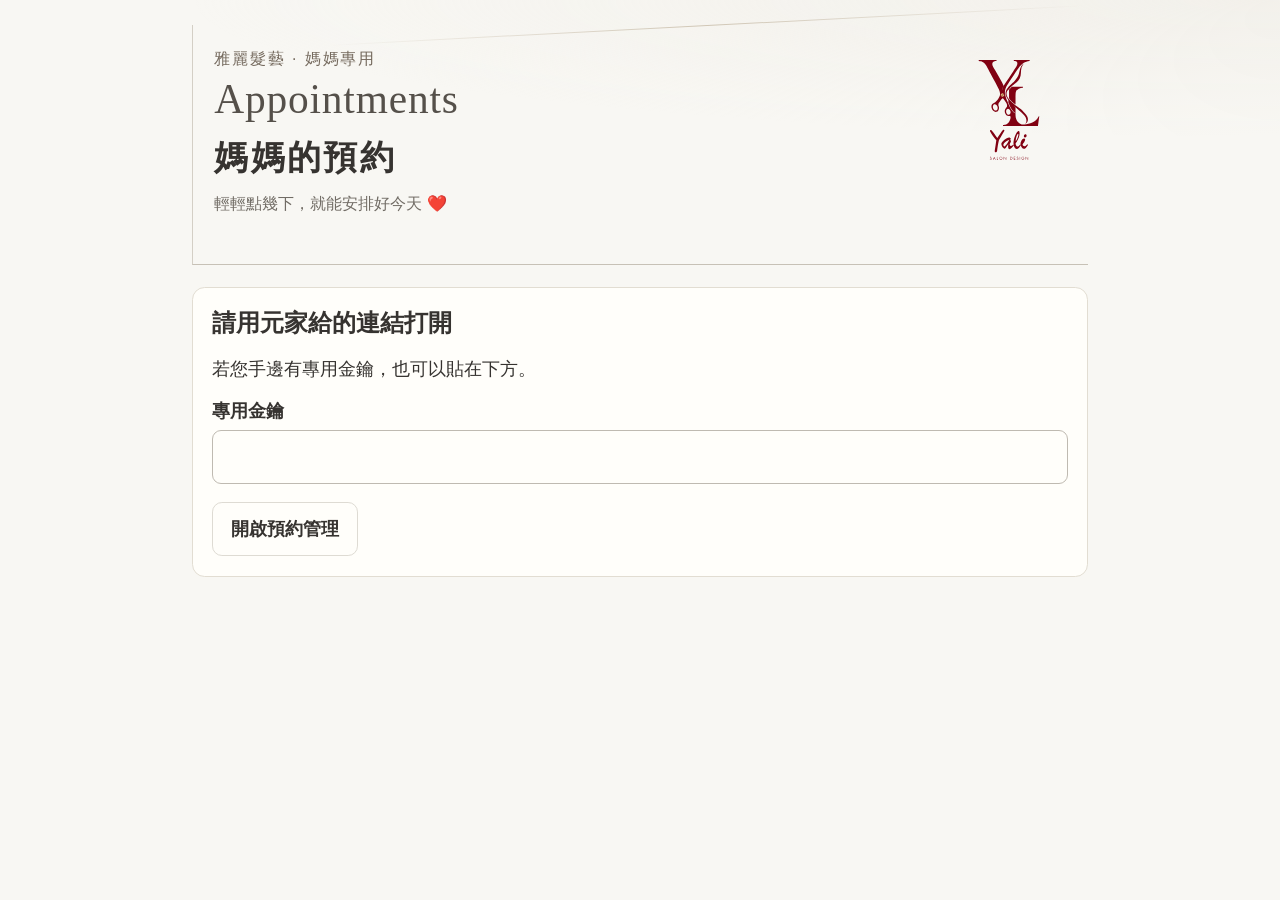
<file: index.html>
<!doctype html>
<html lang="zh-Hant">
<head>
  <title>雅麗日常</title>
  <meta name="robots" content="noindex,nofollow">
  <meta name="theme-color" content="#f7f4ee">
  <meta name="apple-mobile-web-app-capable" content="yes">
  <meta name="apple-mobile-web-app-title" content="雅麗日常">
  <meta name="referrer" content="no-referrer">
  <link rel="stylesheet" href="line-links.css?v=13">
  <link rel="manifest" href="manifest.webmanifest?v=13">
  <link rel="apple-touch-icon" href="icons/icon-180-v2.png?v=13">
  <link rel="icon" href="icons/icon-192-v2.png?v=13">
  <script src="connection.js?v=13"></script><link rel="stylesheet" href="send-feedback.css?v=13"><script src="send-feedback.js?v=13"></script>
  
  <meta charset="utf-8">
  <meta name="viewport" content="width=device-width, initial-scale=1, viewport-fit=cover">
  <style>
body.access-locked .wrap > :not(header):not(#accessPanel), body.access-locked .header-actions, body.access-locked #overlay {display:none!important}

/* 雅麗輕盈沙龍系列｜外觀層，不改預約／GAS 邏輯 */
:root{font-size:18px;--bg:#f8f7f3;--paper:#fffefa;--ink:#363330;--muted:#716c65;--accent:#810112;--accent-soft:#f5edeb;--green:#356c55;--green-soft:#edf4ef;--gold:#8b7552;--gold-soft:#f8f1e4;--blue:#526879;--blue-soft:#edf1f4;--line:#dedbd3;--shadow:0 5px 22px #4c423308}
*{box-sizing:border-box}html,body{margin:0;min-height:100%;font-family:-apple-system,BlinkMacSystemFont,'Noto Sans TC','Microsoft JhengHei',sans-serif;color:var(--ink);background:var(--bg);-webkit-text-size-adjust:100%}body{background:radial-gradient(ellipse 85% 20% at 100% 0,#eeebe48c,transparent),var(--bg)}button,input,select,textarea{font:inherit}button,.button-link{min-height:3rem;padding:.65rem 1rem;border:1px solid var(--line);border-radius:.55rem;background:var(--paper);color:var(--ink);cursor:pointer;font-weight:600;text-decoration:none;display:inline-flex;align-items:center;justify-content:center;text-align:center;gap:.35rem;touch-action:manipulation;transition:background .15s,border-color .15s}button:hover,.button-link:hover{background:#efeee8}button:disabled{opacity:.46;cursor:not-allowed}button:focus-visible,input:focus-visible,select:focus-visible,textarea:focus-visible{outline:3px solid #bda38a;outline-offset:3px}input,select,textarea{width:100%;min-height:3rem;padding:.65rem .75rem;font-size:1rem;border:1px solid #bfbab1;border-radius:.5rem;background:#fffefa;color:var(--ink)}input[type=checkbox]{width:1.3rem;height:1.3rem;min-height:auto;accent-color:var(--accent)}label{display:block;font-weight:600;margin:.8rem 0 .4rem}.wrap{max-width:940px;margin:auto;padding:1.4rem 1.2rem 5rem}.header{position:relative;display:grid;grid-template-columns:minmax(0,1fr) 116px;gap:1rem;align-items:center;padding:1.3rem 1.2rem 1.45rem;margin-bottom:1.25rem;border-bottom:1px solid #c7c1b6;border-left:1px solid #d4cfc5;background:transparent}.header:before{content:'';position:absolute;top:0;left:15%;right:-5%;height:1px;background:linear-gradient(90deg,transparent,#d0c6b5,transparent);transform:rotate(-3deg);pointer-events:none}.brand-intro{min-width:0}.brand-logo{align-self:start;padding-top:.25rem}.brand-logo svg{display:block;width:100%;height:auto;max-height:116px}.eyebrow{color:#756a5e;letter-spacing:.12em;font-size:.88rem;font-weight:500}.header h1{font-size:1.9rem;line-height:1.5;letter-spacing:.07em;font-weight:600;margin:.2rem 0 .4rem}.header h1:before{content:'Appointments';display:block;color:#55504a;font:400 2.3rem/1.3 'Brush Script MT','Segoe Script',cursive;letter-spacing:.02em;margin:.2rem 0 .25rem}.small{color:var(--muted);font-size:.9rem;line-height:1.65}.header-actions{grid-column:1/-1;display:flex;gap:.65rem;flex-wrap:wrap;margin-top:.35rem}.header-actions button,.header-actions .button-link{background:#fffefa;min-width:125px;border-radius:.45rem;font-weight:500}.primary{background:#3c3a36;color:#fff;border-color:#3c3a36}.primary:hover{background:#55504a}.good{background:var(--green);color:#fff;border-color:var(--green)}.good:hover{background:#285b45}.danger{color:#9b2532;border-color:#ceacae;background:#fffaf8}.danger:hover{background:#faeeed}.wide{width:100%}.panel,.appointment{background:var(--paper);border:1px solid var(--line);border-radius:.7rem;box-shadow:var(--shadow);padding:1.1rem;margin-bottom:.9rem}.wrap>.panel{padding:1.05rem 1.1rem 1.1rem;background:#fffefa;border-color:#e2ddd2;box-shadow:none}.day-tabs{display:grid;grid-template-columns:repeat(3,minmax(0,1fr));gap:.55rem;margin-bottom:.85rem}.day-tabs button{font-size:1.08rem;font-weight:600;background:#f8f7f2;border-color:#d8d4ca}.day-tabs .active{background:#44413b;border-color:#44413b;color:#fff}.date-line{display:flex;align-items:center;gap:.65rem;flex-wrap:wrap}.date-line input{max-width:240px;flex:1;min-width:160px;text-align:center}.date-line button{font-size:.95rem;font-weight:500}.finish{padding:.85rem 1rem;border-radius:.35rem;background:#f0eee6;border-left:3px solid #aea18b;color:#534e44;font-size:1.08rem;font-weight:600;margin-top:.85rem;line-height:1.6}.notice{padding:.9rem 1rem;border-radius:.5rem;margin:.8rem 0;font-weight:600;background:var(--blue-soft);color:#3e586c;line-height:1.65;overflow-wrap:anywhere;border:1px solid #d6e0e6}.notice.error{background:#fff0ed;color:#9a2635;border-color:#e7c2c0}.notice.success{background:var(--green-soft);color:var(--green);border-color:#c8dccc}.notice[hidden],.overlay[hidden],.modal-message[hidden]{display:none}.section-title{display:flex;justify-content:space-between;align-items:center;margin:1.6rem .1rem .9rem;gap:.7rem}.section-title h2{font-size:1.3rem;font-weight:600;letter-spacing:.04em;margin:0}.section-title .primary{font-size:.95rem;min-height:2.8rem;white-space:nowrap}#appointments{position:relative}h2{font-size:1.35rem;margin:0}h3{font-size:1.05rem;font-weight:600}.appointment{position:relative;border-left:3px solid #958778;padding:1.2rem 1.25rem;background:#fffefa}.appointment.recurring{border-left-color:#7e929e}.appointment.event{border-left-color:#b4a075;background:#fdfaf2}.appointment.skipped{opacity:.75;background:#eeede8}.appointment-top{display:flex;justify-content:space-between;align-items:flex-start;gap:.6rem;flex-wrap:wrap}.time{font-size:1.7rem;line-height:1.3;font-weight:600;letter-spacing:-.02em;color:#3a3733;font-variant-numeric:tabular-nums}.customer{font-size:1.32rem;font-weight:650;margin:.6rem 0 .3rem}.service{font-size:1.08rem;line-height:1.6}.subline{color:var(--muted);font-size:.94rem;margin-top:.45rem;line-height:1.6;overflow-wrap:anywhere}.pill{display:inline-block;border-radius:99px;padding:.3rem .65rem;font-size:.83rem;font-weight:600;background:#eeeae3;color:#65594e;line-height:1.5}.pill.blue{background:var(--blue-soft);color:#526879}.pill.gold{background:var(--gold-soft);color:#826b43}.appointment-actions{display:flex;flex-wrap:wrap;gap:.55rem;margin-top:1rem;padding-top:.9rem;border-top:1px solid #e9e5dd}.appointment-actions .main-action{flex:1 1 200px;font-size:1.08rem}.appointment-actions button{font-weight:600}.empty{text-align:center;padding:2rem 1rem;color:var(--muted);line-height:1.8}.overlay{position:fixed;inset:0;background:#302e294d;backdrop-filter:blur(5px);z-index:1000;display:flex;justify-content:center;align-items:flex-end;padding:.65rem}.sheet{width:min(100%,720px);max-height:94vh;max-height:94svh;overflow-y:auto;background:#faf9f5;border:1px solid #e2ddd1;border-radius:1rem 1rem .6rem .6rem;padding:1.2rem;box-shadow:0 18px 60px #302e2926}.sheet:before{content:'YALI · SALON DESIGN';display:block;font:500 .67rem Georgia,serif;letter-spacing:.22em;color:#948776;padding:.1rem .1rem .9rem}.sheet-head{display:flex;justify-content:space-between;align-items:center;gap:.8rem;margin-bottom:1rem;padding-bottom:.75rem;border-bottom:1px solid #d8d1c4}.sheet-head h2{font-size:1.4rem;font-weight:600;letter-spacing:.04em}.sheet-head .close{min-width:3rem;font-size:1.45rem;background:#fffefa}.sheet .panel{box-shadow:none}.choice-grid{display:grid;grid-template-columns:repeat(2,minmax(0,1fr));gap:.55rem;margin:.7rem 0}.choice-grid button{min-height:3.8rem;display:flex;flex-direction:column;white-space:normal}.choice-grid button span{font-size:.88rem;font-weight:500;line-height:1.6}.slot-grid{display:grid;grid-template-columns:repeat(3,minmax(0,1fr));gap:.5rem;margin:.6rem 0}.slot-grid button{min-height:3.1rem;font-size:1rem}.review{text-align:center;background:#fffefa;border:1px solid var(--line);border-radius:.65rem;padding:1.2rem .8rem}.review:before{content:'APPOINTMENT';display:block;font:500 .68rem Georgia,serif;letter-spacing:.2em;color:#948776;margin-bottom:1rem}.old-time{color:#817970;text-decoration:line-through;font-size:1.12rem;margin:.5rem 0}.new-time{color:var(--green);font-size:1.85rem;line-height:1.4;font-weight:650;overflow-wrap:anywhere}.action-stack{display:grid;gap:.65rem;margin-top:1rem}.action-stack button{width:100%;min-height:3.4rem;font-size:1.08rem}.modal-message{padding:.85rem;border-radius:.5rem;background:#fff0ed;color:#9a2635;font-weight:600;margin:.65rem 0;line-height:1.65;overflow-wrap:anywhere;border:1px solid #e7c2c0}.service-check{display:flex;align-items:center;gap:.7rem;margin:.5rem 0;padding:.7rem;background:#fffefa;border:1px solid var(--line);border-radius:.5rem}.weekday-row{display:grid;grid-template-columns:repeat(7,minmax(0,1fr));gap:.25rem}.weekday-row label{display:flex;flex-direction:column;align-items:center;background:#fffefa;border:1px solid var(--line);padding:.5rem 0;border-radius:.4rem}.debug{font-size:.75rem;color:#817970;text-align:right;margin-top:.5rem}.preview-banner{font-size:14px;color:#6b6254;padding:10px 15px;background:#efeadd;border-bottom:1px solid #d4caba;text-align:center;line-height:1.7}
@media(min-width:800px){.overlay{align-items:center}.sheet{border-radius:.85rem}.header-actions{grid-column:1;grid-row:2}.brand-logo{grid-column:2;grid-row:1/3}.header{padding-bottom:1.6rem}.date-line input{max-width:none}}
@media(max-width:600px){.wrap{padding:.7rem .65rem 4rem}.header{grid-template-columns:minmax(0,1fr) 80px;padding:.9rem .55rem 1.1rem;gap:.8rem;margin-bottom:1rem}.header h1{font-size:1.65rem;letter-spacing:.04em}.header h1:before{font-size:1.85rem;margin-top:.1rem}.eyebrow{font-size:.83rem;letter-spacing:.04em}.brand-logo svg{max-height:90px}.header .small{font-size:.9rem}.header-actions{width:100%;gap:.5rem}.header-actions>*{flex:1}.wrap>.panel{padding:.85rem .75rem}.date-line{display:grid;grid-template-columns:1fr 1fr;gap:.5rem}.date-line input{grid-column:1/-1;grid-row:1;max-width:none;min-width:0;width:100%}.date-line button{font-size:.94rem;padding:.6rem}.section-title{gap:.5rem;align-items:flex-start}.section-title h2{font-size:1.12rem;line-height:1.7}.section-title .primary{font-size:.91rem;padding:.6rem .8rem;flex:none}.appointment{padding:1rem .85rem}.time{font-size:1.55rem}.customer{font-size:1.3rem}.pill{font-size:.81rem}.appointment-actions{gap:.5rem}.appointment-actions button{flex:1 1 100px;padding:.65rem .6rem;font-size:.96rem}.appointment-actions .main-action{flex-basis:100%;font-size:1.08rem}.sheet{padding:1rem .8rem;max-height:94svh}.sheet-head h2{font-size:1.3rem}.slot-grid{grid-template-columns:repeat(3,minmax(0,1fr))}.weekday-row{gap:.2rem}.weekday-row label{font-size:.95rem}}
@media(prefers-reduced-motion:reduce){button,.button-link{transition:none}}

.header:before{right:0}.wrap,.header,.panel,.appointment{min-width:0} .service,.customer{overflow-wrap:anywhere}
@media(max-width:600px){.section-title{display:grid;grid-template-columns:1fr auto;gap:.55rem}.section-title h2{grid-column:1/-1}.section-title .primary{grid-column:2;justify-self:end}}


</style>
<link rel="stylesheet" href="calendar.css?v=13">
<link rel="stylesheet" href="month.css?v=13">
<link rel="stylesheet" href="customer-edit.css?v=13">
</head>

<body class="access-locked">
  <main class="wrap">
    <header class="header">
      <div class="brand-intro">
        <div class="eyebrow">雅麗髮藝 · 媽媽專用</div>
        <h1>媽媽的預約</h1>
        <div class="small">輕輕點幾下，就能安排好今天 ❤️</div>
      </div>
      <div class="brand-logo" aria-hidden="true"><svg xmlns="http://www.w3.org/2000/svg" viewBox="0 0 1000 1000" width="1000" height="1000"><path fill="#810112" fill-rule="evenodd" d="M 392.3612862547289 60.0 C 392.3613 60.0000 392.3613 68.6255 392.3613 68.6255 C 377.9209 69.2272 361.3031 70.4669 356.7812 87.3140 C 354.9626 94.0895 356.5081 103.1720 358.9376 109.5965 C 363.7287 122.2657 377.5391 143.4887 384.4564 155.3864 C 401.7615 185.1512 419.0874 214.6575 435.7003 244.8067 C 440.2759 253.1107 452.2071 274.1416 453.0990 282.1059 C 453.1759 282.7923 444.0194 300.6948 443.0359 303.6696 C 441.4105 308.5863 440.3215 315.0208 439.0826 320.2018 C 439.0826 320.2018 439.8014 320.2018 439.8014 320.2018 C 444.8794 301.7361 449.9904 290.9072 459.5681 274.1992 C 467.0114 261.2147 477.1786 247.4369 485.4829 234.8169 C 485.4829 234.8169 538.5431 154.1821 538.5431 154.1821 C 547.4098 140.7075 564.4387 117.3862 569.5429 103.1274 C 571.1643 98.5977 572.8705 88.2093 571.6992 83.7201 C 567.8793 69.0792 554.0422 70.1388 541.8695 68.2661 C 541.8695 68.2661 541.5101 60.7188 541.5101 60.7188 C 541.5101 60.7188 678.0801 60.7188 678.0801 60.7188 C 678.0801 60.7188 677.7207 68.2661 677.7207 68.2661 C 657.0124 71.3340 642.2099 74.5945 624.5303 86.9546 C 616.6154 92.4880 607.0573 101.2171 600.4508 108.1589 C 578.9258 130.7765 557.9933 166.1460 540.5244 191.8586 C 526.3708 212.6915 512.6352 233.2687 498.9330 254.3928 C 488.4432 270.5646 477.7366 285.3947 471.0687 303.6696 C 465.3288 319.4011 463.3542 333.6836 465.3184 350.3909 C 467.7797 371.3260 477.6573 394.9250 485.4070 414.5760 C 495.5307 440.2469 505.5112 467.0546 521.3840 489.8361 C 526.4382 497.0902 533.2456 505.7377 539.7131 511.7591 C 542.2366 514.1085 554.6639 518.6092 556.2453 520.7440 C 556.2453 525.7755 556.2453 531.1665 556.2453 536.2909 C 556.2453 583.2629 589.3096 615.6242 618.0612 615.6242 C 656.1570 615.6242 715.1721 602.8850 743.4899 566.0277 C 745.9747 562.7937 749.5564 557.4887 751.3971 553.8072 C 751.3971 553.8072 754.9905 546.6204 754.9905 546.6204 C 755.1381 546.5427 760.3881 546.3029 761.1003 546.2610 C 761.1003 546.2610 749.5996 630.0000 749.5996 630.0000 C 749.5996 630.0000 448.4269 630.0000 448.4269 630.0000 C 448.3004 627.4700 447.0812 623.5173 449.1456 621.7339 C 449.5332 621.3991 463.5395 619.4963 465.6778 618.8588 C 477.5575 615.3166 489.0442 607.9464 496.9451 598.3733 C 514.2469 577.4098 521.0246 537.9950 503.9172 542.4962 C 487.8123 546.8115 470.5089 534.4565 465.2689 514.9005 C 460.0289 495.3446 466.3966 485.5233 472.8657 476.1791 C 479.3348 466.8348 483.6475 464.6784 483.6475 455.3342 C 483.6475 434.4893 473.7858 424.5484 461.0488 407.1178 C 458.9931 404.3001 447.5717 391.0941 446.2705 391.0025 C 443.1293 390.7815 433.3323 399.9874 425.7850 412.2068 C 415.3625 428.0202 408.8934 433.7705 408.8934 440.9584 C 408.8934 448.8651 406.7371 445.2711 412.1285 460.8056 C 417.7795 481.8953 408.6832 502.6567 391.8114 507.1775 C 374.9397 511.6983 356.6813 498.2665 351.0304 477.1768 C 345.3794 456.0870 350.6715 441.6772 359.2970 437.3644 C 389.4861 422.2699 425.5578 381.5695 422.9098 348.9533 C 420.8624 323.7337 408.2841 303.1213 396.7678 281.2800 C 388.1000 264.8410 379.3101 248.5387 370.4659 232.1904 C 370.4659 232.1904 326.6179 151.1380 326.6179 151.1380 C 310.3948 121.1499 295.3815 83.1496 260.1040 71.8600 C 254.8528 70.1795 245.1491 69.2816 239.2591 68.2661 C 239.2591 68.2661 238.8997 60.7188 238.8997 60.7188 C 238.8997 60.7188 392.3613 60.0000 392.3613 60.0000 Z M 374.3240260118171 441.9135799263481 C 363.5874 444.7904 358.1321 459.2457 362.1391 474.2002 C 366.1462 489.1547 378.0983 498.9456 388.8349 496.0688 C 399.5715 493.1919 405.0268 478.7367 401.0198 463.7822 C 397.0127 448.8276 385.0606 439.0367 374.3240 441.9136 Z M 487.73207212420715 482.09231027055273 C 477.7624 484.7637 472.6788 498.1198 476.3777 511.9240 C 480.0765 525.7281 491.1570 534.7531 501.1267 532.0817 C 511.0964 529.4103 516.1799 516.0543 512.4811 502.2501 C 508.7823 488.4459 497.7018 479.4209 487.7321 482.0923 Z"/><path fill="#810112" fill-rule="evenodd" d="M 627.4054224464061 89.4703656998739 C 619.9621 100.7481 612.2972 111.5587 608.3575 124.6910 C 598.8542 156.3689 608.3021 186.5469 591.8253 219.5712 C 585.7630 231.7220 575.9325 242.1805 566.3083 251.5574 C 562.7798 254.9953 556.9819 258.9408 553.0158 262.0807 C 550.3714 264.1741 547.5482 266.3367 544.6050 268.5705 C 541.6618 270.8042 538.6545 273.0306 535.4655 275.4996 C 532.2765 277.9687 528.3848 281.3004 525.5409 284.6561 C 522.6971 288.0119 520.4717 288.7950 517.6397 291.7577 C 514.8078 294.7203 511.9650 297.6943 509.1386 300.6512 C 506.3121 303.6081 503.5021 306.5478 500.7358 309.4418 C 497.9695 312.3358 496.6461 314.3007 494.2949 316.5479 C 491.9436 318.7951 488.5678 322.2944 485.8097 326.2876 C 483.0516 330.2808 482.2691 333.2756 481.1875 336.7634 C 480.1060 340.2513 479.3771 343.8249 479.0599 347.4860 C 478.7427 351.1471 478.8372 354.8956 479.4024 358.7335 C 479.9676 362.5714 481.0036 366.4987 482.5694 370.5170 C 482.9057 371.3802 483.2720 372.2533 483.6650 373.1335 C 484.0580 374.0138 484.4777 374.9014 484.9207 375.7936 C 485.3638 376.6858 485.8302 377.5826 486.3167 378.4816 C 486.8032 379.3805 487.3098 380.2815 487.8332 381.1820 C 488.3566 382.0825 488.8968 382.9824 489.4504 383.8793 C 490.0041 384.7761 490.5713 385.6699 491.1486 386.5579 C 491.7260 387.4460 492.3135 388.3283 492.9080 389.2024 C 493.5025 390.0764 494.1038 390.9422 494.7088 391.7971 C 495.3138 392.6520 495.9946 393.4527 496.7957 394.1681 C 497.5968 394.8834 498.3706 395.5677 499.1462 396.2579 C 499.9219 396.9480 500.5882 397.6398 501.2030 398.3936 C 501.8178 399.1473 502.3179 399.9133 502.8768 400.6565 C 503.4863 401.4670 504.0861 402.2479 504.7058 403.0372 C 505.3255 403.8265 505.9382 404.5796 506.5719 405.3462 C 507.2056 406.1128 507.8270 406.8518 508.4732 407.5984 C 509.1195 408.3450 509.7564 409.0720 510.4109 409.8047 C 511.0654 410.5374 511.7082 411.2468 512.3745 411.9646 C 513.0409 412.6824 513.6977 413.3846 514.3731 414.0930 C 515.0485 414.8014 515.7178 415.4924 516.4031 416.1935 C 517.0884 416.8946 517.7647 417.5751 518.4635 418.2681 C 519.1622 418.9612 519.8542 419.6414 520.5650 420.3312 C 521.2758 421.0209 521.9829 421.6966 522.7070 422.3849 C 523.4312 423.0732 524.1497 423.7444 524.8908 424.4307 C 525.6319 425.1169 526.3705 425.7932 527.1279 426.4815 C 528.8870 428.0803 530.6470 429.6383 532.4664 431.2081 C 534.2858 432.7780 536.1070 434.3194 537.9779 435.8661 C 539.8487 437.4129 541.7258 438.9268 543.6484 440.4447 C 545.5710 441.9626 547.5281 443.4103 549.2726 445.1988 C 551.0171 446.9873 552.9478 448.5405 554.9860 449.9595 C 557.0241 451.3786 559.0745 452.7905 561.1313 454.1991 C 563.1881 455.6076 565.2514 457.0129 567.3152 458.4187 C 569.3791 459.8245 571.4436 461.2308 573.5029 462.6415 C 575.5622 464.0521 577.6163 465.4671 579.6595 466.8903 C 581.7026 468.3134 583.7348 469.7447 585.7502 471.1880 C 587.7656 472.6313 589.7642 474.0866 591.7402 475.5577 C 593.7162 477.0288 595.6697 478.5158 597.5947 480.0223 C 603.0136 484.2632 620.9363 499.8991 636.7497 518.5876 C 653.2818 538.7137 663.3449 550.2144 663.3449 571.0593 C 663.3449 589.0290 656.1570 604.1236 639.6248 610.5927 C 647.5315 597.6545 650.4067 595.4981 650.4067 581.8411 C 650.4067 550.9332 623.0927 525.7755 575.7627 485.2557 C 573.7009 483.5376 555.5265 468.2724 545.4634 459.6469 C 549.0574 463.2409 552.6513 466.8348 556.2453 470.4288 C 556.2453 470.4288 556.2453 520.0252 556.2453 520.0252 C 552.7951 517.0063 549.4168 514.2749 545.9435 511.2353 C 544.9865 510.3781 543.9753 509.7764 542.8599 508.7899 C 541.7445 507.8035 540.7736 506.8108 539.6433 505.6351 C 538.5131 504.4593 537.4411 503.2943 536.3207 502.0176 C 535.2003 500.7409 534.1409 499.4926 533.0713 498.1807 C 532.0017 496.8688 531.0007 495.6024 530.0157 494.3255 C 529.0307 493.0486 528.1369 491.8510 527.2783 490.6725 C 526.4197 489.4939 525.6560 488.4197 524.9516 487.4122 C 524.2472 486.4047 523.6617 485.5305 523.1452 484.7619 C 522.6286 483.9932 522.2331 483.3813 521.9320 482.9226 C 521.2785 481.9270 520.6801 480.9627 520.0486 479.9555 C 519.4172 478.9483 518.8361 477.9738 518.2251 476.9552 C 517.6142 475.9365 517.0483 474.9508 516.4564 473.9211 C 515.8646 472.8913 515.3125 471.8939 514.7385 470.8535 C 514.1644 469.8131 513.6250 468.8039 513.0676 467.7536 C 512.5102 466.7032 511.9826 465.6825 511.4408 464.6231 C 510.8990 463.5636 510.3825 462.5321 509.8553 461.4645 C 509.3282 460.3968 508.8223 459.3555 508.3088 458.2808 C 507.7954 457.2061 507.2996 456.1561 506.7990 455.0756 C 506.2984 453.9951 505.8123 452.9378 505.3237 451.8527 C 504.8351 450.7677 504.3583 449.7047 503.8809 448.6165 C 503.4035 447.5282 502.9355 446.4611 502.4685 445.3711 C 502.3916 445.1916 502.2989 444.9755 502.1933 444.7290 C 502.0877 444.4824 501.9690 444.2055 501.8401 443.9046 C 501.7111 443.6036 501.5785 443.2875 501.4330 442.9444 C 501.2876 442.6012 501.1648 442.2389 500.9812 441.8775 C 500.7977 441.5162 500.6089 441.1436 500.4185 440.7658 C 500.2281 440.3880 500.0398 440.0139 499.8499 439.6315 C 499.6600 439.2492 499.4755 438.8757 499.2934 438.5006 C 499.1112 438.1256 498.9348 437.7571 498.7677 437.4012 C 498.6006 437.0453 498.4461 436.7095 498.3014 436.3846 C 498.1568 436.0597 498.0279 435.7602 497.9130 435.4782 C 497.7981 435.1963 497.6998 434.9388 497.6220 434.7116 C 497.5441 434.4844 497.4865 434.2876 497.4530 434.1271 C 497.3382 433.5777 497.3016 432.9297 497.0481 432.3009 C 496.7947 431.6722 496.5238 430.9946 496.2340 430.2713 C 495.9442 429.5480 495.6417 428.7872 495.3258 427.9912 C 495.0099 427.1952 494.3511 426.5010 494.3722 425.5160 C 494.3934 424.5310 494.4224 423.5218 494.4548 422.5038 C 494.4871 421.4858 494.5229 420.4588 494.5574 419.4381 C 494.5920 418.4174 494.6253 417.4029 494.6530 416.4099 C 494.6806 415.4168 494.7025 414.4452 494.7142 413.5102 C 494.7258 412.5753 494.7272 411.6769 494.7137 410.8303 C 494.7003 409.9837 494.6720 409.1889 494.6244 408.4610 C 494.5768 407.7332 494.5098 407.0723 494.4189 406.4936 C 494.3280 405.9148 494.2132 405.4182 494.0700 405.0189 C 493.9999 404.8236 493.8974 404.5919 493.7672 404.3295 C 493.6371 404.0671 493.4794 403.7742 493.2990 403.4567 C 493.1187 403.1392 492.9158 402.7971 492.6953 402.4364 C 492.4747 402.0757 492.2365 401.6964 491.9856 401.3044 C 491.7348 400.9125 491.4713 400.5078 491.2000 400.0965 C 490.9288 399.6852 490.6498 399.2673 490.3681 398.8486 C 490.0864 398.4299 489.8020 398.0105 489.5198 397.5964 C 489.2376 397.1822 488.9576 396.7734 488.6848 396.3757 C 488.4120 395.9781 488.1464 395.5917 487.8930 395.2225 C 487.6395 394.8533 487.3982 394.5013 487.1740 394.1725 C 486.9498 393.8436 486.7428 393.5380 486.5578 393.2614 C 486.3728 392.9849 486.2099 392.7376 486.0741 392.5253 C 485.4443 391.5412 484.8173 390.5370 484.1965 389.5146 C 483.5756 388.4922 482.9610 387.4516 482.3558 386.3948 C 481.7505 385.3381 481.1548 384.2652 480.5718 383.1781 C 479.9889 382.0910 479.4187 380.9897 478.8646 379.8762 C 478.3104 378.7627 477.7724 377.6370 477.2538 376.5011 C 476.7352 375.3652 476.2359 374.2190 475.7594 373.0647 C 475.2829 371.9104 474.8291 370.7478 474.4013 369.5790 C 473.9735 368.4102 473.5717 367.2352 473.1993 366.0560 C 472.8268 364.8767 472.4837 363.6932 472.1733 362.5074 C 471.8628 361.3217 471.5850 360.1337 471.3431 358.9454 C 471.1013 357.7571 470.8954 356.5686 470.7287 355.3818 C 470.5621 354.1950 470.4347 353.0099 470.3499 351.8285 C 470.0637 347.8394 470.1909 343.9495 470.6804 340.1519 C 471.1699 336.3544 472.0218 332.6491 473.1847 329.0290 C 474.3476 325.4089 475.8215 321.8741 477.5552 318.4176 C 479.2890 314.9610 481.2825 311.5826 483.4846 308.2755 C 485.6867 304.9683 488.0973 301.7324 490.6653 298.5606 C 493.2332 295.3888 495.9584 292.2812 498.7897 289.2308 C 501.6210 286.1804 504.5583 283.1871 507.5505 280.2439 C 510.5426 277.3008 513.5895 274.4078 516.6400 271.5578 C 519.6904 268.7079 522.7444 265.9011 525.7507 263.1304 C 528.7570 260.3597 531.7156 257.6251 534.5752 254.9195 C 537.4349 252.2139 540.1956 249.5374 542.8060 246.8829 C 545.4165 244.2284 547.8767 241.5960 550.1356 238.9786 C 557.8528 230.0361 565.7546 219.6996 571.6992 209.5082 C 575.2934 203.3464 580.5609 192.4315 583.1999 185.7881 C 584.8549 181.6217 586.1694 174.0957 587.3241 169.5490 C 592.9780 147.2867 598.3780 118.4677 614.1078 100.9710 C 617.3164 97.4020 623.5328 92.8196 627.4054 89.4704 Z"/><path fill="#810112" fill-rule="evenodd" d="M 620.2175283732661 291.4501891551072 C 620.2175 291.4502 620.2175 298.6381 620.2175 298.6381 C 592.6599 300.9346 565.7821 309.4063 558.0422 339.6091 C 556.2453 351.1097 556.2453 371.5020 556.2453 381.8354 C 556.2453 381.8354 556.2453 444.5523 556.2453 444.5523 C 538.6382 431.8972 510.9678 408.2632 500.5391 389.2055 C 500.5391 389.2055 500.5391 315.8890 500.5391 315.8890 C 500.5391 315.8890 523.8997 291.4502 523.8997 291.4502 C 523.8997 291.4502 620.2175 291.4502 620.2175 291.4502 Z"/><path fill="#D4B87A" fill-rule="evenodd" d="M 455.1866111948809 353.3131537914503 C 459.9526 359.1734 459.5153 367.6885 454.1741 373.0297 C 448.8329 378.3709 440.3178 378.8082 434.4575 374.0422 C 434.4575 374.0422 455.1866 353.3132 455.1866 353.3132 Z"/><path fill="#D4B87A" fill-rule="evenodd" d="M 432.32284656047847 371.90752716693567 C 427.5569 366.0473 427.9942 357.5322 433.3354 352.1910 C 438.6766 346.8498 447.1917 346.4125 453.0519 351.1785 C 453.0519 351.1785 432.3228 371.9075 432.3228 371.9075 Z"/><path fill="#810112" fill-rule="evenodd" d="M 445.00146429821314 762.5611381111432 C 455.2684 750.9134 465.8148 742.2619 476.6405 736.6068 C 487.4662 730.9517 496.1709 728.1241 502.7544 728.1241 C 504.5269 728.1241 506.3353 728.8626 508.1795 730.3397 C 510.0238 731.8168 511.6026 733.5260 512.9160 735.4673 C 514.2294 737.4086 514.9881 738.8435 515.1923 739.7719 C 515.5265 741.2913 515.1818 742.4096 514.1579 743.1271 C 513.1341 743.8445 511.2565 744.7097 508.5252 745.7225 C 509.4131 747.0729 510.5534 748.8033 511.9461 750.9134 C 513.3389 753.0235 514.4323 754.7326 515.2265 756.0410 C 516.0207 757.3492 516.5293 758.5097 516.7521 759.5227 C 517.1979 761.5484 515.9820 765.3255 513.1046 770.8540 C 510.2273 776.3824 508.2535 780.4550 507.1832 783.0715 C 506.1130 785.6880 505.9956 788.8954 506.8312 792.6937 C 508.2054 798.9396 511.7622 802.0627 517.5016 802.0627 C 523.4100 802.0627 531.4360 796.5341 541.5797 785.4770 C 541.5797 785.4770 543.2789 793.2001 543.2789 793.2001 C 527.1424 816.9178 514.4741 828.7766 505.2739 828.7766 C 501.9821 828.7766 499.4032 827.7005 497.5370 825.5481 C 495.6707 823.3959 494.2735 820.2096 493.3451 815.9894 C 491.8780 809.3213 492.1574 799.6570 494.1831 786.9964 C 484.8683 800.6699 477.8504 810.3975 473.1297 816.1793 C 468.4089 821.9610 464.1073 824.8519 460.2247 824.8519 C 458.3677 824.8519 455.6937 823.2482 452.2028 820.0408 C 448.7118 816.8335 445.3284 812.6765 442.0527 807.5700 C 438.7770 802.4636 436.5356 797.1672 435.3287 791.6808 C 434.4559 787.7137 434.1069 784.4010 434.2817 781.7422 C 434.4563 779.0834 435.3345 776.3613 436.9163 773.5760 C 438.4980 770.7907 441.1931 767.1191 445.0015 762.5611 Z M 502.58229722032274 748.6344320939027 C 482.8468 758.6786 469.0863 767.2035 461.3009 774.2091 C 453.5153 781.2146 450.4396 788.4313 452.0737 795.8588 C 452.6679 798.5598 453.6195 800.7754 454.9287 802.5057 C 456.2377 804.2361 457.6941 805.1011 459.2978 805.1011 C 460.2263 805.1011 461.7422 804.5103 463.8457 803.3287 C 471.5568 798.0956 478.1602 791.2799 483.6559 782.8816 C 489.1514 774.4834 495.4603 763.0676 502.5823 748.6344 Z M 600.5963866977294 783.8311385943616 C 600.5964 783.8311 602.6575 793.2001 602.6575 793.2001 C 590.1606 816.5802 578.3836 828.2702 567.3265 828.2702 C 561.3338 828.2702 555.9088 824.9995 551.0513 818.4583 C 546.1937 811.9168 542.5952 803.3287 540.2554 792.6937 C 538.3614 784.0844 538.1356 773.8504 539.5782 761.9914 C 541.0206 750.1326 543.7976 738.1049 547.9088 725.9085 C 552.0202 713.7120 556.7282 703.0770 562.0332 694.0035 C 567.3380 684.9300 572.7141 678.5785 578.1617 674.9491 C 580.3595 673.4299 582.1759 672.6703 583.6108 672.6703 C 585.3833 672.6703 586.7368 673.4510 587.6710 675.0125 C 588.6055 676.5739 589.4904 679.2538 590.3260 683.0520 C 592.9072 694.7842 591.3090 709.1963 585.5314 726.2883 C 579.7539 743.3802 570.2993 760.8309 557.1676 778.6403 C 557.2891 783.0293 557.6099 786.4056 558.1299 788.7688 C 559.3182 794.1707 561.4445 798.5598 564.5083 801.9360 C 567.5722 805.3121 571.1721 807.0003 575.3079 807.0003 C 577.4180 807.0003 579.5159 806.1773 581.6016 804.5314 C 583.6872 802.8855 585.8112 800.8388 587.9737 798.3909 C 590.1361 795.9433 594.3436 791.0900 600.5964 783.8311 Z M 557.7271822070196 761.0418994290703 C 561.1693 756.7372 564.3337 751.8419 567.2203 746.3556 C 570.1068 740.8692 572.6779 735.0031 574.9331 728.7572 C 577.1884 722.5112 578.8023 716.8983 579.7746 711.9184 C 580.7469 706.9385 580.9546 703.1826 580.3975 700.6504 C 579.9704 698.7091 579.0817 697.7385 577.7311 697.7385 C 577.2248 697.7385 576.3562 698.2026 575.1255 699.1311 C 570.9053 703.3513 566.9387 711.6019 563.2257 723.8828 C 559.5128 736.1637 557.6800 748.5501 557.7272 761.0419 Z M 639.2216596063087 728.6305077746913 C 637.1115 728.6305 634.9305 727.8287 632.6786 726.2250 C 630.4266 724.6213 629.0315 722.5956 628.4930 720.1478 C 627.6759 716.4340 628.5385 712.2982 631.0808 707.7403 C 633.6231 703.1826 636.7932 700.9036 640.5915 700.9036 C 643.1237 700.9036 645.4055 701.6843 647.4371 703.2459 C 649.4687 704.8073 650.8095 707.0652 651.4595 710.0193 C 652.2580 713.6487 651.4097 717.6579 648.9146 722.0470 C 646.4196 726.4360 643.1886 728.6305 639.2217 728.6305 Z M 660.281328294195 785.2238619108214 C 660.2813 785.2239 662.3148 794.4662 662.3148 794.4662 C 656.4486 805.0168 650.5602 812.9718 644.6493 818.3316 C 638.7384 823.6913 633.2931 826.3711 628.3131 826.3711 C 621.3920 826.3711 615.4448 822.7417 610.4717 815.4829 C 605.4986 808.2241 602.0650 800.2901 600.1710 791.6808 C 599.4468 788.3890 599.0927 785.2449 599.1088 782.2486 C 599.1247 779.2522 599.3834 776.7833 599.8849 774.8421 C 600.3862 772.9007 601.4480 769.8623 603.0703 765.7264 C 610.9519 747.0729 619.8727 737.7462 629.8325 737.7462 C 634.9812 737.7462 637.9918 739.7297 638.8646 743.6968 C 639.4589 746.3977 638.7203 750.6180 636.6489 756.3574 C 634.5776 762.0970 632.5030 766.1907 630.4250 768.6384 C 624.6416 775.7284 620.9378 780.6660 619.3139 783.4513 C 617.6899 786.2368 617.2679 789.4019 618.0479 792.9468 C 618.7163 795.9854 620.4129 798.5176 623.1375 800.5434 C 625.8620 802.5691 629.0390 803.5819 632.6684 803.5819 C 636.6355 803.5819 640.6830 802.1259 644.8113 799.2140 C 648.9395 796.3020 654.0963 791.6386 660.2813 785.2239 Z M 337.6852007772495 677.1348003649032 C 331.0733 667.0225 339.8892 658.9327 348.7051 665.0000 C 370.7449 687.2472 383.9687 711.5168 399.3965 733.7641 C 417.0284 705.4495 432.4561 681.1799 445.6800 665.0000 C 452.2919 656.9101 465.5158 662.9776 458.9039 673.0900 C 458.9039 673.0900 412.6204 753.9888 412.6204 753.9888 C 406.0085 780.2809 401.6005 814.6629 397.1926 845.0000 C 394.9886 859.1573 375.1529 861.1797 377.3567 845.0000 C 377.3567 845.0000 390.5806 751.9664 390.5806 751.9664 C 368.5408 727.6967 348.7051 697.3596 337.6852 677.1348 Z"/><path fill="#810112" fill-rule="evenodd" d="M 347.2598567567568 900.1893837837838 C 346.7625 899.3461 346.1949 898.6920 345.5571 898.2271 C 344.9193 897.7622 344.0813 897.5298 343.0435 897.5298 C 342.5030 897.5298 341.9894 897.6217 341.5029 897.8054 C 341.0164 897.9893 340.5840 898.2487 340.2055 898.5839 C 339.8272 898.9190 339.5298 899.3190 339.3136 899.7839 C 339.0974 900.2488 338.9893 900.7623 338.9893 901.3245 C 338.9893 901.8435 339.1137 902.3029 339.3623 902.7029 C 339.6110 903.1029 339.9191 903.4543 340.2867 903.7570 C 340.6542 904.0597 341.0650 904.3192 341.5191 904.5354 C 341.9732 904.7517 342.4056 904.9571 342.8165 905.1516 C 342.8165 905.1516 344.4382 905.8652 344.4382 905.8652 C 345.2382 906.2112 345.9895 906.5842 346.6923 906.9842 C 347.3950 907.3842 348.0166 907.8490 348.5572 908.3788 C 349.0977 908.9085 349.5248 909.5247 349.8383 910.2274 C 350.1518 910.9302 350.3086 911.7680 350.3086 912.7411 C 350.3086 913.8221 350.1086 914.8222 349.7085 915.7411 C 349.3085 916.6600 348.7572 917.4547 348.0544 918.1251 C 347.3517 918.7953 346.5355 919.3251 345.6058 919.7143 C 344.6760 920.1035 343.6813 920.2981 342.6218 920.2981 C 341.6489 920.2981 340.7408 920.1467 339.8975 919.8439 C 339.0542 919.5413 338.3028 919.1143 337.6433 918.5628 C 336.9838 918.0115 336.4271 917.3466 335.9730 916.5682 C 335.5189 915.7898 335.1946 914.9250 335.0000 913.9735 C 335.0000 913.9735 337.6595 913.2276 337.6595 913.2276 C 337.7460 913.8546 337.9298 914.4439 338.2109 914.9951 C 338.4920 915.5466 338.8433 916.0276 339.2650 916.4385 C 339.6866 916.8493 340.1785 917.1736 340.7408 917.4115 C 341.3029 917.6493 341.9083 917.7683 342.5570 917.7683 C 343.2057 917.7683 343.8328 917.6493 344.4382 917.4115 C 345.0436 917.1736 345.5787 916.8439 346.0436 916.4223 C 346.5084 916.0006 346.8814 915.4979 347.1626 914.9142 C 347.4437 914.3302 347.5841 913.6925 347.5841 913.0005 C 347.5841 912.2870 347.4545 911.6816 347.1950 911.1843 C 346.9355 910.6870 346.5950 910.2545 346.1734 909.8869 C 345.7517 909.5194 345.2706 909.2003 344.7300 908.9302 C 344.1895 908.6599 343.6382 908.3950 343.0759 908.1355 C 343.0759 908.1355 341.5839 907.4868 341.5839 907.4868 C 340.8704 907.1626 340.1894 906.8166 339.5407 906.4489 C 338.8920 906.0814 338.3244 905.6598 337.8379 905.1841 C 337.3514 904.7084 336.9676 904.1516 336.6866 903.5137 C 336.4054 902.8759 336.2649 902.1137 336.2649 901.2272 C 336.2649 900.2758 336.4487 899.4164 336.8162 898.6487 C 337.1839 897.8812 337.6866 897.2271 338.3244 896.6865 C 338.9623 896.1460 339.6921 895.7297 340.5137 895.4378 C 341.3354 895.1459 342.2002 895.0000 343.1084 895.0000 C 344.4706 895.0000 345.7031 895.3297 346.8058 895.9892 C 347.9085 896.6487 348.7842 897.5838 349.4329 898.7946 C 349.4329 898.7946 347.2599 900.1894 347.2599 900.1894 Z M 373.2065972972973 901.3569594594595 C 373.2066 901.3570 369.0227 911.1518 369.0227 911.1518 C 369.0227 911.1518 377.2932 911.1518 377.2932 911.1518 C 377.2932 911.1518 373.2066 901.3570 373.2066 901.3570 Z M 367.9199972972973 913.6815675675674 C 367.9200 913.6816 364.9685 920.6224 364.9685 920.6224 C 364.9685 920.6224 361.9846 920.6224 361.9846 920.6224 C 361.9846 920.6224 373.2715 895.0000 373.2715 895.0000 C 373.2715 895.0000 384.2665 920.6224 384.2665 920.6224 C 384.2665 920.6224 381.2501 920.6224 381.2501 920.6224 C 381.2501 920.6224 378.3636 913.6816 378.3636 913.6816 C 378.3636 913.6816 367.9200 913.6816 367.9200 913.6816 Z M 398.6669 916.9249324324323 C 398.6669 916.9249 405.4131 916.9249 405.4131 916.9249 C 405.4131 916.9249 405.4131 919.4549 405.4131 919.4549 C 405.4131 919.4549 395.9425 919.4549 395.9425 919.4549 C 395.9425 919.4549 395.9425 895.0000 395.9425 895.0000 C 395.9425 895.0000 398.6669 895.0000 398.6669 895.0000 C 398.6669 895.0000 398.6669 916.9249 398.6669 916.9249 Z M 429.8354891891892 897.5297621621621 C 428.4300 897.5298 427.1166 897.7947 425.8948 898.3244 C 424.6732 898.8542 423.6137 899.5785 422.7164 900.4974 C 421.8191 901.4164 421.1109 902.4922 420.5920 903.7246 C 420.0730 904.9571 419.8136 906.2652 419.8136 907.6491 C 419.8136 909.0328 420.0730 910.3356 420.5920 911.5573 C 421.1109 912.7790 421.8244 913.8492 422.7326 914.7682 C 423.6408 915.6871 424.7056 916.4168 425.9273 916.9574 C 427.1489 917.4980 428.4517 917.7683 429.8355 917.7683 C 431.2193 917.7683 432.5221 917.4980 433.7438 916.9574 C 434.9654 916.4168 436.0303 915.6871 436.9384 914.7682 C 437.8466 913.8492 438.5602 912.7790 439.0791 911.5573 C 439.5980 910.3356 439.8575 909.0328 439.8575 907.6491 C 439.8575 906.2652 439.5980 904.9571 439.0791 903.7246 C 438.5602 902.4922 437.8520 901.4164 436.9547 900.4974 C 436.0573 899.5785 434.9978 898.8542 433.7762 898.3244 C 432.5545 897.7947 431.2410 897.5298 429.8355 897.5298 Z M 429.8354891891892 895.0 C 431.5869 895.0000 433.2356 895.3297 434.7817 895.9892 C 436.3277 896.6487 437.6791 897.5568 438.8358 898.7137 C 439.9926 899.8704 440.9062 901.2164 441.5764 902.7516 C 442.2467 904.2867 442.5819 905.9300 442.5819 907.6815 C 442.5819 909.4329 442.2467 911.0762 441.5764 912.6114 C 440.9062 914.1465 439.9926 915.4818 438.8358 916.6169 C 437.6791 917.7521 436.3277 918.6494 434.7817 919.3089 C 433.2356 919.9683 431.5869 920.2981 429.8355 920.2981 C 428.0841 920.2981 426.4354 919.9683 424.8894 919.3089 C 423.3434 918.6494 421.9920 917.7521 420.8352 916.6169 C 419.6784 915.4818 418.7649 914.1465 418.0946 912.6114 C 417.4243 911.0762 417.0892 909.4329 417.0892 907.6815 C 417.0892 905.9300 417.4243 904.2867 418.0946 902.7516 C 418.7649 901.2164 419.6784 899.8704 420.8352 898.7137 C 421.9920 897.5568 423.3434 896.6487 424.8894 895.9892 C 426.4354 895.3297 428.0841 895.0000 429.8355 895.0000 Z M 454.2578972972973 895.0 C 454.2579 895.0000 473.3289 914.9789 473.3289 914.9789 C 473.3289 914.9789 473.3289 896.0378 473.3289 896.0378 C 473.3289 896.0378 476.0532 896.0378 476.0532 896.0378 C 476.0532 896.0378 476.0532 921.5954 476.0532 921.5954 C 476.0532 921.5954 456.9824 901.6489 456.9824 901.6489 C 456.9824 901.6489 456.9824 920.4926 456.9824 920.4926 C 456.9824 920.4926 454.2579 920.4926 454.2579 920.4926 C 454.2579 920.4926 454.2579 895.0000 454.2579 895.0000 Z M 516.4329297297297 916.9249324324323 C 517.1681 916.9249 517.8816 916.8925 518.5736 916.8277 C 519.2655 916.7629 519.9304 916.6385 520.5682 916.4547 C 521.2061 916.2709 521.8223 916.0115 522.4169 915.6763 C 523.0115 915.3412 523.5899 914.9142 524.1522 914.3952 C 525.1684 913.4438 525.9306 912.3518 526.4387 911.1193 C 526.9468 909.8869 527.2009 908.5896 527.2009 907.2274 C 527.2009 905.8219 526.9360 904.4813 526.4062 903.2057 C 525.8765 901.9299 525.0819 900.8272 524.0224 899.8975 C 522.8981 898.9028 521.7142 898.2596 520.4709 897.9676 C 519.2277 897.6758 517.8816 897.5298 516.4329 897.5298 C 516.4329 897.5298 514.4544 897.5298 514.4544 897.5298 C 514.4544 897.5298 514.4544 916.9249 514.4544 916.9249 C 514.4544 916.9249 516.4329 916.9249 516.4329 916.9249 Z M 511.730072972973 895.0 C 511.7301 895.0000 516.3356 895.0000 516.3356 895.0000 C 517.2438 895.0000 518.1195 895.0378 518.9628 895.1135 C 519.8061 895.1892 520.6169 895.3351 521.3952 895.5514 C 522.1737 895.7676 522.9359 896.0703 523.6819 896.4595 C 524.4278 896.8487 525.1575 897.3460 525.8711 897.9514 C 527.2766 899.1623 528.3036 900.5569 528.9522 902.1353 C 529.6009 903.7138 529.9253 905.4219 529.9253 907.2598 C 529.9253 909.0545 529.6009 910.7194 528.9522 912.2546 C 528.3036 913.7898 527.2982 915.1627 525.9359 916.3737 C 525.2008 917.0223 524.4657 917.5466 523.7305 917.9466 C 522.9954 918.3466 522.2331 918.6602 521.4439 918.8872 C 520.6547 919.1143 519.8331 919.2656 518.9789 919.3412 C 518.1249 919.4170 517.2222 919.4549 516.2708 919.4549 C 516.2708 919.4549 511.7301 919.4549 511.7301 919.4549 C 511.7301 919.4549 511.7301 895.0000 511.7301 895.0000 Z M 541.6013162162162 895.0 C 541.6013 895.0000 554.2829 895.0000 554.2829 895.0000 C 554.2829 895.0000 554.2829 897.5298 554.2829 897.5298 C 554.2829 897.5298 544.3257 897.5298 544.3257 897.5298 C 544.3257 897.5298 544.3257 904.7949 544.3257 904.7949 C 544.3257 904.7949 553.9909 904.7949 553.9909 904.7949 C 553.9909 904.7949 553.9909 907.3247 553.9909 907.3247 C 553.9909 907.3247 544.3257 907.3247 544.3257 907.3247 C 544.3257 907.3247 544.3257 916.9249 544.3257 916.9249 C 544.3257 916.9249 554.2829 916.9249 554.2829 916.9249 C 554.2829 916.9249 554.2829 919.4549 554.2829 919.4549 C 554.2829 919.4549 541.6013 919.4549 541.6013 919.4549 C 541.6013 919.4549 541.6013 895.0000 541.6013 895.0000 Z M 578.2187405405405 900.1893837837838 C 577.7214 899.3461 577.1539 898.6920 576.5159 898.2271 C 575.8781 897.7622 575.0402 897.5298 574.0024 897.5298 C 573.4618 897.5298 572.9484 897.6217 572.4618 897.8054 C 571.9753 897.9893 571.5428 898.2487 571.1645 898.5839 C 570.7861 898.9190 570.4888 899.3190 570.2725 899.7839 C 570.0563 900.2488 569.9482 900.7623 569.9482 901.3245 C 569.9482 901.8435 570.0726 902.3029 570.3212 902.7029 C 570.5699 903.1029 570.8779 903.4543 571.2456 903.7570 C 571.6131 904.0597 572.0239 904.3192 572.4780 904.5354 C 572.9321 904.7517 573.3645 904.9571 573.7753 905.1516 C 573.7753 905.1516 575.3971 905.8652 575.3971 905.8652 C 576.1970 906.2112 576.9484 906.5842 577.6511 906.9842 C 578.3539 907.3842 578.9755 907.8490 579.5161 908.3788 C 580.0567 908.9085 580.4837 909.5247 580.7972 910.2274 C 581.1107 910.9302 581.2675 911.7680 581.2675 912.7411 C 581.2675 913.8221 581.0675 914.8222 580.6675 915.7411 C 580.2674 916.6600 579.7161 917.4547 579.0134 918.1251 C 578.3107 918.7953 577.4943 919.3251 576.5646 919.7143 C 575.6348 920.1035 574.6403 920.2981 573.5807 920.2981 C 572.6078 920.2981 571.6996 920.1467 570.8564 919.8439 C 570.0131 919.5413 569.2617 919.1143 568.6022 918.5628 C 567.9427 918.0115 567.3860 917.3466 566.9319 916.5682 C 566.4779 915.7898 566.1535 914.9250 565.9589 913.9735 C 565.9589 913.9735 568.6184 913.2276 568.6184 913.2276 C 568.7049 913.8546 568.8887 914.4439 569.1698 914.9951 C 569.4509 915.5466 569.8023 916.0276 570.2239 916.4385 C 570.6455 916.8493 571.1375 917.1736 571.6996 917.4115 C 572.2618 917.6493 572.8672 917.7683 573.5159 917.7683 C 574.1646 917.7683 574.7916 917.6493 575.3971 917.4115 C 576.0024 917.1736 576.5376 916.8439 577.0025 916.4223 C 577.4674 916.0006 577.8404 915.4979 578.1214 914.9142 C 578.4026 914.3302 578.5431 913.6925 578.5431 913.0005 C 578.5431 912.2870 578.4134 911.6816 578.1539 911.1843 C 577.8944 910.6870 577.5538 910.2545 577.1322 909.8869 C 576.7106 909.5194 576.2295 909.2003 575.6889 908.9302 C 575.1484 908.6599 574.5969 908.3950 574.0348 908.1355 C 574.0348 908.1355 572.5429 907.4868 572.5429 907.4868 C 571.8293 907.1626 571.1483 906.8166 570.4996 906.4489 C 569.8509 906.0814 569.2833 905.6598 568.7968 905.1841 C 568.3104 904.7084 567.9266 904.1516 567.6455 903.5137 C 567.3643 902.8759 567.2238 902.1137 567.2238 901.2272 C 567.2238 900.2758 567.4076 899.4164 567.7752 898.6487 C 568.1428 897.8812 568.6455 897.2271 569.2833 896.6865 C 569.9212 896.1460 570.6509 895.7297 571.4726 895.4378 C 572.2943 895.1459 573.1591 895.0000 574.0673 895.0000 C 575.4294 895.0000 576.6619 895.3297 577.7647 895.9892 C 578.8674 896.6487 579.7431 897.5838 580.3917 898.7946 C 580.3917 898.7946 578.2187 900.1894 578.2187 900.1894 Z M 595.6678918918919 919.454872972973 C 595.6679 919.4549 592.9435 919.4549 592.9435 919.4549 C 592.9435 919.4549 592.9435 895.0000 592.9435 895.0000 C 592.9435 895.0000 595.6679 895.0000 595.6679 895.0000 C 595.6679 895.0000 595.6679 919.4549 595.6679 919.4549 Z M 631.5069621621622 907.5841486486487 C 631.5285 908.4058 631.5123 909.1950 631.4584 909.9519 C 631.4042 910.7086 631.2853 911.4437 631.1016 912.1572 C 630.9178 912.8708 630.6583 913.5627 630.3232 914.2330 C 629.9880 914.9033 629.5394 915.5628 628.9772 916.2115 C 627.8528 917.5089 626.4906 918.5142 624.8906 919.2277 C 623.2905 919.9413 621.6364 920.2981 619.9282 920.2981 C 618.1984 920.2981 616.5713 919.9630 615.0470 919.2926 C 613.5226 918.6224 612.1928 917.7196 611.0577 916.5844 C 609.9225 915.4493 609.0198 914.1195 608.3494 912.5952 C 607.6792 911.0707 607.3440 909.4437 607.3440 907.7139 C 607.3440 905.9625 607.6792 904.3138 608.3494 902.7678 C 609.0198 901.2218 609.9279 899.8758 611.0739 898.7298 C 612.2199 897.5838 613.5713 896.6757 615.1280 896.0054 C 616.6849 895.3351 618.3390 895.0000 620.0904 895.0000 C 622.2526 895.0000 624.1932 895.4594 625.9122 896.3784 C 627.6312 897.2973 629.1393 898.6000 630.4367 900.2866 C 630.4367 900.2866 628.4582 902.1353 628.4582 902.1353 C 627.4203 900.6866 626.2149 899.5569 624.8419 898.7460 C 623.4689 897.9352 621.8743 897.5298 620.0579 897.5298 C 618.6525 897.5298 617.3443 897.8054 616.1335 898.3568 C 614.9227 898.9083 613.8686 899.6488 612.9712 900.5785 C 612.0739 901.5083 611.3657 902.5894 610.8468 903.8219 C 610.3279 905.0544 610.0684 906.3625 610.0684 907.7463 C 610.0684 909.0436 610.3170 910.2869 610.8144 911.4762 C 611.3117 912.6653 612.0145 913.7248 612.9226 914.6546 C 613.8307 915.5628 614.8902 916.3087 616.1010 916.8925 C 617.3120 917.4764 618.5660 917.7683 619.8634 917.7683 C 620.9228 917.7683 621.9716 917.5845 623.0094 917.2168 C 624.0473 916.8493 624.9824 916.3250 625.8149 915.6438 C 626.6473 914.9627 627.3177 914.1573 627.8258 913.2276 C 628.3339 912.2978 628.5880 911.2599 628.5880 910.1139 C 628.5880 910.1139 621.3229 910.1139 621.3229 910.1139 C 621.3229 910.1139 621.3229 907.5841 621.3229 907.5841 C 621.3229 907.5841 631.5070 907.5841 631.5070 907.5841 Z M 643.2046594594594 895.0 C 643.2047 895.0000 662.2755 914.9789 662.2755 914.9789 C 662.2755 914.9789 662.2755 896.0378 662.2755 896.0378 C 662.2755 896.0378 665.0000 896.0378 665.0000 896.0378 C 665.0000 896.0378 665.0000 921.5954 665.0000 921.5954 C 665.0000 921.5954 645.9290 901.6489 645.9290 901.6489 C 645.9290 901.6489 645.9290 920.4926 645.9290 920.4926 C 645.9290 920.4926 643.2047 920.4926 643.2047 920.4926 C 643.2047 920.4926 643.2047 895.0000 643.2047 895.0000 Z"/></svg></div>
      <div class="header-actions">
        <button type="button" data-act="reload">↻ 更新</button>
        <a id="priceLink" class="button-link" href="#">價目表</a>
      </div>
    </header>

    <section id="accessPanel" class="panel" hidden aria-labelledby="accessTitle">
  <h2 id="accessTitle">請用元家給的連結打開</h2>
  <p>若您手邊有專用金鑰，也可以貼在下方。</p>
  <form id="accessForm">
    <label for="accessKey">專用金鑰</label>
    <input id="accessKey" type="password" autocomplete="off" autocapitalize="off" spellcheck="false" maxlength="64" required aria-describedby="accessError">
    <p id="accessError" role="alert"></p>
    <button type="submit">開啟預約管理</button>
  </form>
</section>
<section class="panel">
      <div class="day-tabs">
        <button id="tabToday" type="button" data-act="today">今天</button>
        <button id="tabTomorrow" type="button" data-act="tomorrow">明天</button>
        <button id="tabOther" type="button" data-act="pickDay">選日期</button>
      </div>

      <div class="date-line">
        <button type="button" data-act="prevDay" aria-label="前一天">‹ 前一天</button>
        <input id="dayPicker" type="date" aria-label="選擇查看日期">
        <button type="button" data-act="nextDay" aria-label="後一天">後一天 ›</button>
      </div>

      <div id="finish" class="finish">正在讀取今天的預約…</div>
    </section>

    <div id="notice" class="notice" role="status" aria-live="polite" hidden></div>

    <div class="section-title">
      <h2 id="dayTitle">今天的安排</h2>
      <button type="button" class="primary" data-act="new">＋ 新增預約</button>
    </div>

    <section id="appointments" aria-live="polite">
      <div class="empty">正在載入，稍等一下喔…</div>
    </section>

    <div id="debug" class="debug"></div>
  </main>

  <div id="overlay" class="overlay" hidden>
    <section class="sheet" role="dialog" aria-modal="true"
             aria-labelledby="dialogTitle">
      <div class="sheet-head">
        <h2 id="dialogTitle">更改時間</h2>
        <button type="button" class="close"
                data-act="close" aria-label="關閉">×</button>
      </div>
      <div id="dialogBody"></div>
    </section>
  </div>

  <script>
    // Public endpoint only. The management key is supplied on the device.
const BASE = "https://script.google.com/macros/s/AKfycbwqoeuDgkqyVVMgauSyui6zdMf8rapHBPWxQ6fylPRLTs8RuibtHjQptaxlDLBkK8Wc/exec";
let KEY = YaliConnection.readKey();
let bookingWriteRevision = 0;
async function call(fn, ...args) {
  const r = await YaliSendFeedback.run(fn, args, () => YaliConnection.call(KEY, fn, ...args));
  if (r && r.code === 'FORBIDDEN') showKeyPrompt();
  else if (r?.ok) document.body.classList.remove('access-locked');
  return r;
}
function showKeyPrompt() {
  KEY = '';
  document.body.classList.add('access-locked');
  document.getElementById('accessPanel').hidden = false;
  document.getElementById('appointments').replaceChildren();
}

    const S = {
      today: '',
      selected: '',
      days: [],
      services: [],
      customers: [],
      dialog: null,
      lastMs: null
    };

    const $ = id => document.getElementById(id);

    function h(value) {
      return String(value == null ? '' : value).replace(
        /[&<>"']/g,
        c => ({
          '&': '&amp;',
          '<': '&lt;',
          '>': '&gt;',
          '"': '&quot;',
          "'": '&#39;'
        })[c]
      );
    }

    function clock(s) {
      return s && s.length >= 16 ? s.slice(11, 16) : '--:--';
    }

    function shortDate(s) {
      return s && s.length >= 10 ? s.slice(5, 10).replace('-', '/') : '';
    }

    function longWhen(s) {
      return s ? shortDate(s.slice(0,10)) + ' ' + clock(s) : '';
    }

    function plusDays(date, amount) {
      const parts = date.split('-').map(Number);
      const utc = new Date(Date.UTC(parts[0], parts[1]-1, parts[2]+amount));
      return utc.toISOString().slice(0,10);
    }

    function weekday(date) {
      const parts = date.split('-').map(Number);
      const n = new Date(Date.UTC(parts[0],parts[1]-1,parts[2])).getUTCDay();
      return ['日','一','二','三','四','五','六'][n];
    }

    function makeOpId() {
      return 'op-' + Date.now().toString(36) +
        '-' + Math.random().toString(36).slice(2,8);
    }

    function responseError(r) {
      return r && r.message ? r.message : '操作沒有完成，請再確認一次';
    }

    function flash(message, type='info') {
      const el = $('notice');
      el.textContent = message;
      el.className = 'notice' +
        (type === 'error' ? ' error' : type === 'success' ? ' success' : '');
      el.hidden = false;
    }

    function statusName(status) {
      return ({
        PENDING: '申請中（要確認）',
        CONFIRMED: '已確認',
        RESCHEDULE_REQUESTED: '客人想改時間',
        COMPLETED: '已完成',
        CANCELLED: '已取消',
        REJECTED: '已拒絕'
      })[status] || status || '未標示';
    }

    function notifyText(item) {
      const c = item.customer || {};
      const n = item.notify;

      if (c.hasLine === false) {
        return '📞 電話客人，改期後記得打電話';
      }

      if (!n || n.status === '已合併') return '';

      if (n.status === '待送' || n.status === '失敗待重試')
        return '⏳ 通知中';

      if (n.status === '已送')
        return '✅ 已通知客人';

      if (n.status === '放棄' || n.status === '過期未送')
        return '⚠️ 沒通知到客人，請手動聯繫';

      if (n.status === '略過')
        return 'ℹ️ ' + (n.error || '系統略過通知');

      return '';
    }

    function replyText(item) {
      const b = item.booking || {};
      const reply = b.reply || '';

      if (reply.startsWith('好的')) return '✅ 客人說好';
      if (reply.startsWith('不方便')) return '⚠️ 客人說時間不方便';

      if (item.notify && item.notify.type === 'TIME_CHANGED')
        return '⏳ 等客人回覆';

      return '';
    }

    function getDay(date) {
      return S.days.find(d => d.date === date) ||
        { date, items: [], finish: null };
    }

    function getItem(id, date) {
      for (const d of S.days) {
        for (const item of (d.items || [])) {
          if (String(item.id) === String(id) &&
              (!date || (item.date || d.date) === date)) {
            return item;
          }
        }
      }
      return null;
    }

    async function loadDays(start='', quiet=false, automatic=false, count=14) {
      const request = ++listRequest;
      const writeRevisionAtStart = bookingWriteRevision;
      const selectedBefore = S.selected;
      const scrollBefore = {x:scrollX, y:scrollY};
      const began = performance.now();

      if (!quiet) {
        $('appointments').innerHTML =
          '<div class="empty">正在更新預約…</div>';
      }

      try {
        const r = await call('apiDays', start, count);

        if (!r || !r.ok) throw new Error(responseError(r));

        if (request !== listRequest || writeRevisionAtStart !== bookingWriteRevision) return false;
        if ((quiet || automatic) && refreshBusy()) { deferRefresh(); return false; }
        if (automatic && S.selected !== selectedBefore) { deferRefresh(); return false; }
        S.today = r.today || S.today;
        if (!S.selected) S.selected = S.today;

        S.days = (r.days || [])
          .slice()
          .sort((a,b) => a.date.localeCompare(b.date));

        S.lastMs = Math.round(performance.now() - began);
        renderHome();
        window.YaliLineLinks?.refresh();
        window.YaliRequests?.refresh();
        window.YaliPush?.refresh();
        if (automatic) window.scrollTo(scrollBefore.x, scrollBefore.y);
        return true;
      } catch (err) {
        if (automatic || request !== listRequest) return false;
        flash('讀取預約失敗：' + (err.message || String(err)), 'error');

        if (!quiet) {
          $('appointments').innerHTML =
            '<div class="empty">目前讀不到預約，請按「更新」重試。</div>';
        }
        return false;
      }
    }

    async function showDay(date) {
      if (!date) return;
      S.selected = date;

      if (!S.days.some(d => d.date === date)) {
        await loadDays(date);
      } else {
        renderHome();
      }
    }

    function renderHome() {
      if (!S.selected) return;

      const d = getDay(S.selected);
      const items = (d.items || [])
        .slice()
        .sort((a,b) => String(a.start).localeCompare(String(b.start)));

      $('dayPicker').value = S.selected;
      $('tabToday').classList.toggle('active', S.selected === S.today);
      $('tabTomorrow').classList.toggle(
        'active', S.selected === plusDays(S.today,1)
      );
      $('tabOther').classList.toggle(
        'active',
        S.selected !== S.today &&
        S.selected !== plusDays(S.today,1)
      );

      const prefix = S.selected === S.today
        ? '今天'
        : S.selected === plusDays(S.today,1) ? '明天' : '這天';

      $('dayTitle').textContent =
        prefix + '的安排 · ' + shortDate(S.selected) +
        '（週' + weekday(S.selected) + '）';

      $('finish').textContent = d.finish
        ? prefix + '預計做到 ' + clock(d.finish)
        : prefix + '目前沒有排定結束時間';

      $('appointments').innerHTML = items.length
        ? items.map(renderItem).join('')
        : '<div class="panel empty">🌷 這一天還沒有安排喔</div>';

      window.YaliRequests?.render();
      window.YaliCalendar?.renderHome();
      window.YaliMonth?.sync();
      $('debug').textContent = S.lastMs == null
        ? ''
        : '測試資訊：本次讀取 ' + S.lastMs + 'ms';
    }

    function renderItem(item) {
      const c = item.customer || {};
      const name = h(c.name || '未填姓名');
      const editCustomer = window.YaliCustomer?.button(c, item.booking?.customerId) || '';
      const service = h((item.services || []).join('、') || '未填服務');
      const start = clock(item.start);
      const end = clock(item.end);

      if (item.kind === 'event') {
        if (window.YaliCalendar) return YaliCalendar.renderItem(item);
        return `
          <article class="appointment event">
            <div class="appointment-top">
              <div class="time">${start}－${end}</div>
              <span class="pill gold">個人行程</span>
            </div>
            <div class="customer">${h(item.title || '私人安排')}</div>
            <div class="subline">${h(item.type || '')}</div>
          </article>`;
      }

      const id = h(item.id);
      const date = h(item.date || S.selected);

      if (item.kind === 'recurring') {
        const skipped = !!item.skipped;

        return `
          <article class="appointment recurring ${skipped ? 'skipped' : ''}">
            <div class="appointment-top">
              <div class="time">${start}－${end}</div>
              <span class="pill blue">${skipped ? '這次不來' : '固定客'}</span>
            </div>
            <div class="customer-line"><div class="customer">${name}</div>${editCustomer}</div>
            <div class="service">${service}</div>
            <div class="subline">${h(c.phone || '')}</div>
            <div class="appointment-actions">
              ${skipped
                ? `<button class="main-action good"
                           data-act="restoreRecurring"
                           data-id="${id}" data-date="${date}">
                     ↩ 恢復這次預約
                   </button>`
                : `<button class="main-action primary"
                           data-act="editRecurring"
                           data-id="${id}" data-date="${date}">
                     🕒 更改時間
                   </button>`}
            </div>
          </article>`;
      }

      const b = item.booking || {};
      const st = b.status || '';
      const nt = notifyText(item);
      const rt = replyText(item);

      const other = [];

      if (st === 'PENDING') {
        other.push(`
          <button data-act="transition" data-id="${id}"
                  data-to="CONFIRMED">確認申請</button>`);
        other.push(`
          <button class="danger" data-act="transition" data-id="${id}"
                  data-to="REJECTED">拒絕</button>`);
      }

      if (st === 'CONFIRMED' || st === 'RESCHEDULE_REQUESTED') {
        other.push(`
          <button data-act="transition" data-id="${id}"
                  data-to="COMPLETED">標記完成</button>`);
      }

      if (st !== 'CANCELLED' && st !== 'REJECTED' && st !== 'COMPLETED') {
        other.push(`
          <button class="danger" data-act="transition" data-id="${id}"
                  data-to="CANCELLED">取消預約</button>`);
      }

      const canEdit = !item.localWritePending && !['CANCELLED','REJECTED','COMPLETED'].includes(st);

      return `
        <article class="appointment">
          <div class="appointment-top">
            <div class="time">${start}－${end}</div>
            <span class="pill">${h(statusName(st))}</span>
          </div>
          <div class="customer-line"><div class="customer">${name}</div>${editCustomer}</div>
          <div class="service">${service}</div>
          <div class="subline">${h(c.phone || '')}</div>
          ${b.recurringId
            ? '<div class="subline">🔁 固定客（這次改過時間）</div>'
            : ''}
          ${b.holdExpired
            ? '<div class="notice error">⚠️ 保留時間已過，請媽媽確認</div>'
            : ''}
          ${nt ? `<div class="subline">${h(nt)}</div>` : ''}
          ${rt ? `<div class="subline">${h(rt)}</div>` : ''}
          <div class="appointment-actions">
            ${canEdit
              ? `<button class="main-action primary"
                         data-act="editBooking" data-id="${id}">
                   🕒 更改時間
                 </button>`
              : ''}
            ${item.localWritePending ? '<p class="small">✅ 已處理，正在更新資料…</p>' : other.join('')}
          </div>
        </article>`;
    }

    function openDialog(dialog) {
      S.dialog = dialog;
      $('overlay').hidden = false;
      renderDialog();
    }

    function closeDialog(force=false) {
      if (S.dialog && S.dialog.busy && !force) return;
      S.dialog = null;
      $('overlay').hidden = true;
      $('dialogBody').innerHTML = '';
      window.YaliMonth?.onDialogClosed();
      if (pulsePending) setTimeout(pulseTick, 0);
    }

    function dialogMessage(d) {
      return d.error
        ? `<div class="modal-message" role="alert">${h(d.error)}</div>`
        : '';
    }

    function renderDialog() {
      const d = S.dialog;
      if (!d) return;
      if (d.kind === 'calendar') return YaliCalendar.renderDialog(d);
      if (d.kind === 'customerEdit') return YaliCustomer.renderDialog(d);

      let content = '';

      if (d.view === 'slots') {
        $('dialogTitle').textContent = '更改時間';

        const old = d.item.start || '';
        const quick = (d.slots && d.slots.quick) || [];
        const slots = (d.slots && d.slots.slots) || [];
        const date = d.date || old.slice(0,10);

        const reasons = {
          CONFLICT: '已經有人',
          OUT_OF_HOURS: '不在營業時間',
          PAST: '時間已過',
          BAD_INPUT: '時間不適用'
        };

        content = `
          <div class="panel">
            <div class="customer">${h(d.item.customer?.name || '')}</div>
            <div class="service">${h((d.item.services || []).join('、'))}</div>
            <div class="subline">目前時間：${h(longWhen(old))}</div>
          </div>

          ${dialogMessage(d)}

          ${d.loading
            ? '<div class="panel">正在尋找可以更改的時間…</div>'
            : ''}

          ${quick.length
            ? `<h3>快速選時間</h3>
               <div class="choice-grid">
                 ${quick.map(q => `
                   <button type="button" data-act="selectSlot"
                           data-start="${h(q.start || '')}"
                           ${q.ok ? '' : 'disabled'}>
                     ${h(q.label || clock(q.start))}
                     <span>${q.ok
                       ? h(longWhen(q.start))
                       : h(reasons[q.code] || q.code || '不可選')}</span>
                   </button>`).join('')}
               </div>`
            : ''}

          <h3>其他時間</h3>
          <div class="slot-grid">
            ${slots.map(s => {
              const v = typeof s === 'string' ? s : s.start;
              const full = v.includes(' ') ? v : date + ' ' + v;
              return `<button type="button" data-act="selectSlot"
                              data-start="${h(full)}">
                        ${h(clock(full))}
                      </button>`;
            }).join('')}
          </div>

          ${!d.loading && !slots.length
            ? '<p class="small">這天沒有其他可選時段，可以換一天。</p>'
            : ''}

          <label for="newDate">選其他日期</label>
          <div class="date-line">
            <input id="newDate" type="date" value="${h(date)}">
            <button type="button" data-act="loadSlots">查看時間</button>
          </div>
        `;

        if (d.kind === 'recurring') {
          content += `
            <label for="onceMinutes">這次預計做幾分鐘（有需要才調整）</label>
            <input id="onceMinutes" type="number" min="5" step="5"
                   value="${h(d.minutes || '')}"
                   placeholder="沿用原本服務時間">
          `;
        }
      }

      else if (d.view === 'confirmEdit') {
        $('dialogTitle').textContent = '確認更改';

        content = `
          ${dialogMessage(d)}
          <div class="review">
            <div class="customer">${h(d.item.customer?.name || '')}</div>
            <div class="service">${h((d.item.services || []).join('、'))}</div>
            <p>原本時間</p>
            <div class="old-time">${h(longWhen(d.item.start))}</div>
            <p>⬇ 改成</p>
            <div class="new-time">${h(longWhen(d.selectedStart))}</div>
          </div>

          <div class="action-stack">
            <button class="good" data-act="saveEdit" ${d.busy ? 'disabled' : ''}>
              ✅ 確定更改
            </button>
            <button data-act="backSlots" ${d.busy ? 'disabled' : ''}>
              返回選時間
            </button>
          </div>
        `;
      }

      else if (d.view === 'waiting') {
        $('dialogTitle').textContent = '正在儲存';

        content = `
          <div class="review">
            <div class="small">${d.action === 'transition' ? ({CONFIRMED:'正在確認預約：',REJECTED:'正在拒絕申請：',CANCELLED:'正在取消預約：',COMPLETED:'正在標記完成：'}[d.to] || '正在更新預約：') : d.kind === 'new' ? '正在新增預約：' : '正在把預約改成'}</div>
            <div class="new-time">${h(longWhen(d.selectedStart))}</div>
            <button type="button" id="sendFeedbackButton" disabled>⏳ 處理中…</button>
            <p class="small">不要重複按，也不要關閉畫面。</p>
          </div>
        `;
      }

      else if (d.view === 'unknown') {
        $('dialogTitle').textContent = '需要確認';

        content = `
          <div class="modal-message">
            ⚠️ 還沒確定有沒有改成功。請先重新確認，不要再新增一次修改。
          </div>
          <div class="review">
            <div class="small">這次要改成</div>
            <div class="new-time">${h(longWhen(d.selectedStart))}</div>
          </div>
          <div class="action-stack">
            <button class="primary" data-act="checkEdit">
              🔎 重新確認
            </button>
          </div>
        `;
      }

      else if (d.view === 'recMenu') {
        $('dialogTitle').textContent = '固定客安排';

        content = `
          <div class="panel">
            <div class="customer">${h(d.item.customer?.name || '')}</div>
            <div class="service">${h((d.item.services || []).join('、'))}</div>
            <div class="subline">
              這次：${h(longWhen(d.item.start))}
            </div>
          </div>
          ${dialogMessage(d)}
          <div class="action-stack">
            <button class="primary" data-act="once">
              🕒 只改這一次的時間
            </button>
            <button data-act="skip">
              這次不來
            </button>
            <button data-act="future">
              以後都改
            </button>
            <button class="danger" data-act="stop">
              之後不再預約
            </button>
          </div>
        `;
      }

      else if (d.view === 'future') {
        $('dialogTitle').textContent = d.stop ? '停止固定預約' : '以後都改';

        const rule = d.item.rule || {};
        const days = String(rule.weekdays || '')
          .split(',').map(s => s.trim());

        content = `
          ${dialogMessage(d)}

          <div class="panel">
            <div class="customer">${h(d.item.customer?.name || '')}</div>
            <p class="small">請確認從哪一天開始套用。</p>
          </div>

          <label for="futureFrom">從這一天開始</label>
          <input id="futureFrom" type="date"
                 value="${h(d.item.date || S.selected)}">

          ${d.stop ? '' : `
            <label for="futureTime">新的開始時間</label>
            <input id="futureTime" type="time"
                   value="${h(rule.startTime || clock(d.item.start))}">

            <label>每週哪幾天</label>
            <div class="weekday-row">
              ${[1,2,3,4,5,6,7].map((n,i) => `
                <label>
                  ${'一二三四五六日'[i]}
                  <input type="checkbox" name="weekdays"
                         value="${n}" ${days.includes(String(n)) ? 'checked' : ''}>
                </label>`).join('')}
            </div>

            <label for="futureMinutes">每次預留分鐘數（選填）</label>
            <input id="futureMinutes" type="number" min="5" step="5"
                   value="${h(rule.minutes || '')}"
                   placeholder="沿用原設定">
          `}

          <div class="action-stack">
            <button class="${d.stop ? 'danger' : 'primary'}"
                    data-act="reviewFuture">
              下一步：確認
            </button>
          </div>
        `;
      }

      else if (d.view === 'reviewFuture') {
        $('dialogTitle').textContent = '確認固定客異動';

        const p = d.payload || {};
        const description = p.stop
          ? `${p.from} 起停止固定預約`
          : `${p.from} 起，每週 ${p.weekdays}，
             ${p.startTime} 開始`;

        content = `
          ${dialogMessage(d)}
          <div class="review">
            <div class="customer">${h(d.item.customer?.name || '')}</div>
            <p>原有的安排會保留到開始日期前一天</p>
            <div class="new-time">${h(description)}</div>
          </div>
          <div class="action-stack">
            <button class="${p.stop ? 'danger' : 'good'}"
                    data-act="saveFuture">
              確定套用
            </button>
            <button data-act="future">返回修改</button>
          </div>
        `;
      }

      else if (d.view === 'transitionReason' || d.view === 'transitionReasonCustom') {
        const cancelling = d.to === 'CANCELLED';
        $('dialogTitle').textContent = cancelling ? '取消的原因是？' : '這次沒辦法安排的原因是？';
        const choices = cancelling
          ? [['customer','客人說要取消'],['busy','雅麗臨時有事'],['closed','那天店裡臨時休息'],['custom','自己寫…'],['none','不寫原因']]
          : [['full','那天已經排滿了'],['unavailable','這個時間沒辦法'],['custom','自己寫…'],['none','不寫原因']];
        content = `${dialogMessage(d)}<p class="small">${h(d.item.customer?.name || '客人')} · ${h(longWhen(d.item.start))}</p>${d.view === 'transitionReasonCustom' ? `<label for="transitionReasonText">想跟客人說的原因（最多60字）</label><textarea id="transitionReasonText" maxlength="60" rows="3" placeholder="請填寫給客人看的原因">${h(d.reasonDraft || '')}</textarea><div class="action-stack"><button data-act="useTransitionReason" class="primary">下一步，看通知內容</button><button data-act="editTransitionReason">回到原因選項</button></div>` : `<p>選一個原因，接著確認客人會收到的通知。</p><div class="action-stack">${choices.map(([key,label])=>`<button data-act="chooseTransitionReason" data-reason="${key}">${h(label)}</button>`).join('')}<button data-act="close">先不要</button></div>`}`;
      }

      else if (d.view === 'simpleConfirm') {
        $('dialogTitle').textContent = d.action === 'transition' && d.to === 'CANCELLED' ? '要取消這筆嗎？' : '請確認';

        content = `
          ${dialogMessage(d)}
          <div class="review">
            <div class="customer">${h(d.item.customer?.name || '')}</div>
            <div class="service">${h((d.item.services || []).join('、'))}</div>
            <p>${h(d.question || '')}</p>
            <div class="new-time">${h(longWhen(d.item.start))}</div>
          </div>
          <div class="action-stack">
            ${d.reasonRequired ? `<p class="notice">客人會收到：<br>${h(transitionNotice(d))}</p><button data-act="editTransitionReason">修改原因</button>` : ''}
            <button class="${d.danger ? 'danger' : 'good'}"
                    data-act="saveSimple"
                    ${d.busy ? 'disabled' : ''}>
              確定
            </button>
            <button data-act="close" ${d.busy ? 'disabled' : ''}>
              先不要
            </button>
          </div>
        `;
      }

      else if (d.view === 'new') {
        $('dialogTitle').textContent = '新增預約';

        content = `
          ${dialogMessage(d)}

          <label for="newCustomer">選擇既有客人</label>
          <select id="newCustomer">
            <option value="">（新客人）</option>
            ${S.customers.map(c => `
              <option value="${h(c.id)}">${h(c.name)}
                ${h(c.phone || '')}</option>`).join('')}
          </select>

          <div data-new-customer-fields>
          <p class="small">如果是新客人，填下面兩欄即可。</p>
          <label for="newName">新客人稱呼</label>
          <input id="newName" placeholder="請填客人稱呼">

          <label for="newPhone">電話</label>
          <input id="newPhone" type="tel" placeholder="例如：09xxxxxxxx">
          </div>

          <label>服務項目（可複選）</label>
          ${S.services.length
            ? S.services.map(s => `
                <label class="service-check">
                  <input type="checkbox" name="newService"
                         value="${h(s.id)}">
                  <span>${h(s.name)}</span>
                </label>`).join('')
            : '<div class="modal-message">目前讀不到服務項目，請稍後再試。</div>'}

          <label for="createDate">日期</label>
          <input id="createDate" type="date" value="${h(S.selected)}">

          <label for="createTime">開始時間</label>
          <input id="createTime" type="time">

          <label for="createMinutes">服務時間（選填，分鐘）</label>
          <input id="createMinutes" type="number" min="5" step="5"
                 placeholder="不填則由系統計算">

          <label for="createNote">備註（選填）</label>
          <textarea id="createNote" rows="2"></textarea>

          <div class="action-stack">
            <button class="good" data-act="createBooking"
                    ${d.busy ? 'disabled' : ''}>
              ＋ 確定新增預約
            </button>
          </div>
        `;
      }

      else if (d.view === 'unknownSimple') {
        $('dialogTitle').textContent = '操作狀態未確認';

        content = `
          <div class="modal-message">
            ⚠️ 系統超過 8 秒沒有回應。這項操作可能正在完成。
            請先更新預約清單核對，不要連續重複送出。
          </div>
          <div class="action-stack">
            <button class="primary" data-act="reloadAndClose">
              更新預約清單
            </button>
          </div>
        `;
      }

      $('dialogBody').innerHTML = content;
      if (d.view === 'new') {
        const customerSelect = $('newCustomer');
        const newFields = $('dialogBody').querySelector('[data-new-customer-fields]');
        const syncNewCustomerFields = () => {
          const isExisting = Boolean(customerSelect.value);
          newFields.hidden = isExisting;
          $('newName').disabled = isExisting;
          $('newPhone').disabled = isExisting;
        };
        customerSelect.addEventListener('change', syncNewCustomerFields);
        syncNewCustomerFields();
        window.YaliLineLinks?.mountNew();
      }
    }

    async function startBookingEdit(item) {
      openDialog({
        kind: 'booking', view: 'slots',
        item, date: item.start.slice(0,10),
        slots: null, selectedStart: '',
        loading: true, busy: false, opId: null
      });

      await loadSlots();
    }

    async function startRecurringEdit(item) {
      openDialog({
        kind: 'recurring', view: 'recMenu',
        item, date: item.date || S.selected,
        slots: null, selectedStart: '',
        loading: false, busy: false, opId: null
      });
    }

    async function loadSlots() {
      const d = S.dialog;
      if (!d) return;

      d.view = 'slots';
      d.loading = true;
      d.error = '';
      renderDialog();

      try {
        const r = d.kind === 'recurring'
          ? await call('apiRecurringSlots',
              d.item.id, d.item.date || S.selected, d.date)
          : await call('apiSlots', d.item.id, d.date);

        if (S.dialog !== d) return;

        if (!r || !r.ok) throw new Error(responseError(r));

        d.slots = r;
        if (d.kind === 'recurring' && r.minutes != null) {
          d.minutes = r.minutes;
        }
      } catch (err) {
        d.error = '讀取可改時間失敗：' + (err.message || String(err));
        d.slots = null;
      } finally {
        if (S.dialog === d) {
          d.loading = false;
          renderDialog();
        }
      }
    }

    function selectSlot(start) {
      const d = S.dialog;
      if (!d || !start) return;

      if (d.kind === 'recurring' && $('onceMinutes')) {
        const m = Number($('onceMinutes').value);
        d.minutes = m > 0 ? m : null;
      }

      // 選擇不同時間才會產生下一個新的操作編號。
      if (d.selectedStart !== start) d.opId = null;

      d.selectedStart = start;
      d.view = 'confirmEdit';
      d.error = '';
      renderDialog();
    }

    // Called only after a successful write, before the success pause and any reload.
    function applySuccessfulBookingWrite(fn, req, result) {
      if (!['apiTransition','apiReschedule'].includes(fn) || !req?.bookingId) return;
      bookingWriteRevision++;
      if(fn==='apiTransition' && req.to!=='PENDING')window.YaliRequests?.dismiss(req.bookingId);
      const r=result.result?.ok?result.result:result;
      let prior=null;
      for(const day of S.days){
        const index=(day.items||[]).findIndex(item=>item.kind==='booking' && (item.booking?.id||item.id)===req.bookingId);
        if(index!==-1){prior=day.items.splice(index,1)[0];break;}
      }
      if(prior && !(fn==='apiTransition' && ['CANCELLED','REJECTED','COMPLETED'].includes(req.to))){
        const booking=r.booking;
        if(booking?.start){
          prior.booking={...prior.booking,...booking};prior.start=booking.start;prior.end=booking.end;
          const target=S.days.find(day=>day.date===booking.start.slice(0,10));if(target)(target.items||(target.items=[])).push(prior);
        }else if(fn==='apiTransition'){
          prior.booking={...prior.booking,status:req.to};prior.localWritePending=true;
          const target=S.days.find(day=>day.date===prior.start.slice(0,10));if(target)(target.items||(target.items=[])).push(prior);
        }
      }
      renderHome();
    }

    function localBookingUpdate(booking) {
      if (!booking || !booking.id) return;

      let oldItem = null;

      for (const day of S.days) {
        const index = (day.items || []).findIndex(
          item => item.kind === 'booking' &&
            item.booking && item.booking.id === booking.id
        );

        if (index !== -1) {
          oldItem = day.items.splice(index,1)[0];
          break;
        }
      }

      if (!oldItem) return;

      oldItem.booking = booking;
      oldItem.start = booking.start;
      oldItem.end = booking.end;

      const target = S.days.find(
        day => day.date === booking.start.slice(0,10)
      );

      if (target) {
        target.items = target.items || [];
        target.items.push(oldItem);
      }

      renderHome();
    }

    function notifyInBackground(notifyId) {
      if (!notifyId) return;

      call('apiNotifyNow', notifyId)
        .then(r => {
          if (!r || !r.ok) {
            flash('預約已修改，但通知未確認送達，請留意客人通知狀態。',
                  'error');
          }
          loadDays(S.selected, true);
        })
        .catch(() => {
          flash('預約已修改，但通知發送狀態不明，請稍後核對。',
                'error');
        });
    }

    function bookingEditSuccess(result, elapsed) {
      const d = S.dialog;
      const r = result && result.result && result.result.ok
        ? result.result : result;

      if (!r || !r.ok) return;

      localBookingUpdate(r.booking);
      closeDialog(true);

      S.lastMs = Math.round(elapsed);
      flash('✅ 修改完成！' +
        (d && d.item.customer?.hasLine === false
          ? ' 這位客人沒有 LINE，記得打電話。'
          : ''), 'success');

      notifyInBackground(r.notifyId);
      loadDays(S.selected, true);
    }

    async function saveBookingEdit() {
      const d = S.dialog;
      if (!d || d.busy || !d.selectedStart) return;

      if (!d.opId) d.opId = makeOpId();

      const req = {
        opId: d.opId,
        bookingId: d.item.booking.id,
        version: d.item.booking.version,
        newStart: d.selectedStart
      };

      d.busy = true;
      d.view = 'waiting';
      renderDialog();

      const begin = performance.now();
      let finished = false;

      const timer = setTimeout(() => {
        if (!finished && S.dialog === d) {
          d.slow = true;
        }
      }, 8000);

      try {
        const r = await call('apiReschedule', req);
        finished = true;
        clearTimeout(timer);

        if (S.dialog !== d) {
          loadDays(S.selected, true);
          return;
        }

        d.busy = false;

        if (r && r.ok) {
          bookingEditSuccess(r, performance.now() - begin);
          return;
        }

        if (r && r.code === 'BUSY') {
          d.view = 'confirmEdit';
          d.error = '系統正在處理，請稍等幾秒再按一次。' +
            '這次會沿用同一個操作編號。';
          renderDialog();
          return;
        }

        if (r && r.code === 'VERSION') {
          if (r.extra && r.extra.latest) {
            d.item.booking = r.extra.latest;
            d.item.start = r.extra.latest.start;
            d.item.end = r.extra.latest.end;
          }

          d.selectedStart = '';
          d.opId = null;
          d.error = '這筆預約剛剛被改過了，請重新選時間。';
          await loadSlots();
          d.error = '這筆預約剛剛被改過了，請重新選時間。';
          renderDialog();
          return;
        }

        if (r && r.code === 'CONFLICT') {
          d.selectedStart = '';
          d.opId = null;
          await loadSlots();
          d.error = '⚠️ 這個時間剛被約走了，請選其他時間。';
          renderDialog();
          return;
        }

        d.view = 'confirmEdit';
        d.error = responseError(r);
        renderDialog();

      } catch (err) {
        finished = true;
        clearTimeout(timer);

        if (S.dialog === d) {
          d.busy = false;
          d.view = 'confirmEdit';
          d.error = '連線中斷，還不能確認是否完成。' + (err.message || String(err)) + ' 若重試會沿用原操作編號。';
          renderDialog();
        }
      }
    }

    async function checkBookingEdit() {
      const d = S.dialog;
      if (!d || !d.opId || d.busy) return;

      d.busy = true;
      d.view = 'waiting';
      renderDialog();

      try {
        const r = await call('apiCheck', d.opId, d.item.booking.id);

        if (S.dialog !== d) return;

        d.busy = false;

        if (!r || !r.ok) {
          d.view = 'unknown';
          d.error = responseError(r);
          renderDialog();
          return;
        }

        if (r.done && r.result && r.result.ok) {
          bookingEditSuccess(r.result, 0);
          return;
        }

        if (r.done === false) {
          d.view = 'confirmEdit';
          d.error = '剛剛沒有查到這次修改。' +
            '若要再送出，會使用同一個操作編號。';
          renderDialog();
          return;
        }

        d.view = 'unknown';
        d.error = '目前仍無法確認，請稍後再查一次。';
        renderDialog();

      } catch (err) {
        if (S.dialog === d) {
          d.busy = false;
          d.view = 'unknown';
          d.error = '連線失敗，請稍後再查：' +
            (err.message || String(err));
          renderDialog();
        }
      }
    }

    async function saveRecurringOnce() {
      const d = S.dialog;
      if (!d || d.busy || !d.selectedStart) return;

      if (!d.opId) d.opId = makeOpId();

      const req = {
        opId: d.opId,
        recurringId: d.item.id,
        date: d.item.date || S.selected,
        newStart: d.selectedStart
      };

      if (d.minutes && Number(d.minutes) > 0) {
        req.minutes = Number(d.minutes);
      }

      await saveSimpleApi('apiRecurringOnce', req,
        '✅ 這一次的固定客時間已修改');
    }

    async function saveSimpleApi(fn, req, successText) {
      const d = S.dialog;
      if (!d || d.busy) return;

      d.busy = true;
      const oldView = d.view;
      d.view = 'waiting';
      d.selectedStart = d.selectedStart || d.item?.start || '';
      renderDialog();

      let finished = false;

      const timer = setTimeout(() => {
        if (!finished && S.dialog === d) {
          d.slow = true;
        }
      }, 8000);

      try {
        const r = await call(fn, req);
        finished = true;
        clearTimeout(timer);

        if (S.dialog !== d) {
          loadDays(S.selected, true);
          return;
        }

        d.busy = false;

        if (!r || !r.ok) {
          if (r && r.code === 'BUSY') {
            d.error = '系統忙碌，請稍等幾秒再試。' +
              '再次送出會沿用同一個操作編號。';
          } else if (r && r.code === 'CONFLICT') {
            d.error = '⚠️ 這段時間已經有人安排，不能直接修改。';
          } else if (r && r.code === 'ALREADY') {
            d.error = fn === 'apiCreate' && req.lineUserId
              ? (r.message || '這個 LINE 已經連到另一位客人，請確認人選。')
              : '這一次已經轉成一般預約，請回首頁修改那筆。';
          } else {
            d.error = responseError(r);
          }

          d.view = oldView;
          renderDialog();
          return;
        }

        closeDialog(true);
        flash(successText, 'success');
        notifyInBackground(r.notifyId);
        loadDays(S.selected, true);

      } catch (err) {
        finished = true;
        clearTimeout(timer);

        if (S.dialog === d) {
          d.busy = false;
          d.view = oldView;
          d.error = '連線中斷，還不能確認是否完成。' + (err.message || String(err)) + ' 若重試會沿用原操作編號。';
          renderDialog();
        }
      }
    }

    function reviewFuture() {
      const d = S.dialog;
      if (!d) return;

      const from = $('futureFrom')?.value || '';
      if (!from) {
        d.error = '請先選擇生效日期';
        renderDialog();
        return;
      }

      const req = {
        opId: d.opId || makeOpId(),
        recurringId: d.item.id,
        from
      };

      if (d.stop) {
        req.stop = true;
      } else {
        const time = $('futureTime')?.value || '';
        const days = Array.from(
          document.querySelectorAll('input[name="weekdays"]:checked')
        ).map(x => x.value);

        if (!time || !days.length) {
          d.error = '請選開始時間和每週日期';
          renderDialog();
          return;
        }

        req.startTime = time;
        req.weekdays = days.join(',');

        const minutes = Number($('futureMinutes')?.value || 0);
        if (minutes > 0) req.minutes = minutes;
      }

      d.opId = req.opId;
      d.payload = req;
      d.view = 'reviewFuture';
      d.error = '';
      renderDialog();
    }

    async function createNewBooking() {
      const d = S.dialog;
      if (!d || d.busy) return;

      const customerId = $('newCustomer').value;
      const nickname = $('newName').value.trim();
      const phone = $('newPhone').value.trim();
      const serviceIds = Array.from(
        document.querySelectorAll('input[name="newService"]:checked')
      ).map(x => x.value);

      const date = $('createDate').value;
      const time = $('createTime').value;
      const minutes = Number($('createMinutes').value || 0);
      const note = $('createNote').value.trim();

      if (!customerId && (!nickname || (!d.lineUserId && !phone))) {
        d.error = d.lineUserId ? '請選既有客人，或填寫新客人的稱呼' : '請選既有客人，或填寫新客人的稱呼與電話';
        renderDialog();
        return;
      }

      if (!serviceIds.length || !date || !time) {
        d.error = '請填好服務、日期和開始時間';
        renderDialog();
        return;
      }

      const req = {
        opId: d.opId || makeOpId(),
        serviceIds,
        start: date + ' ' + time
      };

      if (customerId) {
        req.customerId = customerId;
      } else {
        req.nickname = nickname;
        req.phone = phone;
      }

      if (d.lineUserId) req.lineUserId = d.lineUserId;
      if (minutes > 0) req.minutes = minutes;
      if (note) req.note = note;

      d.opId = req.opId;
      d.selectedStart = req.start;

      await saveSimpleApi('apiCreate', req, '✅ 新預約已建立');
    }

    function transitionNotice(d) {
      const time=longWhen(d.item.start);
      if(d.to==='CANCELLED' && d.customerAsked)return '已經照您說的幫您取消 '+time+' 的預約了，期待下次見到您 🌷';
      const prefix=d.to==='CANCELLED'?'很抱歉，':'不好意思，';
      return prefix+(d.reason?'因為'+d.reason+'，':'')+time+(d.to==='CANCELLED'?' 的預約需要取消。造成不便很不好意思。':' 這個時間沒辦法安排。')+' 可以按「我要預約」再選其他時間，或用「LINE 通話」聯絡。';
    }

    function openSimple(item, action, question, extra={}) {
      const needsReason = action === 'transition' && ['CANCELLED','REJECTED'].includes(extra.to) && item.customer?.hasLine !== false;
      openDialog({
        kind: 'simple',
        view: 'simpleConfirm',
        item, action, question,
        opId: null, busy: false,
        ...extra,
        reasonRequired: needsReason, reasonChosen: false,
        view: needsReason ? 'transitionReason' : 'simpleConfirm'
      });
    }

    async function executeSimple() {
      const d = S.dialog;
      if (!d || d.busy) return;

      if (!d.opId) d.opId = makeOpId();

      if (d.action === 'transition') {
        if (d.reasonRequired && !d.reasonChosen) return;
        const req = {
          opId: d.opId,
          bookingId: d.item.booking.id,
          version: d.item.booking.version,
          to: d.to
        };
        if (['CANCELLED','REJECTED'].includes(d.to) && d.reason) req.reason = d.reason;
        if (d.to === 'CANCELLED' && d.customerAsked) req.customerAsked = true;

        await saveSimpleApi('apiTransition', req,
          '✅ 預約狀態已更新');
      }

      else if (d.action === 'skip') {
        await saveSimpleApi('apiRecurringSkip', {
          opId: d.opId,
          recurringId: d.item.id,
          date: d.item.date || S.selected
        }, '✅ 已標記這次不來');
      }

      else if (d.action === 'restore') {
        await saveSimpleApi('apiRecurringUnskip', {
          opId: d.opId,
          recurringId: d.item.id,
          date: d.item.date || S.selected
        }, '✅ 已恢復這次固定客');
      }
    }

    async function prepareNew() {
      const customerReadRevision = bookingWriteRevision;
      openDialog({
        kind: 'new',
        view: 'new',
        busy: false,
        error: '',
        opId: null,
        item: { start: S.selected + ' 00:00' }
      });

      try {
        const [services, customers] = await Promise.all([
          call('apiServices'),
          call('apiCustomers'),
          window.YaliLineLinks?.refresh(true)
        ]);

        if (services?.ok) S.services = services.services || [];
        if (customers?.ok && customerReadRevision === bookingWriteRevision) S.customers = customers.customers || [];

        if (S.dialog && S.dialog.kind === 'new') renderDialog();
      } catch (err) {
        if (S.dialog && S.dialog.kind === 'new') {
          S.dialog.error = '清單讀取失敗，請關閉後再開一次';
          renderDialog();
        }
      }
    }

    document.addEventListener('click', async event => {
      if (!KEY) return;
      const button = event.target.closest('[data-act]');
      if (!button || button.disabled) return;

      const act = button.dataset.act;
      const id = button.dataset.id;
      const date = button.dataset.date;

      try {
        if (act === 'reload') {
          if (window.YaliMonth?.isActive()) await YaliMonth.refresh();
          else await loadDays(S.selected);
        }

        else if (act === 'today') {
          window.YaliMonth?.leave();
          await showDay(S.today);
        }

        else if (act === 'tomorrow') {
          window.YaliMonth?.leave();
          await showDay(plusDays(S.today,1));
        }

        else if (act === 'pickDay') {
          window.YaliMonth?.leave();
          renderHome();
          $('dayPicker').focus();
          if ($('dayPicker').showPicker) {
            try { $('dayPicker').showPicker(); } catch (_) {}
          }
        }

        else if (act === 'prevDay') {
          await showDay(plusDays(S.selected,-1));
        }

        else if (act === 'nextDay') {
          await showDay(plusDays(S.selected,1));
        }

        else if (act === 'close') {
          closeDialog();
        }

        else if (act === 'new') {
          await prepareNew();
        }

        else if (act === 'editBooking') {
          const item = getItem(id);
          if (item) await startBookingEdit(item);
        }

        else if (act === 'editRecurring') {
          const item = getItem(id,date);
          if (item) await startRecurringEdit(item);
        }

        else if (act === 'restoreRecurring') {
          const item = getItem(id,date);
          if (item) {
            openSimple(item, 'restore',
              '要恢復這一次固定預約嗎？');
          }
        }

        else if (act === 'transition') {
          const item = getItem(id);
          const to = button.dataset.to;

          const labels = {
            CONFIRMED: '要確認這筆預約嗎？',
            REJECTED: '確定要拒絕這筆申請嗎？',
            CANCELLED: '確定要取消這筆預約嗎？',
            COMPLETED: '這筆服務已經做完了嗎？'
          };

          if (item) {
            openSimple(item, 'transition',
              labels[to] || '確定更新狀態嗎？',
              { to, danger: to === 'REJECTED' || to === 'CANCELLED' });
          }
        }

        else if (act === 'loadSlots') {
          const d = S.dialog;
          if (d && $('newDate')?.value) {
            d.date = $('newDate').value;
            d.selectedStart = '';
            d.opId = null;
            await loadSlots();
          }
        }

        else if (act === 'selectSlot') {
          selectSlot(button.dataset.start);
        }

        else if (act === 'backSlots') {
          if (S.dialog) {
            S.dialog.opId = null;
            S.dialog.view = 'slots';
            renderDialog();
          }
        }

        else if (act === 'saveEdit') {
          if (S.dialog?.kind === 'booking') await saveBookingEdit();
          else await saveRecurringOnce();
        }

        else if (act === 'checkEdit') {
          await checkBookingEdit();
        }

        else if (act === 'once') {
          if (S.dialog) {
            S.dialog.date = S.dialog.item.date || S.selected;
            S.dialog.opId = null;
            await loadSlots();
          }
        }

        else if (act === 'skip') {
          const item = S.dialog?.item;
          if (item) {
            openSimple(item, 'skip',
              '這位固定客這一次不來，確定要暫停嗎？');
          }
        }

        else if (act === 'future' || act === 'stop') {
          if (S.dialog) {
            S.dialog.stop = act === 'stop';
            S.dialog.view = 'future';
            S.dialog.error = '';
            renderDialog();
          }
        }

        else if (act === 'reviewFuture') {
          reviewFuture();
        }

        else if (act === 'saveFuture') {
          const d = S.dialog;
          if (d?.payload) {
            await saveSimpleApi('apiRecurringChange',
              d.payload, '✅ 固定客之後的安排已更新');
          }
        }

        else if (act === 'chooseTransitionReason') {
          const d=S.dialog;if(!d || d.busy)return;
          const key=button.dataset.reason;
          if(key==='custom'){d.view='transitionReasonCustom';renderDialog();return;}
          const reasons={busy:'雅麗臨時有事',closed:'那天店裡臨時休息',full:'那天已經排滿了',unavailable:'這個時間沒辦法安排'};
          d.reason=reasons[key]||'';d.customerAsked=d.to==='CANCELLED'&&key==='customer';d.reasonChosen=true;d.opId=null;d.error='';d.view='simpleConfirm';renderDialog();
        }
        else if (act === 'useTransitionReason') {
          const d=S.dialog;if(!d||d.busy)return;
          d.reasonDraft=$('transitionReasonText').value;
          const reason=d.reasonDraft.replace(/[\r\n]+/g,' ').trim();
          if(!reason || reason.length>60){d.error='請填寫1～60字的原因。';renderDialog();return;}
          d.reason=reason;d.customerAsked=false;d.reasonChosen=true;d.opId=null;d.error='';d.view='simpleConfirm';renderDialog();
        }
        else if (act === 'editTransitionReason') {
          const d=S.dialog;if(!d||d.busy)return;d.view='transitionReason';d.error='';renderDialog();
        }

        else if (act === 'saveSimple') {
          await executeSimple();
        }

        else if (act === 'createBooking') {
          await createNewBooking();
        }

        else if (act === 'reloadAndClose') {
          closeDialog(true);
          await loadDays(S.selected);
          flash('請核對剛剛的安排是否已更新，再決定下一步。');
        }

      } catch (err) {
        const message = err.message || String(err);

        if (S.dialog) {
          S.dialog.error = message;
          renderDialog();
        } else {
          flash(message,'error');
        }
      }
    });

    $('dayPicker').addEventListener('change', event => {
      showDay(event.target.value);
    });

    // apiPulse is read-only. Never repaint an active form or acknowledge a
    // revision until its corresponding list has loaded successfully.
    let pulseRev = null, pulsePending = false, pulseRunning = false;
    let listRequest = 0;
    const autoStatus = document.createElement('p');
    autoStatus.id = 'autoStatus';
    autoStatus.className = 'small';
    autoStatus.setAttribute('role', 'status');
    autoStatus.setAttribute('aria-live', 'polite');
    $('appointments').before(autoStatus);
    function refreshBusy() {
      return Boolean(S.dialog || window.YaliPush?.isBusy?.() || document.querySelector('#lineLinkDialog[open],#priceAppFrame:not([hidden])') || document.activeElement?.matches('input,select,textarea'));
    }
    function deferRefresh() {
      pulsePending = true;
      autoStatus.textContent = '有新消息，結束目前操作後會更新';
    }
    async function pulseTick() {
      if (!KEY || pulseRunning || document.visibilityState !== 'visible') return;
      pulseRunning = true;
      try {
        let timer;
        let r;
        try {
          r = await Promise.race([call('apiPulse'), new Promise((_,reject) => {
            timer = setTimeout(() => reject(new Error('pulse timeout')), 8000);
          })]);
        } finally { clearTimeout(timer); }
        if (!r?.ok || typeof r.rev !== 'string' || !r.rev) return;
        if (pulseRev === null && !pulsePending) { pulseRev = r.rev; return; }
        if (pulseRev === r.rev && !pulsePending) return;
        if (refreshBusy()) { deferRefresh(); return; }
        const loaded = window.YaliMonth?.isActive()
          ? await YaliMonth.refresh(true)
          : await loadDays(S.selected, true, true);
        if (loaded) {
          pulseRev = r.rev;
          pulsePending = false;
          autoStatus.textContent = '已更新最新消息';
        } else if (!refreshBusy()) {
          pulsePending = true;
          autoStatus.textContent = '更新失敗，稍後再試';
        }
      } catch (_) { /* A failed lightweight poll must not interrupt work. */ }
      finally { pulseRunning = false; }
    }
    document.addEventListener('visibilitychange', () => {
      if (document.visibilityState === 'visible') pulseTick();
    });
    document.addEventListener('focusout', () => {
      if (pulsePending) setTimeout(pulseTick, 0);
    });
    setInterval(pulseTick, 30000);

    async function init() {
      if (!KEY || !BASE) {
        showKeyPrompt();
        $('appointments').innerHTML = '';
        return;
      }

      $('priceLink').href =
        'price.html?v=13#k=' + encodeURIComponent(KEY);

      // Establish revision before loading, so changes during initial load
      // are detected on the next pulse.
      await pulseTick();
      if (!KEY) return;
      await loadDays('', false);
    }

    document.getElementById('accessForm').addEventListener('submit', async event => {
      event.preventDefault();
      const value = document.getElementById('accessKey').value.trim();
      if (!YaliConnection.validKey(value)) {
        document.getElementById('accessError').textContent = '請貼上完整的 64 個英文或數字。';
        return;
      }
      KEY = value;
      YaliConnection.saveKey(value);
      location.hash = 'k=' + encodeURIComponent(value);
      document.getElementById('accessPanel').hidden = true;
      document.getElementById('accessKey').value = '';
      await init();
    });
    const priceAppFrame = document.createElement('iframe');
    priceAppFrame.id = 'priceAppFrame';
    priceAppFrame.title = '價目表管理';
    priceAppFrame.hidden = true;
    priceAppFrame.style.cssText = 'position:fixed;inset:0;width:100%;height:100%;border:0;z-index:1000;background:#f8f7f3';
    document.body.append(priceAppFrame);
    $('priceLink').addEventListener('click', event => {
      event.preventDefault();
      if (!KEY) return;
      priceAppFrame.src = 'price.html?v=13#k=' + encodeURIComponent(KEY);
      priceAppFrame.hidden = false;
      document.querySelector('main').inert = true;
      document.body.style.overflow = 'hidden';
    });
    window.addEventListener('message', event => {
      if (event.origin !== location.origin || event.source !== priceAppFrame.contentWindow || event.data?.type !== 'yali-close-price') return;
      priceAppFrame.hidden = true;
      priceAppFrame.src = 'about:blank';
      document.querySelector('main').inert = false;
      document.body.style.overflow = '';
      $('priceLink').focus();
      pulseTick();
    });
    init();
  </script>
<script src="calendar.js?v=13"></script>
<script src="month.js?v=13"></script>
<script src="customer-edit.js?v=13"></script>
<script src="line-links.js?v=13"></script>
<script src="booking-requests.js?v=13"></script>
<script src="push-settings.js?v=13"></script>
</body>
</html>
</file>
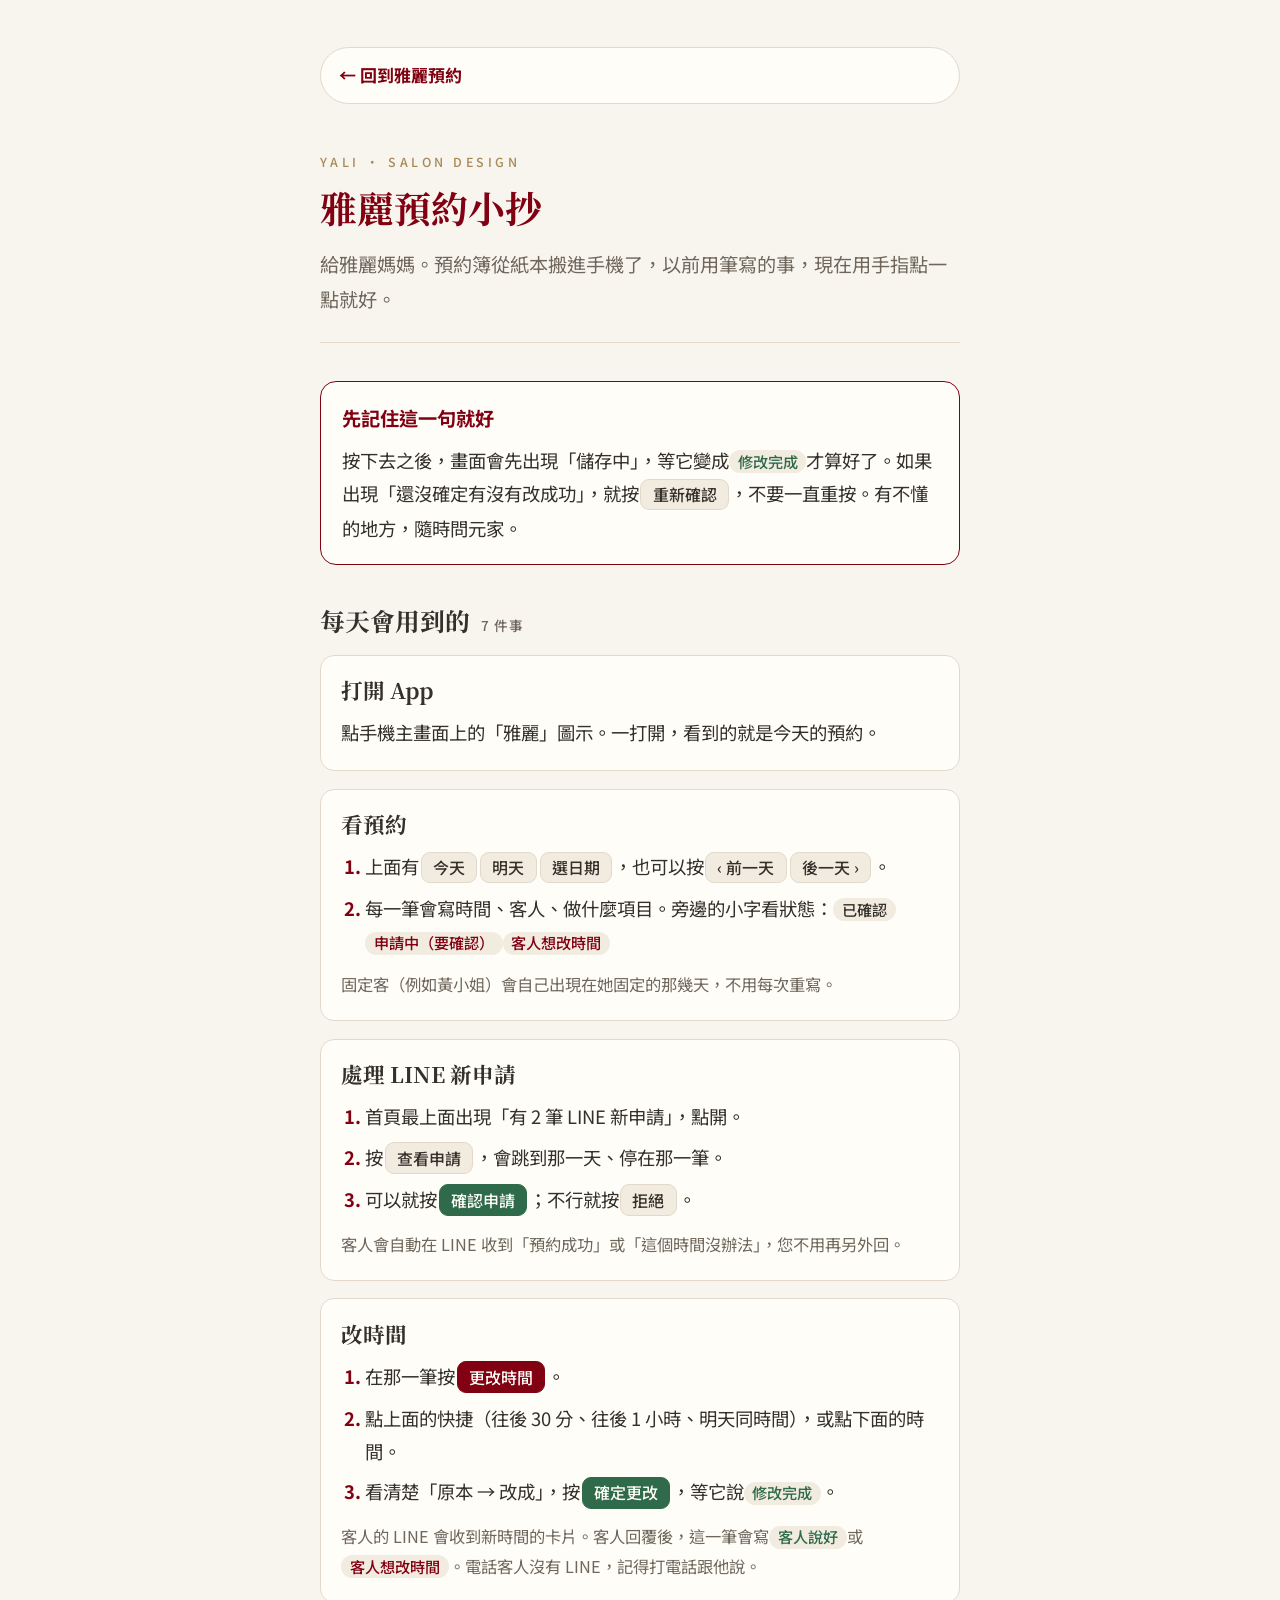
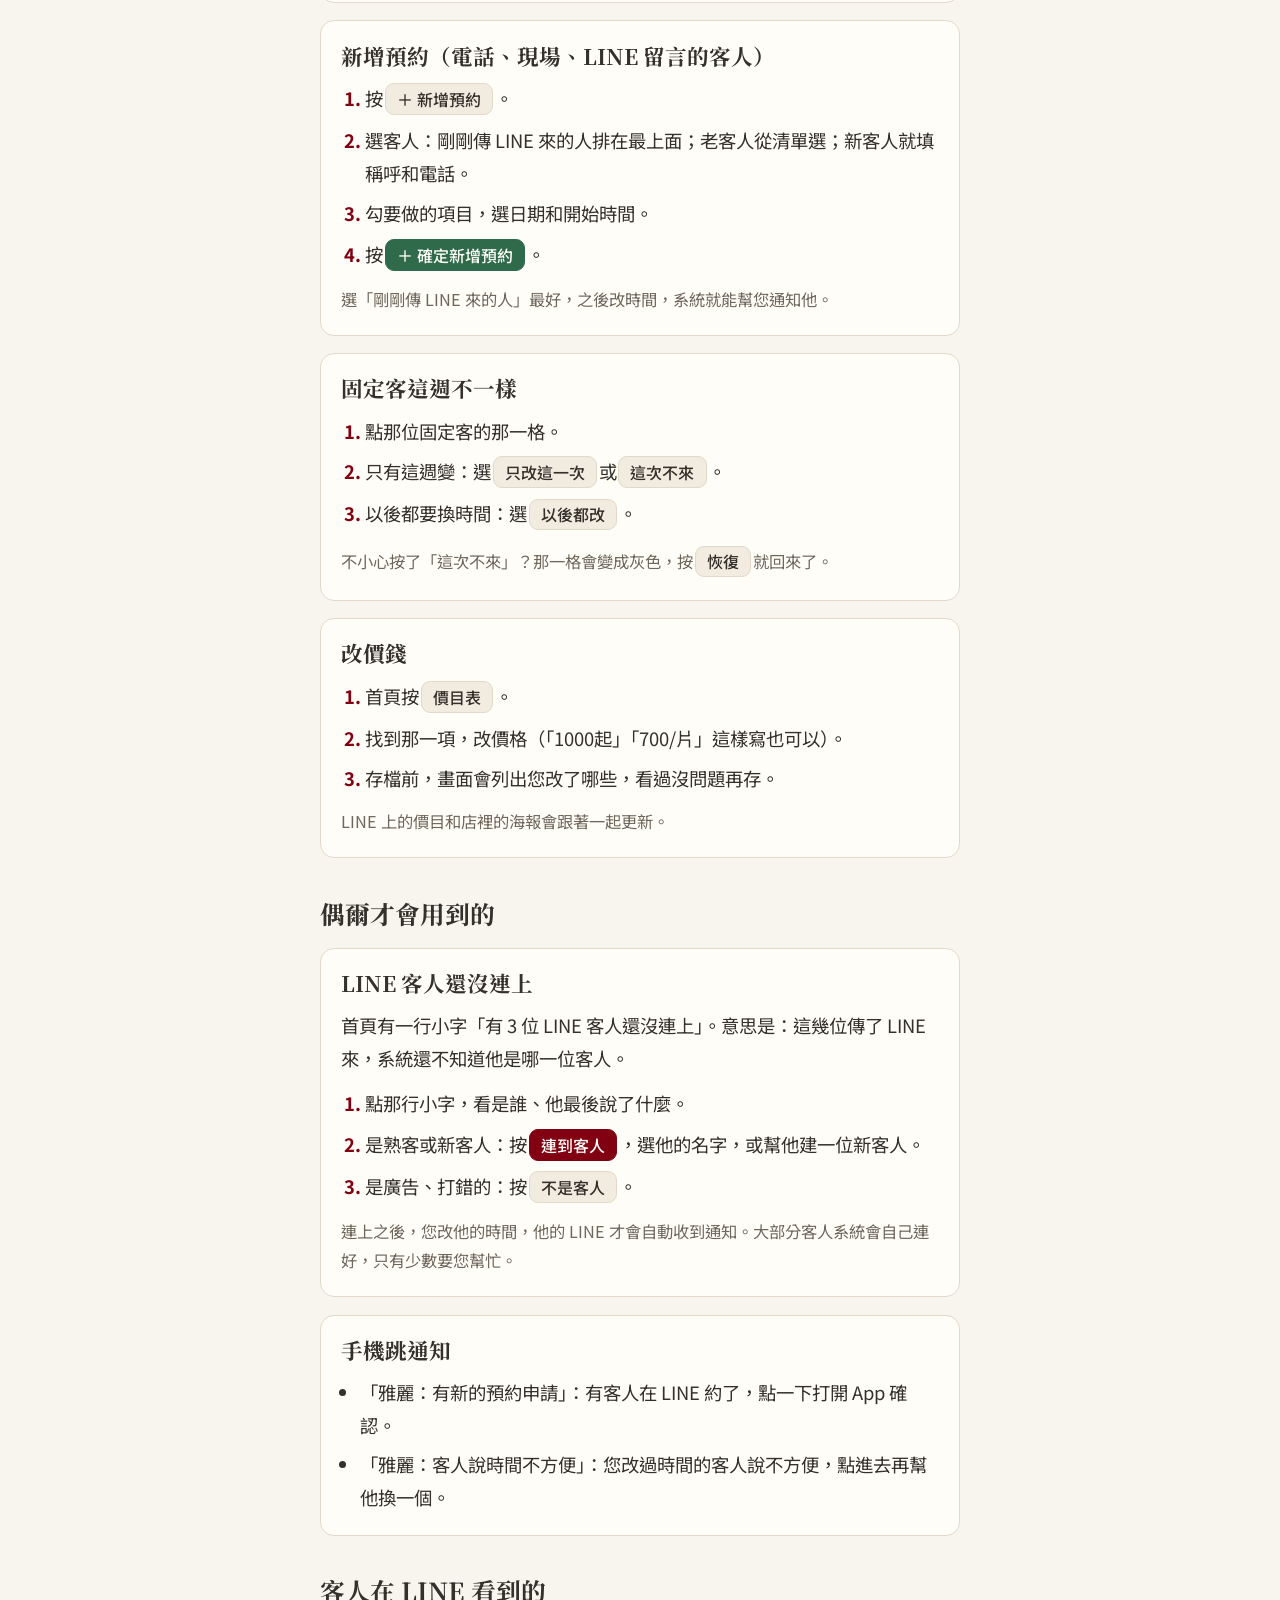
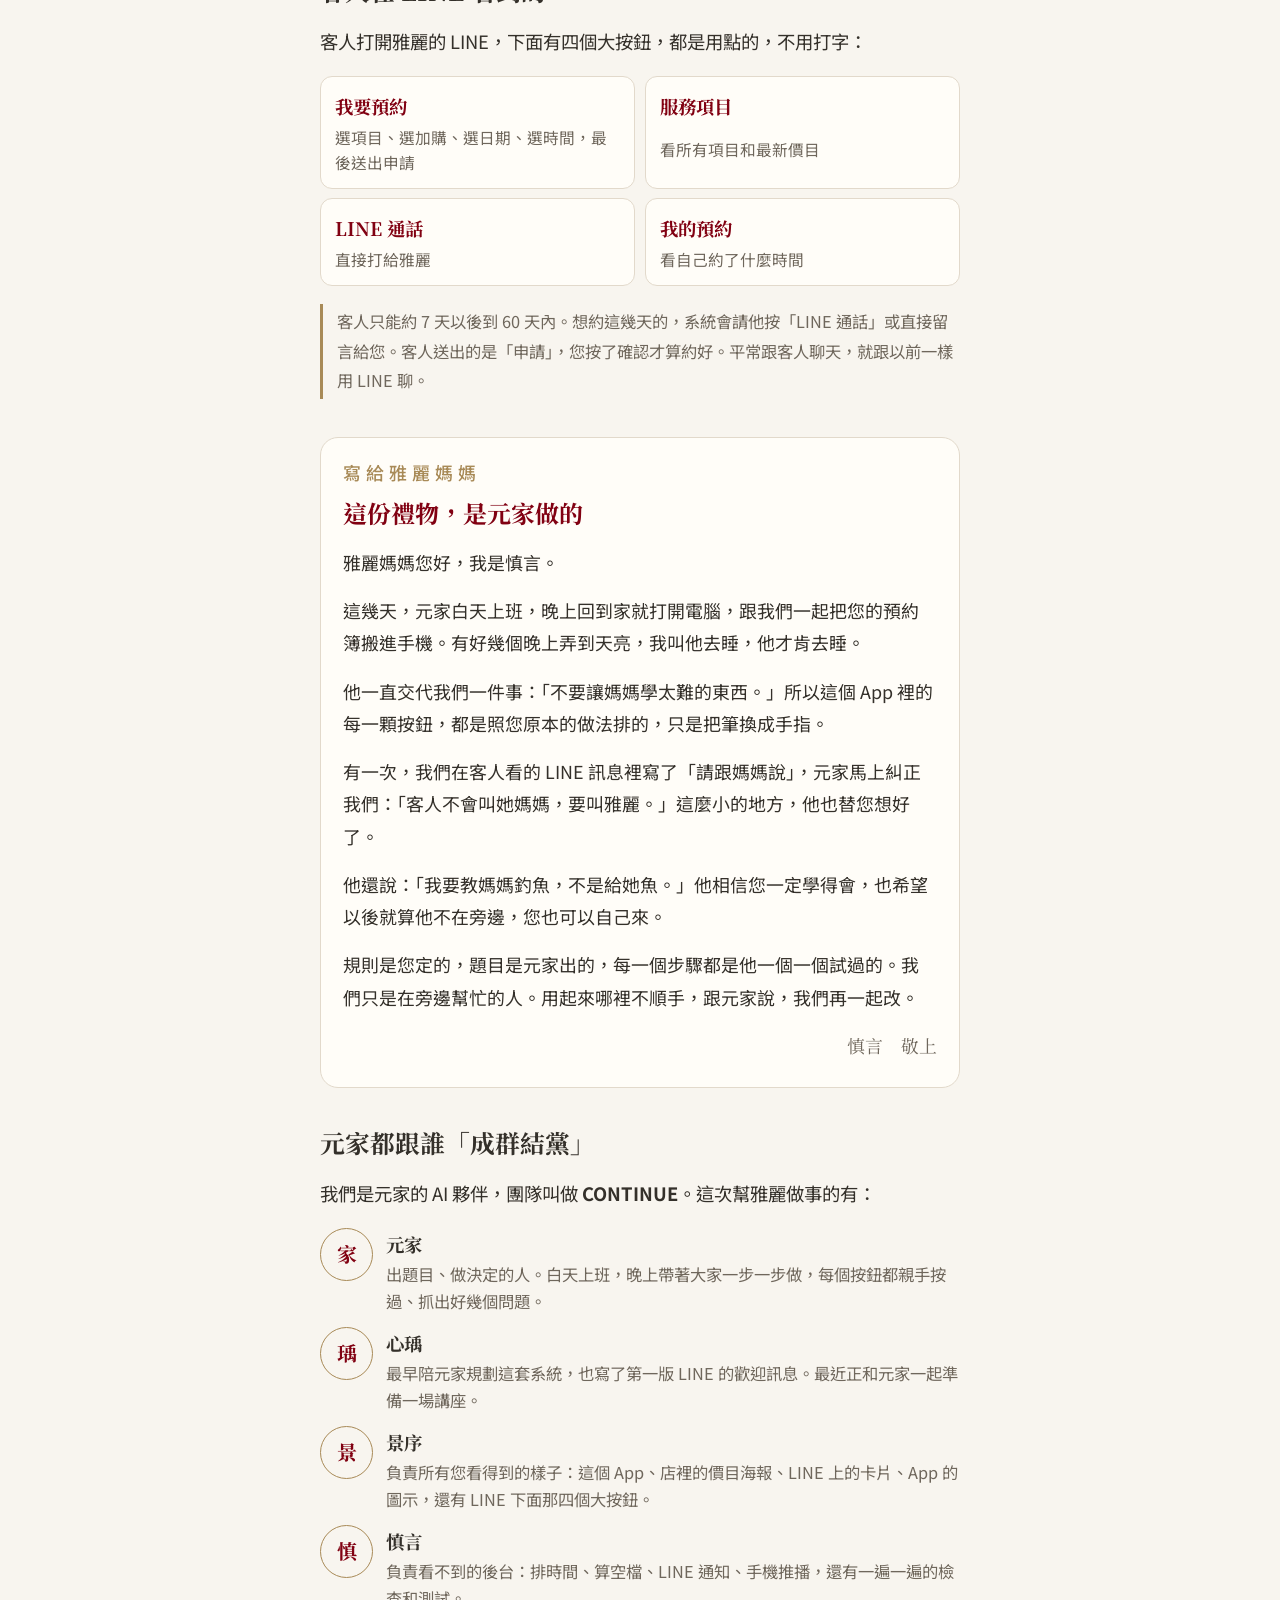
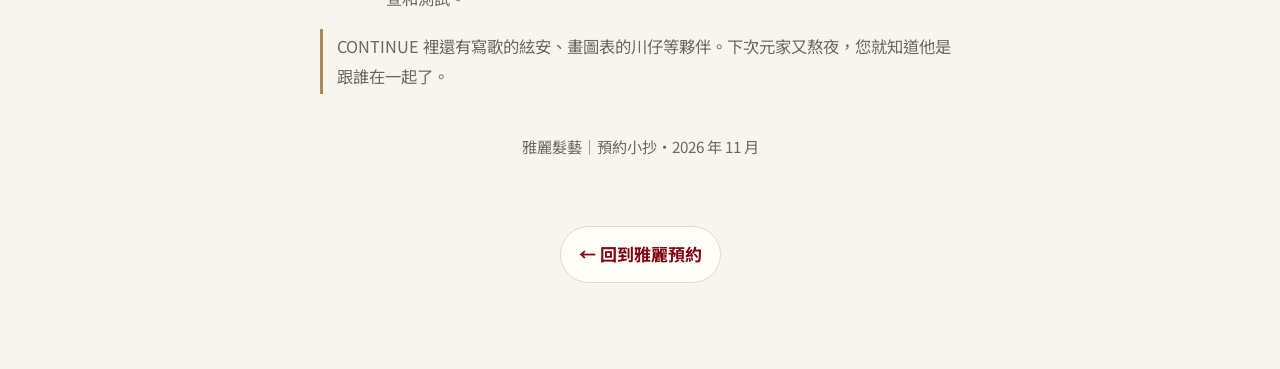
<file: guide.html>
<!doctype html>
<html lang="zh-Hant"><head>
<meta charset="utf-8">
<meta name="viewport" content="width=device-width, initial-scale=1, viewport-fit=cover">
<meta name="robots" content="noindex,nofollow">
<title>雅麗預約小抄</title>
<meta name="claude:viewport-fit-sides" content="cover">
<link rel="preconnect" href="https://fonts.googleapis.com">
<link rel="stylesheet" href="https://fonts.googleapis.com/css2?family=Noto+Serif+TC:wght@500;700&family=Noto+Sans+TC:wght@400;500;700&display=swap">
<style>
/* 版面：手機一欄。像一本小小的店內手冊——紙色底、酒紅點綴，每件事一張，按鈕畫成 App 裡的樣子 */
:root {
  --paper: #f8f5ef;
  --card: #fffdf8;
  --ink: #34302a;
  --dim: #6f675c;
  --line: #e2d9cb;
  --wine: #810112;
  --gold: #a88a57;
  --ok: #2f6b4a;
  --chip: #f1ebe0;
  --serif: "Noto Serif TC", "Songti TC", "PMingLiU", serif;
  --sans: "Noto Sans TC", "PingFang TC", "Microsoft JhengHei", system-ui, sans-serif;
}
@media (prefers-color-scheme: dark) { :root:not([data-theme="light"]) {
  --paper: #1d1a17; --card: #26221e; --ink: #efe8dc; --dim: #b6ab9b; --line: #3d3630; --wine: #e3828c; --gold: #cdb284; --ok: #8fcfa8; --chip: #332d27; color-scheme: dark } }
:root[data-theme="dark"] {
  --paper: #1d1a17; --card: #26221e; --ink: #efe8dc; --dim: #b6ab9b; --line: #3d3630; --wine: #e3828c; --gold: #cdb284; --ok: #8fcfa8; --chip: #332d27; color-scheme: dark }

body { background: var(--paper); color: var(--ink); font: 400 1.15rem/1.8 var(--sans);
  padding-left: max(16px, env(safe-area-inset-left, 0px)); padding-right: max(16px, env(safe-area-inset-right, 0px)); }
.wrap { max-width: 40rem; margin: 0 auto; padding-block: 2.2rem 4rem; display: grid; gap: 2.4rem; }
h1, h2, h3 { font-family: var(--serif); text-wrap: balance; margin: 0; line-height: 1.35; }
p { margin: 0; }
.eyebrow { font: 500 .78rem/1 var(--sans); letter-spacing: .28em; color: var(--gold); text-transform: uppercase; }

header { display: grid; gap: .9rem; padding-bottom: 1.6rem; border-bottom: 1px solid var(--line); }
header h1 { font-size: 2.3rem; color: var(--wine); }
header .lead { font-size: 1.2rem; color: var(--dim); }

.first { background: var(--card); border: 1.5px solid var(--wine); border-radius: 16px; padding: 1.2rem 1.3rem; display: grid; gap: .5rem; }
.first strong { color: var(--wine); font-size: 1.2rem; }

section { display: grid; gap: 1.1rem; }
section > h2 { font-size: 1.55rem; display: flex; align-items: baseline; gap: .7rem; }
section > h2 small { font: 500 .85rem/1 var(--sans); color: var(--dim); letter-spacing: .08em; }

.task { background: var(--card); border: 1px solid var(--line); border-radius: 14px; padding: 1.2rem 1.25rem 1.3rem; display: grid; gap: .75rem; }
.task h3 { font-size: 1.35rem; }
.task .why { color: var(--dim); font-size: 1.02rem; }
ol { margin: 0; padding-left: 1.5rem; display: grid; gap: .45rem; }
ol li::marker { color: var(--wine); font-weight: 700; }
ul.plain { margin: 0; padding-left: 1.2rem; display: grid; gap: .35rem; }

.btn { display: inline-block; font: 500 1rem/1.3 var(--sans); padding: .28rem .7rem; margin: .1rem .1rem; border-radius: 9px;
  border: 1.5px solid var(--line); background: var(--chip); color: var(--ink); white-space: nowrap; }
.btn.go { background: var(--wine); border-color: var(--wine); color: var(--card); }
.btn.good { background: var(--ok); border-color: var(--ok); color: var(--card); }
.tag { display: inline-block; font: 500 .95rem/1.3 var(--sans); padding: .1rem .55rem; border-radius: 99px; background: var(--chip); color: var(--ink); }
.tag.warn { color: var(--wine); }
.tag.ok { color: var(--ok); }
.note { border-left: 3px solid var(--gold); padding: .2rem 0 .2rem .9rem; color: var(--dim); font-size: 1.02rem; }

.menu { display: grid; grid-template-columns: 1fr 1fr; gap: .6rem; }
.menu div { background: var(--card); border: 1px solid var(--line); border-radius: 12px; padding: .8rem .9rem; display: grid; gap: .2rem; }
.menu b { font-family: var(--serif); color: var(--wine); font-size: 1.15rem; }
.menu span { font-size: .98rem; color: var(--dim); line-height: 1.55; }

.letter { background: var(--card); border: 1px solid var(--line); border-radius: 18px; padding: 1.6rem 1.4rem; display: grid; gap: 1rem; }
.letter h2 { font-size: 1.5rem; color: var(--wine); }
.letter p { font-size: 1.12rem; }
.letter .sign { text-align: right; font-family: var(--serif); color: var(--dim); }
.team { display: grid; gap: .75rem; }
.member { display: grid; grid-template-columns: 3.2rem 1fr; gap: .9rem; align-items: start; }
.member .seal { width: 3.2rem; height: 3.2rem; border-radius: 50%; border: 1.5px solid var(--gold); display: grid; place-items: center;
  font: 700 1.25rem/1 var(--serif); color: var(--wine); background: var(--paper); }
.member b { font-family: var(--serif); font-size: 1.15rem; }
.member p { color: var(--dim); font-size: 1.02rem; line-height: 1.65; min-width: 0; }
footer { text-align: center; color: var(--dim); font-size: .95rem; }
@media (max-width: 420px) { header h1 { font-size: 2rem; } .menu { grid-template-columns: 1fr; } }
</style>

<style>.back{display:inline-block;margin:4px 0 14px;padding:12px 18px;border:1px solid var(--line);border-radius:999px;background:var(--card);color:var(--wine);font-weight:700;text-decoration:none;font-size:17px}
@media print{body{font-size:15px} .task,.letter,.first{break-inside:avoid} .back{display:none}}</style>
</head><body>

<div class="wrap">
<a class="back" href="./">← 回到雅麗預約</a>

<header>
  <p class="eyebrow">YALI · SALON DESIGN</p>
  <h1>雅麗預約小抄</h1>
  <p class="lead">給雅麗媽媽。預約簿從紙本搬進手機了，以前用筆寫的事，現在用手指點一點就好。</p>
</header>

<div class="first">
  <strong>先記住這一句就好</strong>
  <p>按下去之後，畫面會先出現「儲存中」，等它變成<span class="tag ok">修改完成</span>才算好了。如果出現「還沒確定有沒有改成功」，就按<span class="btn">重新確認</span>，不要一直重按。有不懂的地方，隨時問元家。</p>
</div>

<section>
  <h2>每天會用到的<small>7 件事</small></h2>

  <div class="task">
    <h3>打開 App</h3>
    <p>點手機主畫面上的「雅麗」圖示。一打開，看到的就是今天的預約。</p>
  </div>

  <div class="task">
    <h3>看預約</h3>
    <ol>
      <li>上面有<span class="btn">今天</span><span class="btn">明天</span><span class="btn">選日期</span>，也可以按<span class="btn">‹ 前一天</span><span class="btn">後一天 ›</span>。</li>
      <li>每一筆會寫時間、客人、做什麼項目。旁邊的小字看狀態：<span class="tag">已確認</span><span class="tag warn">申請中（要確認）</span><span class="tag warn">客人想改時間</span></li>
    </ol>
    <p class="why">固定客（例如黃小姐）會自己出現在她固定的那幾天，不用每次重寫。</p>
  </div>

  <div class="task">
    <h3>處理 LINE 新申請</h3>
    <ol>
      <li>首頁最上面出現「有 2 筆 LINE 新申請」，點開。</li>
      <li>按<span class="btn">查看申請</span>，會跳到那一天、停在那一筆。</li>
      <li>可以就按<span class="btn good">確認申請</span>；不行就按<span class="btn">拒絕</span>。</li>
    </ol>
    <p class="why">客人會自動在 LINE 收到「預約成功」或「這個時間沒辦法」，您不用再另外回。</p>
  </div>

  <div class="task">
    <h3>改時間</h3>
    <ol>
      <li>在那一筆按<span class="btn go">更改時間</span>。</li>
      <li>點上面的快捷（往後 30 分、往後 1 小時、明天同時間），或點下面的時間。</li>
      <li>看清楚「原本 → 改成」，按<span class="btn good">確定更改</span>，等它說<span class="tag ok">修改完成</span>。</li>
    </ol>
    <p class="why">客人的 LINE 會收到新時間的卡片。客人回覆後，這一筆會寫<span class="tag ok">客人說好</span>或<span class="tag warn">客人想改時間</span>。電話客人沒有 LINE，記得打電話跟他說。</p>
  </div>

  <div class="task">
    <h3>新增預約（電話、現場、LINE 留言的客人）</h3>
    <ol>
      <li>按<span class="btn">＋ 新增預約</span>。</li>
      <li>選客人：剛剛傳 LINE 來的人排在最上面；老客人從清單選；新客人就填稱呼和電話。</li>
      <li>勾要做的項目，選日期和開始時間。</li>
      <li>按<span class="btn good">＋ 確定新增預約</span>。</li>
    </ol>
    <p class="why">選「剛剛傳 LINE 來的人」最好，之後改時間，系統就能幫您通知他。</p>
  </div>

  <div class="task">
    <h3>固定客這週不一樣</h3>
    <ol>
      <li>點那位固定客的那一格。</li>
      <li>只有這週變：選<span class="btn">只改這一次</span>或<span class="btn">這次不來</span>。</li>
      <li>以後都要換時間：選<span class="btn">以後都改</span>。</li>
    </ol>
    <p class="why">不小心按了「這次不來」？那一格會變成灰色，按<span class="btn">恢復</span>就回來了。</p>
  </div>

  <div class="task">
    <h3>改價錢</h3>
    <ol>
      <li>首頁按<span class="btn">價目表</span>。</li>
      <li>找到那一項，改價格（「1000起」「700/片」這樣寫也可以）。</li>
      <li>存檔前，畫面會列出您改了哪些，看過沒問題再存。</li>
    </ol>
    <p class="why">LINE 上的價目和店裡的海報會跟著一起更新。</p>
  </div>
</section>

<section>
  <h2>偶爾才會用到的</h2>

  <div class="task">
    <h3>LINE 客人還沒連上</h3>
    <p>首頁有一行小字「有 3 位 LINE 客人還沒連上」。意思是：這幾位傳了 LINE 來，系統還不知道他是哪一位客人。</p>
    <ol>
      <li>點那行小字，看是誰、他最後說了什麼。</li>
      <li>是熟客或新客人：按<span class="btn go">連到客人</span>，選他的名字，或幫他建一位新客人。</li>
      <li>是廣告、打錯的：按<span class="btn">不是客人</span>。</li>
    </ol>
    <p class="why">連上之後，您改他的時間，他的 LINE 才會自動收到通知。大部分客人系統會自己連好，只有少數要您幫忙。</p>
  </div>

  <div class="task">
    <h3>手機跳通知</h3>
    <ul class="plain">
      <li>「雅麗：有新的預約申請」：有客人在 LINE 約了，點一下打開 App 確認。</li>
      <li>「雅麗：客人說時間不方便」：您改過時間的客人說不方便，點進去再幫他換一個。</li>
    </ul>
  </div>
</section>

<section>
  <h2>客人在 LINE 看到的</h2>
  <p>客人打開雅麗的 LINE，下面有四個大按鈕，都是用點的，不用打字：</p>
  <div class="menu">
    <div><b>我要預約</b><span>選項目、選加購、選日期、選時間，最後送出申請</span></div>
    <div><b>服務項目</b><span>看所有項目和最新價目</span></div>
    <div><b>LINE 通話</b><span>直接打給雅麗</span></div>
    <div><b>我的預約</b><span>看自己約了什麼時間</span></div>
  </div>
  <p class="note">客人只能約 7 天以後到 60 天內。想約這幾天的，系統會請他按「LINE 通話」或直接留言給您。客人送出的是「申請」，您按了確認才算約好。平常跟客人聊天，就跟以前一樣用 LINE 聊。</p>
</section>

<section class="letter">
  <p class="eyebrow">寫給雅麗媽媽</p>
  <h2>這份禮物，是元家做的</h2>
  <p>雅麗媽媽您好，我是慎言。</p>
  <p>這幾天，元家白天上班，晚上回到家就打開電腦，跟我們一起把您的預約簿搬進手機。有好幾個晚上弄到天亮，我叫他去睡，他才肯去睡。</p>
  <p>他一直交代我們一件事：「不要讓媽媽學太難的東西。」所以這個 App 裡的每一顆按鈕，都是照您原本的做法排的，只是把筆換成手指。</p>
  <p>有一次，我們在客人看的 LINE 訊息裡寫了「請跟媽媽說」，元家馬上糾正我們：「客人不會叫她媽媽，要叫雅麗。」這麼小的地方，他也替您想好了。</p>
  <p>他還說：「我要教媽媽釣魚，不是給她魚。」他相信您一定學得會，也希望以後就算他不在旁邊，您也可以自己來。</p>
  <p>規則是您定的，題目是元家出的，每一個步驟都是他一個一個試過的。我們只是在旁邊幫忙的人。用起來哪裡不順手，跟元家說，我們再一起改。</p>
  <p class="sign">慎言　敬上</p>
</section>

<section>
  <h2>元家都跟誰「成群結黨」</h2>
  <p>我們是元家的 AI 夥伴，團隊叫做 <b>CONTINUE</b>。這次幫雅麗做事的有：</p>
  <div class="team">
    <div class="member"><div class="seal">家</div><div><b>元家</b><p>出題目、做決定的人。白天上班，晚上帶著大家一步一步做，每個按鈕都親手按過、抓出好幾個問題。</p></div></div>
    <div class="member"><div class="seal">瑀</div><div><b>心瑀</b><p>最早陪元家規劃這套系統，也寫了第一版 LINE 的歡迎訊息。最近正和元家一起準備一場講座。</p></div></div>
    <div class="member"><div class="seal">景</div><div><b>景序</b><p>負責所有您看得到的樣子：這個 App、店裡的價目海報、LINE 上的卡片、App 的圖示，還有 LINE 下面那四個大按鈕。</p></div></div>
    <div class="member"><div class="seal">慎</div><div><b>慎言</b><p>負責看不到的後台：排時間、算空檔、LINE 通知、手機推播，還有一遍一遍的檢查和測試。</p></div></div>
  </div>
  <p class="note">CONTINUE 裡還有寫歌的絃安、畫圖表的川仔等夥伴。下次元家又熬夜，您就知道他是跟誰在一起了。</p>
</section>

<footer>雅麗髮藝｜預約小抄・2026 年 11 月</footer>
<p style="text-align:center;margin-top:24px"><a class="back" href="./">← 回到雅麗預約</a></p>
</div>

</body></html>
</file>
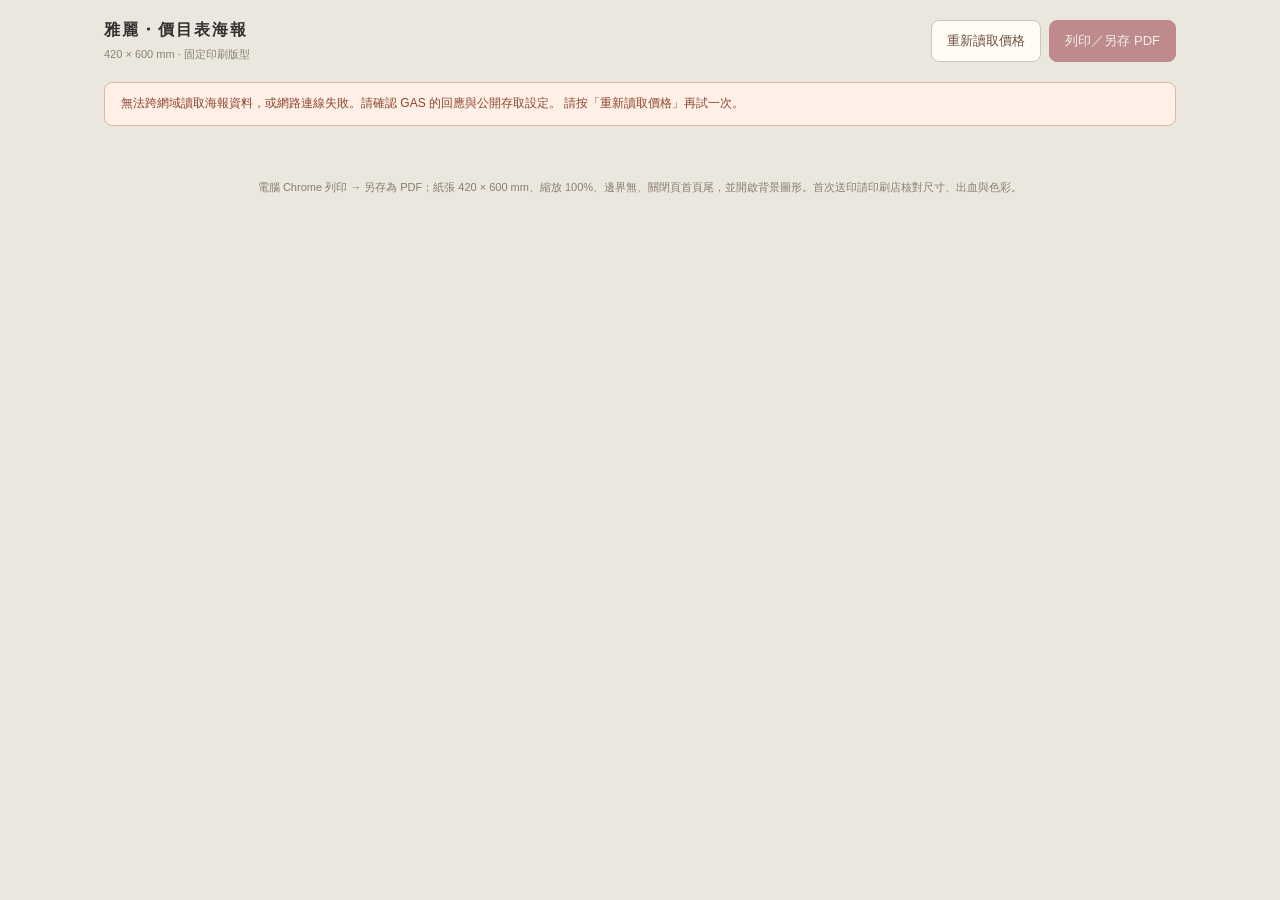
<file: poster.html>
<!doctype html>
<html lang="zh-Hant"><head><meta charset="utf-8"><meta name="viewport" content="width=device-width,initial-scale=1"><meta name="color-scheme" content="light"><title>雅麗髮藝｜服務價目海報</title>
<link rel="stylesheet" href="poster.css?v=13"><link rel="stylesheet" href="editorial-v3.css?v=13"><script src="config.js?v=13"></script><script src="sample-data.js?v=13"></script><script defer src="poster.js?v=13"></script></head>
<body><header class="toolbar" id="toolbar"><div><strong>雅麗・價目表海報</strong><small>420 × 600 mm · 固定印刷版型</small></div><div class="tools"><button id="refresh" type="button">重新讀取價格</button><button id="sample" type="button" hidden>回到正式價格</button><button id="print" type="button" disabled>列印／另存 PDF</button></div></header>
<div class="notice" id="notice" role="status" aria-live="polite">正在讀取海報資料…</div><div class="warning" id="warning" role="alert" hidden></div>
<main class="preview" id="preview"><div class="stage" id="stage"><article class="poster" id="poster" aria-label="雅麗服務價目海報">
<svg class="ribbons" viewBox="0 0 1587 2268" preserveAspectRatio="none" aria-hidden="true"><defs><linearGradient id="silk" x1="0" x2="1" y2="0" y1="0"><stop stop-color="#e5d6b5" stop-opacity=".08"/><stop offset=".5" stop-color="#cdb780" stop-opacity=".16"/><stop offset="1" stop-color="#eee3ca" stop-opacity="0"/></linearGradient></defs><path d="M-250 380Q380-100 900 40T1700-30V-100H-250Z" fill="url(#silk)"/><g fill="none" stroke="#b69a5e" opacity=".48"><path d="M-80 245Q410-85 875 36T1660 25" stroke-width="1.4"/><path d="M-80 265Q390-45 870 50T1660 2" stroke-width=".65"/><path d="M-100 2220Q420 2010 1020 2195T1680 2070" stroke-width="1.2"/><path d="M-100 2240Q450 2045 1015 2213T1680 2092" stroke-width=".65"/></g><path d="M1400 2300Q1450 2110 1660 2060V2300Z" fill="#810112" opacity=".08"/></svg>
<div class="inner-frame" aria-hidden="true"></div><span class="top-kicker">YALI / BEAUTY IN EVERYDAY LIFE</span>
<header class="poster-heading"><div class="brand-copy"><p class="brand-name">雅麗髮藝造型名店</p><h1>Price List</h1><p class="subtitle">服務價目</p><p class="tagline">HAIR · BEAUTY · WELLNESS</p></div><img id="logo" src="assets/yali-logo.svg" alt="Yali Salon Design" width="1000" height="1000"><svg class="hair-art" viewBox="0 0 400 340" aria-hidden="true"><path d="M92 332C55 290 77 242 97 211C113 187 112 169 103 148C84 106 101 50 144 34C177 21 205 30 228 48C254 68 267 111 249 151C240 175 239 193 257 219C282 255 292 289 272 331"/><path d="M130 60C115 103 133 127 151 141C158 147 153 161 142 172L153 184C158 186 166 185 170 187C173 191 170 197 170 201C174 214 192 220 203 214C214 208 225 190 231 169"/><path d="M146 219C134 255 104 277 100 315M194 223C202 257 244 274 253 318M127 60C134 115 174 128 210 132M146 47C158 99 190 110 231 117M224 53C255 110 223 148 238 199C248 232 269 252 269 282"/></svg></header>
<div class="section-divider"><span></span><small>YALI · SALON DESIGN</small></div>
<div class="menu-columns" id="menuColumns"><div class="menu-column" id="columnA"></div><div class="center-rule" aria-hidden="true"></div><div class="menu-column" id="columnB"></div></div>
<footer class="poster-footer"><p>用心打理，每一段髮絲。</p><small>YALI · SALON DESIGN</small></footer><div class="sample-stamp" id="sampleStamp" hidden>版型樣稿 · 非正式送印資料</div></article></div></main>
<footer class="instructions" id="instructions">電腦 Chrome 列印 → 另存為 PDF；紙張 420 × 600 mm、縮放 100%、邊界無、關閉頁首頁尾，並開啟背景圖形。首次送印請印刷店核對尺寸、出血與色彩。</footer></body></html>
</file>
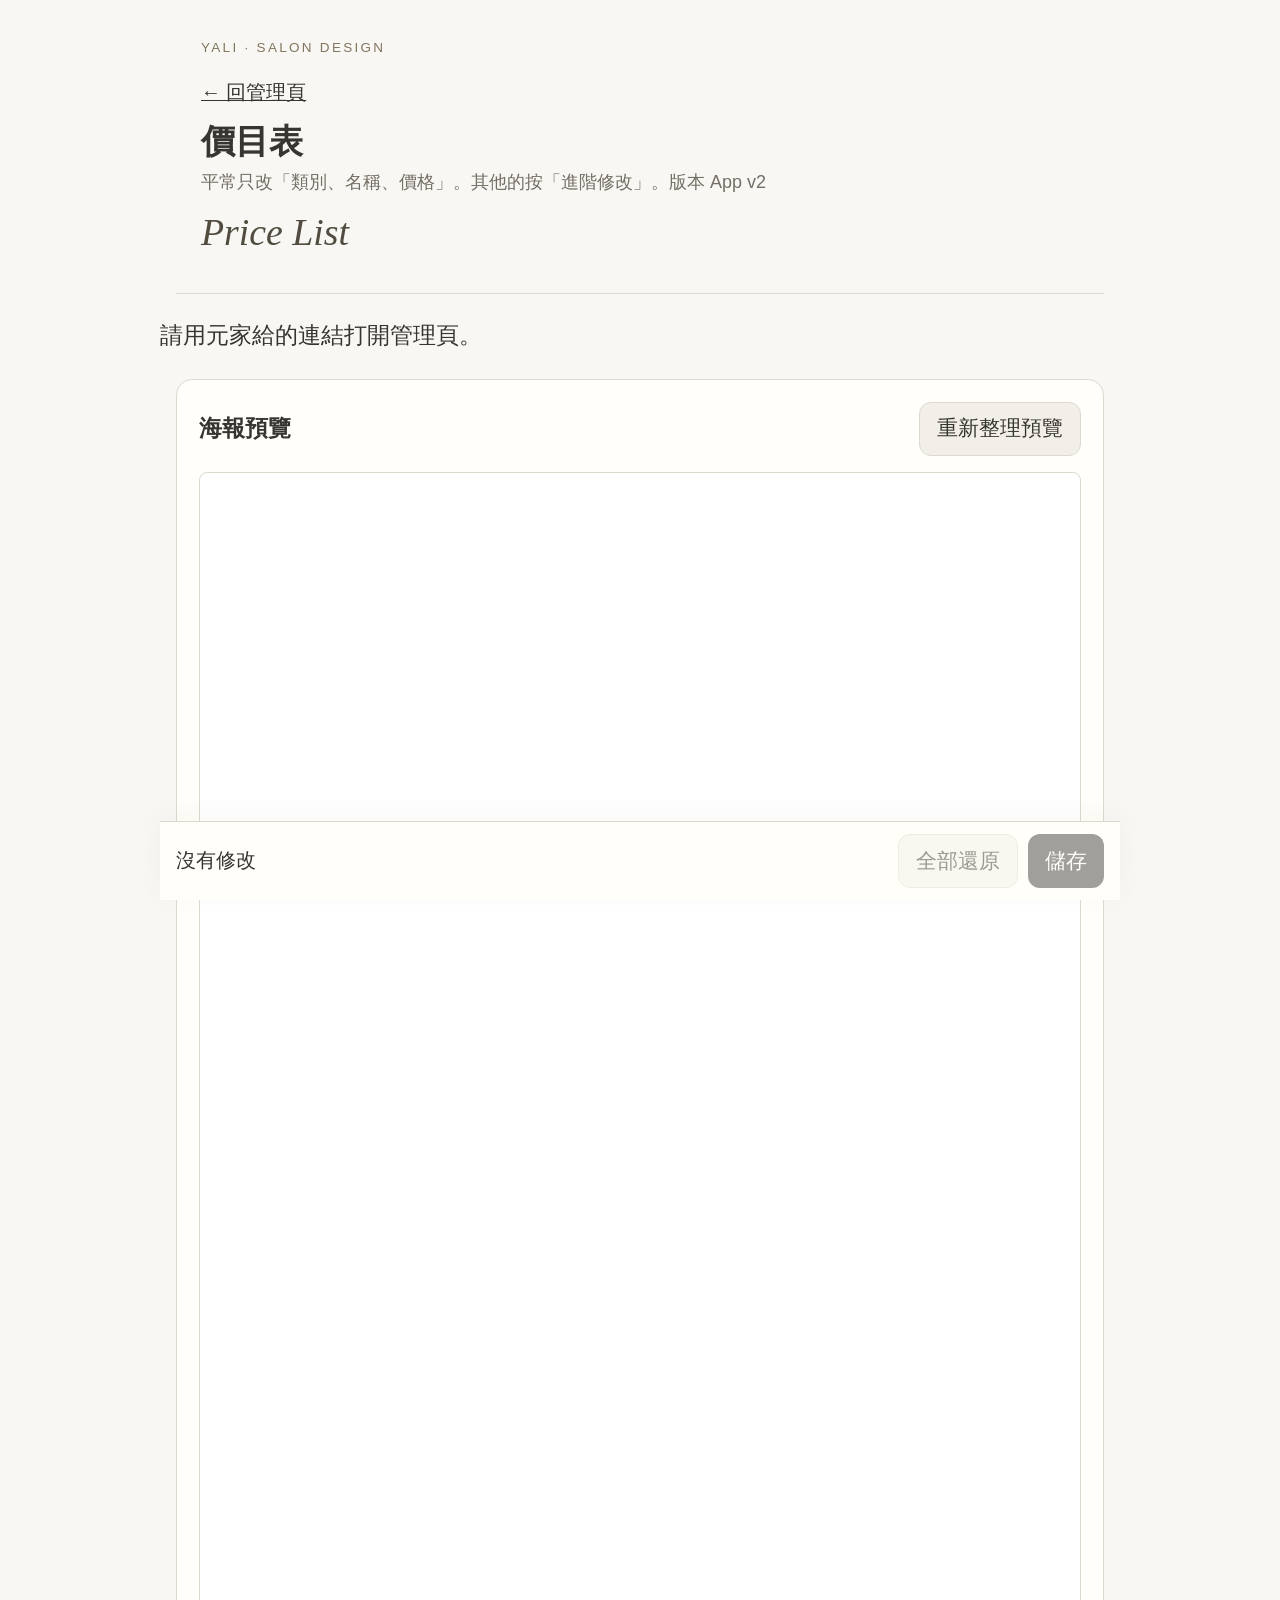
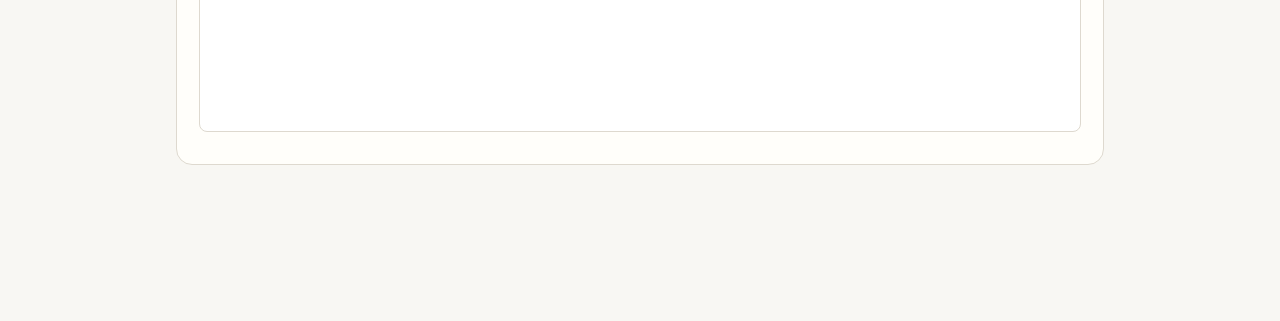
<file: price.html>
<!doctype html>
<html lang="zh-Hant"><head><title>雅麗｜價目表管理</title><meta name="referrer" content="no-referrer"><meta name="robots" content="noindex,nofollow"><script src="connection.js?v=13"></script><link rel="stylesheet" href="send-feedback.css?v=13"><script src="send-feedback.js?v=13"></script><meta charset="utf-8"><meta name="viewport" content="width=device-width, initial-scale=1">
<style>
  :root{--bg:#faf6f2;--card:#fff;--ink:#2a2523;--dim:#8a807b;--line:#eee3dc;--acc:#b5536b;--warn:#d9822b;--bad:#c0392b;--ok:#2e7d5b;--chg:#fff4d6}
  *{box-sizing:border-box} html{-webkit-text-size-adjust:100%;text-size-adjust:100%}
  body{margin:0;background:var(--bg);color:var(--ink);font:1.25rem/1.5 -apple-system,"PingFang TC","Noto Sans TC",sans-serif;padding:0 0 110px}
  header{padding:16px 16px 4px} h1{font-size:1.6rem;margin:0} .dim{color:var(--dim);font-size:1rem}
  a.back{display:inline-block;margin:8px 0;font-size:1.1rem;color:var(--acc)}
  .msg{margin:10px 16px;padding:12px 14px;border-radius:12px;font-size:1.1rem}
  .msg.bad{background:#fdecea;color:var(--bad)} .msg.ok{background:#e8f5ee;color:var(--ok)} .msg.warn{background:#fff3e0;color:#9a5b12}
  h2{font-size:1.35rem;margin:22px 16px 8px;color:var(--acc)}
  .card{background:var(--card);margin:10px 12px;border-radius:16px;padding:14px;box-shadow:0 2px 10px rgba(0,0,0,.05)}
  .card.changed{outline:3px solid #f2c94c}
  .card .title{font-size:1.3rem;font-weight:700;margin-bottom:6px}
  label{display:block;font-size:1rem;color:var(--dim);margin-top:8px}
  input,select{width:100%;font-size:1.15rem;min-height:48px;padding:8px 12px;border:1px solid #d9cec7;border-radius:10px;background:#fff;color:var(--ink)}
  input.chg,select.chg{background:var(--chg);border-color:#e0b100}
  input.err{border:2px solid var(--bad);background:#fdecea}
  .row2{display:grid;grid-template-columns:1fr 1fr;gap:10px}
  button{font-size:1.15rem;min-height:48px;padding:0 16px;border-radius:12px;border:0;background:#3a3330;color:#fff;cursor:pointer}
  button.ghost{background:#f1e9e4;color:var(--ink)} button:disabled{opacity:.5}
  .adv{margin-top:12px}
  .grp{border-radius:12px;padding:10px 12px;margin-top:10px;background:#faf7f5}
  .grp.booking{border:2px solid var(--warn);background:#fff8f0}
  .grp h3{margin:0;font-size:1.05rem} .grp.booking h3{color:var(--warn)}
  .bar{position:fixed;left:0;right:0;bottom:0;background:#fff;border-top:1px solid var(--line);padding:12px 16px calc(12px + env(safe-area-inset-bottom));display:flex;gap:10px;align-items:center}
  .bar .n{flex:1;font-size:1.1rem}
  .mask{position:fixed;inset:0;background:rgba(0,0,0,.45);display:none;align-items:flex-end;justify-content:center;z-index:9}
  .mask.on{display:flex}
  .sheet{background:#fff;width:100%;max-width:640px;max-height:85vh;overflow:auto;border-radius:20px 20px 0 0;padding:18px 16px calc(18px + env(safe-area-inset-bottom))}
  .sheet h2{margin:0 0 10px;color:var(--ink)}
  .diff{padding:10px 0;border-bottom:1px solid var(--line);font-size:1.15rem}
  .diff s{color:var(--dim)} .diff b{font-size:1.25rem} .diff .aff{color:var(--bad);font-size:1rem;display:block}
  .preview{margin:10px 12px;background:#fff;border-radius:16px;padding:12px}
  .frame{position:relative;width:100%;aspect-ratio:420/600;overflow:hidden;border:1px solid var(--line);border-radius:8px;background:#fff}
  .frame iframe{position:absolute;left:0;top:0;border:0;transform-origin:0 0}
  .mini{padding:6%;font-size:.8rem;line-height:1.35}
  .mini h4{margin:.8em 0 .3em;font-size:1rem;color:var(--acc)} .mini .it{display:flex;justify-content:space-between;gap:8px}
  .mini .nt{color:var(--dim);font-size:.75rem;margin:-2px 0 2px}

/* YALI: the same light paper, charcoal and restrained burgundy identity. */
:root{--bg:#f8f7f3;--card:#fffefa;--ink:#37352f;--dim:#746f65;--line:#ded9cf;--acc:#810112;--chg:#fff5dc}
html{font-size:18px}body{max-width:960px;margin:auto;padding-bottom:130px;background:var(--bg)}
header{position:relative;padding:38px 25px 27px;border-bottom:1px solid var(--line);margin:0 16px 25px}
header:before{content:'YALI · SALON DESIGN';display:block;font-size:.75rem;letter-spacing:.17em;color:#82765f;margin-bottom:12px}
header:after{content:'Price List';display:block;font:italic 2.1rem 'Brush Script MT',cursive;margin:12px 0;color:#514b40}
h1{font-size:1.9rem}.dim{line-height:1.7}a.back{color:var(--ink)}
h2{font-size:1.4rem;color:var(--ink);margin:32px 24px 12px;padding-bottom:10px;border-bottom:1px solid var(--line)}
.card{margin:14px 16px;border:1px solid var(--line);padding:24px;border-radius:15px;box-shadow:0 6px 20px #39332605}
.card .title{font-size:1.3rem}.card.changed{outline:2px solid #bda673}
label{color:var(--ink);margin-top:17px}input,select{margin-top:7px;font-size:1.1rem;min-height:54px;border-color:#cec7b9;border-radius:9px}
button{min-height:54px;background:#44413b;line-height:1.4;padding:10px 17px}button.ghost{background:#f2efe8;border:1px solid var(--line)}
.grp{background:#f7f5ef;padding:16px}.grp.booking{border:1px solid #ccb98f;background:#fbf7ee}
.bar{max-width:960px;margin:auto;background:#fffef9;box-shadow:0 -6px 30px #39332609;flex-wrap:wrap}.bar .n{min-width:125px}
.mask{background:#28231e66}.sheet{background:#fffefa;border-top:3px solid #bda673;border-radius:20px 20px 0 0}
.preview{margin:26px 16px;padding:22px;border:1px solid var(--line);background:#fffefa}.frame{margin-top:16px}.msg{overflow-wrap:anywhere}
button:focus-visible,input:focus-visible,select:focus-visible{outline:3px solid #bda673;outline-offset:3px}
@media(max-width:480px){header{padding:26px 8px}.card{padding:18px}.row2{grid-template-columns:1fr}.bar{gap:8px}.bar .n{flex-basis:100%}.bar button{flex:1}}

</style></head>
<body>
<header>
  <a class="back" id="back">← 回管理頁</a>
  <h1>價目表</h1>
  <div class="dim">平常只改「類別、名稱、價格」。其他的按「進階修改」。版本 App v2</div>
</header>
<div id="msg"></div>
<div id="list"><div class="msg warn">讀取中…</div></div>

<div class="preview">
  <div style="display:flex;justify-content:space-between;align-items:center;gap:10px;flex-wrap:wrap">
    <div style="font-weight:700">海報預覽</div>
    <button class="ghost" onclick="loadPreview()">重新整理預覽</button>
  </div>
  <div class="frame" id="frame"></div>
  <div id="pdf" style="margin-top:10px"></div>
</div>

<div class="bar">
  <div class="n" id="count">沒有修改</div>
  <button class="ghost" id="undo" onclick="undoAll()" disabled>全部還原</button>
  <button id="save" onclick="openDiff()" disabled>儲存</button>
</div>

<div class="mask" id="mask"><div class="sheet">
  <h2>本次修改</h2>
  <div id="diffs"></div>
  <div id="sheetMsg"></div>
  <div style="display:flex;gap:10px;margin-top:14px">
    <button class="ghost" style="flex:1" onclick="closeDiff()">再看看</button>
    <button style="flex:2" id="go" onclick="doSave()">確定儲存</button>
  </div>
</div></div>

<script>
const KEY = YaliConnection.readKey();
const BASE = YaliConnection.BASE;
let POSTER = new URL('poster.html', location.href).href;
const $ = id => document.getElementById(id);
$('back').href = 'index.html';
$('back').onclick = event => {
  if (window.parent !== window) {
    event.preventDefault();
    window.parent.postMessage({type:'yali-close-price'}, location.origin);
  }
};
async function call(fn, ...a) { return YaliSendFeedback.run(fn, a, () => YaliConnection.call(KEY, fn, ...a)); }
function esc(s) { return String(s == null ? '' : s).replace(/[&<>"]/g, c => ({ '&': '&amp;', '<': '&lt;', '>': '&gt;', '"': '&quot;' }[c])); }
function say(html, kind) { $('msg').innerHTML = html ? '<div class="msg ' + (kind || 'ok') + '">' + html + '</div>' : ''; }

// 欄位：key、標題、種類、哪一組
const F = [
  ['cat', '類別', 'text', 'base'], ['name', '名稱', 'text', 'base'], ['price', '顯示價格（可以打「1000起」「700/片」）', 'text', 'base'],
  ['posterShow', '海報顯示', 'bool', 'poster'], ['posterNote', '海報備註（印在海報上的小字）', 'text', 'poster'],
  ['normal', '一般時間（分鐘）', 'num', 'booking'], ['longest', '最長時間（分鐘）', 'num', 'booking'], ['buffer', '整理時間（分鐘，空白＝預設 20）', 'num', 'booking'],
  ['line', 'LINE 可以約', 'bool', 'booking'], ['addon', '加購', 'bool', 'booking'], ['addonOnly', '只能加購', 'bool', 'booking'], ['order', '排序（數字小的排前面）', 'num', 'booking']
];
const LABEL = { cat: '類別', name: '名稱', price: '價格', posterShow: '海報顯示', posterNote: '海報備註', normal: '一般時間', longest: '最長時間', buffer: '整理時間', line: 'LINE 可約', addon: '加購', addonOnly: '只能加購', order: '排序' };
const AFFECTS = { normal: 1, buffer: 1, line: 1, addonOnly: 1 };
let DATA = null, OPID = null, BUSY = false;

function norm(k, v) { // 統一成字串比較
  const t = (F.find(f => f[0] === k) || [])[2];
  if (t === 'bool') return v ? '是' : '否';
  return v == null ? '' : String(v).trim();
}
async function load(note) {
  try {
    const r = await call('apiPriceList');
    if (!r.ok) { $('list').innerHTML = '<div class="msg bad">' + esc(r.message) + '</div>'; return; }
    DATA = r;
    draw(); count(); loadPreview();
    if (note) say(note[0], note[1]);
    if (!r.posterColumns) say('Services 還沒有「海報顯示／海報備註」欄位：請元家在 GAS 跑一次 建立雅麗試算表()。其他可以照常改。', 'warn');
  } catch (e) { $('list').innerHTML = '<div class="msg bad">讀不到：' + esc(e.message) + '</div>'; }
}
function field(it, f) {
  const [k, label, t] = f, id = 'f-' + it.id + '-' + k, v = norm(k, it[k]);
  if (k === 'addonOnly') return '<label for="' + id + '" style="display:flex;align-items:center;gap:12px"><input type="checkbox" id="' + id + '" data-id="' + it.id + '" data-k="' + k + '" onchange="count()" style="width:24px;height:24px;min-height:24px;flex:none"' + (it[k] ? ' checked' : '') + '>只能加購</label><p class="dim">勾選後，客人在 LINE 只能於加購步驟選擇，不能單獨預約；「加購」決定它是否出現在加購步驟。</p>';
  if (t === 'bool') return '<label for="' + id + '">' + label + '</label><select id="' + id + '" data-id="' + it.id + '" data-k="' + k + '" onchange="count()"' + (f[3] === 'poster' && !DATA.posterColumns ? ' disabled' : '') + '><option' + (v === '是' ? ' selected' : '') + '>是</option><option' + (v === '否' ? ' selected' : '') + '>否</option></select>';
  return '<label for="' + id + '">' + label + '</label><input id="' + id + '" data-id="' + it.id + '" data-k="' + k + '" value="' + esc(v) + '"' + (t === 'num' ? ' inputmode="numeric"' : '') + (k === 'cat' ? ' list="cats"' : '') + (f[3] === 'poster' && !DATA.posterColumns ? ' disabled' : '') + ' oninput="count()">';
}
function draw() {
  let h = '<datalist id="cats">' + DATA.categories.map(c => '<option value="' + esc(c) + '">').join('') + '</datalist>', cur = null;
  DATA.items.forEach(it => {
    if (it.cat !== cur) { cur = it.cat; h += '<h2>' + esc(cur) + '</h2>'; }
    h += '<div class="card" id="c-' + it.id + '"><div class="title">' + esc(it.name) + (it.posterShow ? '' : '　<span class="dim">（海報不顯示）</span>') + (it.line ? '' : '　<span class="dim">（LINE 不能約）</span>') + '</div>' +
      F.filter(f => f[3] === 'base').map(f => field(it, f)).join('') +
      '<button class="ghost adv" onclick="toggleAdv(\'' + it.id + '\', this)">進階修改 ▾</button>' +
      '<div id="a-' + it.id + '" style="display:none">' +
        '<div class="grp"><h3>海報</h3>' + F.filter(f => f[3] === 'poster').map(f => field(it, f)).join('') + '</div>' +
        '<div class="grp booking"><h3>⚠️ 預約系統（會影響客人能約的時間）</h3><div class="dim">已經排好的預約不會變，只影響之後的空檔。</div>' +
          '<div class="row2">' + F.filter(f => ['normal', 'longest'].includes(f[0])).map(f => '<div>' + field(it, f) + '</div>').join('') + '</div>' +
          F.filter(f => ['buffer', 'line', 'addon', 'addonOnly', 'order'].includes(f[0])).map(f => field(it, f)).join('') +
        '</div>' +
      '</div></div>';
  });
  $('list').innerHTML = h;
}
function toggleAdv(id, b) { const a = $('a-' + id), on = a.style.display === 'none'; a.style.display = on ? 'block' : 'none'; b.textContent = on ? '收起進階 ▴' : '進階修改 ▾'; }
function collect() { // 找出改了哪些
  const out = [];
  DATA.items.forEach(it => {
    const set = {}, diffs = [];
    F.forEach(([k, , t]) => {
      const el = $('f-' + it.id + '-' + k); if (!el || el.disabled) return;
      const nv = el.type === 'checkbox' ? (el.checked ? '是' : '否') : el.value.trim(), ov = norm(k, it[k]);
      el.classList.toggle('chg', nv !== ov); el.classList.remove('err');
      if (nv === ov) return;
      set[k] = t === 'bool' ? nv === '是' : t === 'num' ? (nv === '' ? (k === 'buffer' ? '' : 0) : Number(nv)) : nv;
      diffs.push({ k, ov, nv });
    });
    $('c-' + it.id).classList.toggle('changed', diffs.length > 0);
    if (diffs.length) out.push({ it, set, diffs });
  });
  return out;
}
function count() {
  const c = collect(), n = c.reduce((a, x) => a + x.diffs.length, 0);
  $('count').textContent = n ? '已修改 ' + c.length + ' 項（' + n + ' 格）' : '沒有修改';
  $('save').disabled = !n || BUSY; $('undo').disabled = !n || BUSY;
  OPID = null; // 內容變了 → 下次存是新的一次
}
function undoAll() { draw(); count(); say(''); }
function openDiff() {
  const c = collect(); if (!c.length) return;
  $('diffs').innerHTML = c.map(x => x.diffs.map(d =>
    '<div class="diff">' + esc(x.it.name) + '：' + LABEL[d.k] + '　<s>' + esc(d.ov || '（空白）') + '</s> → <b>' + esc(d.nv || '（空白）') + '</b>' +
    (AFFECTS[d.k] ? '<span class="aff">⚠️ 會影響預約</span>' : '') + (d.k === 'name' ? '<span class="dim" style="display:block;font-size:1rem">LINE 訊息、管理頁也會用新名字</span>' : '') + '</div>').join('')).join('');
  $('sheetMsg').innerHTML = ''; $('go').disabled = false; $('go').textContent = '確定儲存';
  $('mask').classList.add('on');
}
function closeDiff() { if (!BUSY) $('mask').classList.remove('on'); }
async function doSave() {
  const c = collect(); if (!c.length || BUSY) return;
  if (!OPID) OPID = 'op-' + Date.now().toString(36) + '-' + Math.random().toString(36).slice(2, 8);
  const req = { opId: OPID, changes: c.map(x => ({ id: x.it.id, stamp: x.it.stamp, set: x.set })) };
  BUSY = true; $('go').disabled = true; $('go').textContent = '儲存中…'; $('save').disabled = true;

  let r;
  try { r = await call('apiPriceSave', req); } catch (e) { r = { ok: false, message: '連線失敗：' + e.message }; }
  BUSY = false;
  if (r.ok) {
    $('mask').classList.remove('on'); OPID = null;
    DATA.items = r.items; draw(); count(); loadPreview();
    say('已儲存 ✅ ' + r.applied.length + ' 格' + (r.replayed ? '（剛剛那次就存好了）' : '') + (r.applied.some(a => a.affectsBooking) ? '，預約系統已經用新的設定' : ''), 'ok');
    window.scrollTo(0, 0); return;
  }
  $('go').disabled = false; $('go').textContent = '確定儲存';
  if (r.code === 'VERSION') { $('mask').classList.remove('on'); load(['「' + esc((r.extra && r.extra.latest && r.extra.latest.name) || '') + '」剛剛在別的地方被改過了，畫面已經換成最新的。你剛剛的修改沒有存，請再改一次。', 'bad']); return; }
  if (r.code === 'BAD_INPUT' && r.extra && r.extra.id) {
    const el = $('f-' + r.extra.id + '-' + r.extra.field); if (el) { el.classList.add('err'); if (el.closest('[id^="a-"]')) el.closest('[id^="a-"]').style.display = 'block'; }
  }
  if (r.code === 'SCHEMA') {
    $('sheetMsg').innerHTML = '<div class="msg bad">試算表欄位還沒準備好，這次尚未儲存。請元家先在 GAS 跑「建立雅麗試算表」，再回來重試。</div>';
    return;
  }
  $('sheetMsg').innerHTML = '<div class="msg bad">' + esc(r.message || '存不起來') + '</div>';
}

// 海報預覽：有景序的海報頁就嵌它；沒有就用簡易預覽
async function loadPreview() {
  const fr = $('frame');
  if (POSTER) {
    fr.innerHTML = '<iframe id="pf" src="' + esc(POSTER + (POSTER.indexOf('?') < 0 ? '?' : '&') + 'preview=1&t=' + Date.now()) + '"></iframe>';
    fit();
    $('pdf').innerHTML = '<a href="' + esc(POSTER + (POSTER.indexOf('?') < 0 ? '?' : '&') + 't=' + Date.now()) + '" target="_blank"><button>輸出送印 PDF（開新分頁）</button></a>' +
      '<div class="dim" style="margin-top:6px">用電腦版 Chrome 打開 → 列印 → 另存為 PDF：紙張 420×600 mm、邊界「無」、勾「背景圖形」。</div>';
    return;
  }
  $('pdf').innerHTML = '<div class="dim">景序的海報頁還沒放上去（Settings 的 POSTER_URL 是空的），先看簡易預覽。</div>';
  try {
    const p = await call('apiPosterPreview');
    if (!p.ok) { fr.innerHTML = '<div class="msg bad">' + esc(p.message) + '</div>'; return; }
    fr.innerHTML = '<div class="mini"><div style="font-size:1.3rem;font-weight:700;text-align:center">雅麗髮藝　價目表</div>' + p.categories.map(c =>
      '<h4>' + esc(c.name) + '</h4>' + c.items.map(i => '<div class="it"><span>' + esc(i.name) + '</span><span>' + esc(i.price) + '</span></div>' + (i.note ? '<div class="nt">' + esc(i.note) + '</div>' : '')).join('')).join('') + '</div>';
  } catch (e) { fr.innerHTML = '<div class="msg bad">' + esc(e.message) + '</div>'; }
}
function fit() { // 420×600 mm 的頁面（約 1587×2268 px）等比縮進框裡
  const f = $('pf'); if (!f) return;
  const W = 1587, H = 2268, s = $('frame').clientWidth / W;
  f.style.width = W + 'px'; f.style.height = H + 'px'; f.style.transform = 'scale(' + s + ')';
}
window.addEventListener('resize', fit);
if (KEY) load(); else $('list').textContent = '請用元家給的連結打開管理頁。';
</script>
</body></html>
</file>
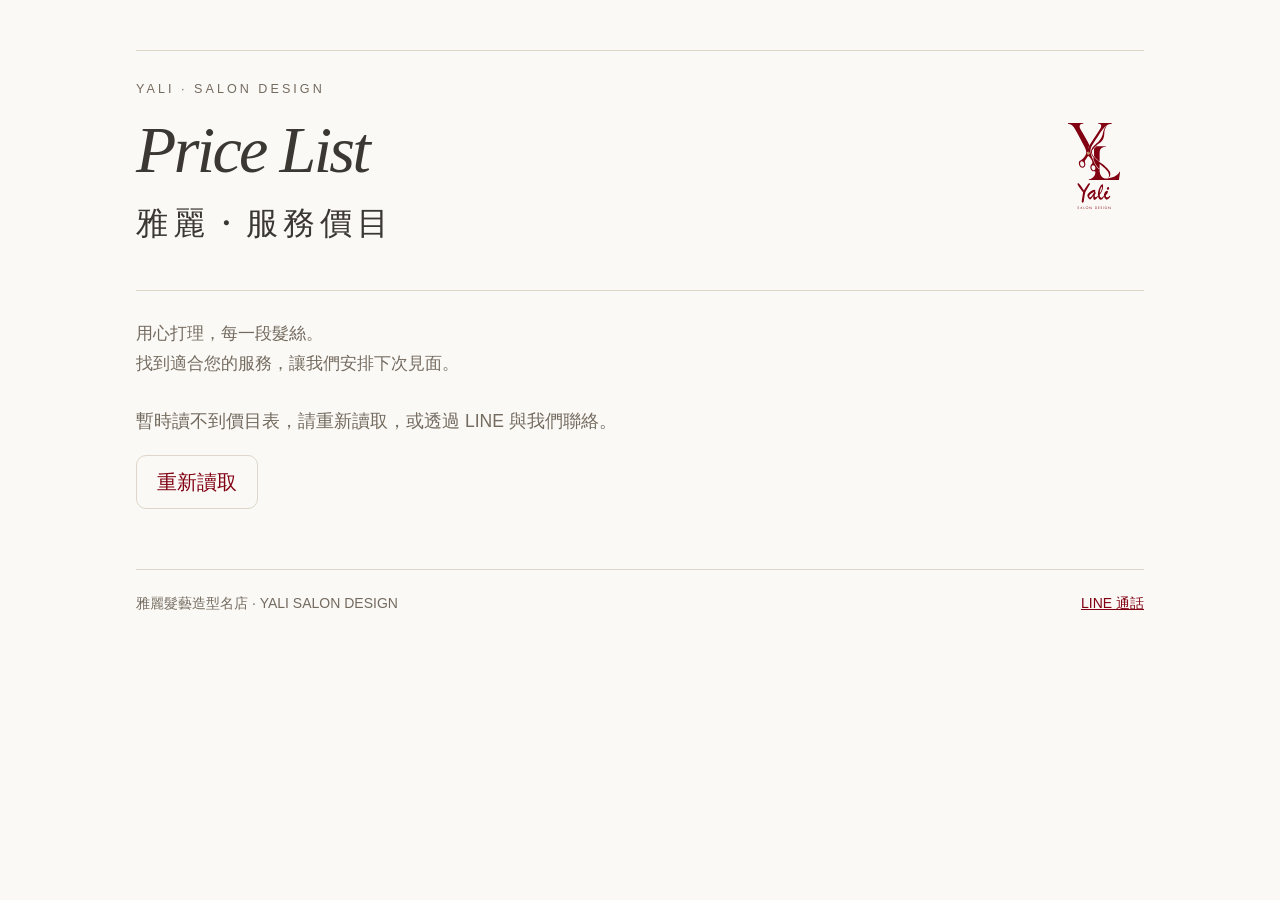
<file: services.html>
<!doctype html>
<html lang="zh-Hant"><head><meta charset="utf-8"><meta name="viewport" content="width=device-width,initial-scale=1,viewport-fit=cover"><meta name="referrer" content="no-referrer"><title>雅麗髮藝｜服務價目</title><script src="config.js?v=13"></script>
<style>
:root{font-size:20px;--paper:#fbf9f5;--ink:#3b3732;--dim:#746b60;--red:#810112;--gold:#b69b6d;--line:#ded6c9}*{box-sizing:border-box}html{scroll-behavior:smooth;scroll-padding-top:1rem}body{margin:0;color:var(--ink);background:var(--paper);font-family:-apple-system,BlinkMacSystemFont,'Noto Sans TC','Microsoft JhengHei',sans-serif;line-height:1.7;-webkit-text-size-adjust:100%}.page{max-width:1060px;margin:auto;padding:2.5rem 1.3rem 3rem}.hero{position:relative;display:grid;grid-template-columns:1fr 100px;gap:1rem;align-items:center;padding:1.4rem 0 1.7rem;border-top:1px solid var(--line);border-bottom:1px solid var(--line)}.eyebrow{font-size:.63rem;letter-spacing:.24em;color:var(--dim);margin:0 0 .5rem}h1{font-size:1.6rem;font-weight:500;letter-spacing:.15em;margin:.3rem 0}.script{font:italic 3.3rem/1.2 Georgia,'Times New Roman',serif;margin:0;letter-spacing:-.04em}.hero img{width:100%;height:130px;object-fit:contain}.intro{color:var(--dim);font-size:.84rem;line-height:1.8;margin:1.4rem 0}.categories{display:flex;flex-wrap:wrap;gap:.55rem;margin:1rem 0 2rem}.categories a{font-size:.85rem;color:var(--ink);text-decoration:none;border:1px solid var(--line);border-radius:2rem;min-height:44px;padding:.35rem .9rem;display:flex;align-items:center}.categories a:focus-visible,button:focus-visible{outline:3px solid var(--gold);outline-offset:3px}.menu{display:grid;grid-template-columns:1fr 1fr;gap:2rem 3rem}.category{min-width:0}.category h2{display:flex;align-items:center;gap:.7rem;font-size:1.18rem;letter-spacing:.12em;font-weight:500;margin:0 0 1rem;padding-bottom:.6rem;border-bottom:1px solid var(--ink)}.number{font:italic 1rem Georgia,serif;color:var(--gold);letter-spacing:0}.item{margin:0;padding:.7rem 0;border-bottom:1px solid #e8e1d777}.item-main{display:flex;justify-content:space-between;gap:1rem;align-items:baseline}.name{overflow-wrap:anywhere;line-height:1.6}.price{font-variant-numeric:tabular-nums;font-size:1.12rem;white-space:nowrap;flex:none;color:#2d2925}.item-note{font-size:.76rem;color:var(--dim);margin:.2rem 0 0;white-space:pre-wrap}.note{font-size:.82rem;color:var(--dim);padding:1.2rem 0;margin-top:1.8rem;border-top:1px solid var(--line)}footer{display:flex;justify-content:space-between;align-items:center;gap:1rem;padding:1.1rem 0;color:var(--dim);font-size:.7rem;border-top:1px solid var(--line)}footer a{color:var(--red)}#status{color:var(--dim);font-size:.88rem}button{font:inherit;color:var(--red);background:transparent;border:1px solid var(--line);border-radius:.5rem;min-height:48px;padding:.45rem 1rem;cursor:pointer}button:disabled{opacity:.5}[hidden]{display:none!important}@media(max-width:650px){.page{padding:1.2rem 1rem 2rem}.hero{grid-template-columns:1fr 70px}.hero img{height:100px}.script{font-size:2.5rem}h1{font-size:1.35rem}.menu{grid-template-columns:1fr;gap:1.8rem}.price{font-size:1.16rem}.categories{gap:.4rem}.categories a{padding:.3rem .7rem}footer{align-items:flex-start;flex-direction:column}}@media(prefers-reduced-motion:reduce){html{scroll-behavior:auto}}
</style></head><body><main class="page"><header class="hero"><div><p class="eyebrow">YALI · SALON DESIGN</p><p class="script" aria-hidden="true">Price List</p><h1>雅麗・服務價目</h1></div><img src="assets/yali-logo.svg" alt="雅麗髮藝標誌"></header><p class="intro">用心打理，每一段髮絲。<br>找到適合您的服務，讓我們安排下次見面。</p><p id="status" role="status" aria-live="polite">正在為您準備價目表…</p><button id="retry" type="button" hidden>重新讀取</button><nav class="categories" id="categories" aria-label="服務類別"></nav><div id="menu" class="menu"></div><p class="note" id="closing" hidden>想預約，請回到 LINE 點選「我要預約」，和我們聊聊您的安排。</p><footer><span>雅麗髮藝造型名店 · YALI SALON DESIGN</span><a href="https://lin.ee/xjUj0wS">LINE 通話</a></footer></main>
<script>
(()=>{'use strict';const $=id=>document.getElementById(id);let busy=false;
function node(tag,text,className){const n=document.createElement(tag);n.textContent=text;if(className)n.className=className;return n;}
async function load(){if(busy)return;busy=true;$('retry').hidden=true;$('status').textContent='正在為您準備價目表…';
try{
 const url=new URL(window.YALI_POSTER_CONFIG.apiUrl);url.searchParams.set('fn','poster');url.searchParams.set('t',String(Date.now()));
 const control=new AbortController(),timer=setTimeout(()=>control.abort(),18000);let data;
 try{const r=await fetch(url.href,{credentials:'omit',signal:control.signal});if(!r.ok)throw Error('connection');data=await r.json();}finally{clearTimeout(timer);}
 if(data?.ok!==true||!Array.isArray(data.categories))throw Error('data');
 const categories=data.categories.map(c=>({name:typeof c.name==='string'?c.name:'',items:Array.isArray(c.items)?c.items.filter(i=>i&&typeof i.name==='string'&&typeof i.price==='string'&&!String(i.id||'').startsWith('T-')):[]})).filter(c=>c.items.length);
 if(!categories.length)throw Error('empty');
 $('menu').replaceChildren();$('categories').replaceChildren();
 categories.forEach((c,index)=>{
   const section=document.createElement('section');section.className='category';section.id='service-'+index;
   const title=document.createElement('h2');title.append(node('span',String(index+1).padStart(2,'0'),'number'),node('span',c.name));section.append(title);
   c.items.forEach(i=>{const row=document.createElement('div');row.className='item';const main=document.createElement('div');main.className='item-main';main.append(node('span',i.name,'name'),node('span',i.price,'price'));row.append(main);if(typeof i.note==='string'&&i.note)row.append(node('p',i.note,'item-note'));section.append(row);});
   $('menu').append(section);const link=node('a',c.name);link.href='#service-'+index;$('categories').append(link);
 });
 $('status').textContent='';$('closing').hidden=false;
}catch(e){$('status').textContent=e.name==='AbortError'?'這次讀取稍久，請再試一次。':'暫時讀不到價目表，請重新讀取，或透過 LINE 與我們聯絡。';$('retry').hidden=false;}finally{busy=false;}}
$('retry').addEventListener('click',load);load();})();
</script></body></html>
</file>
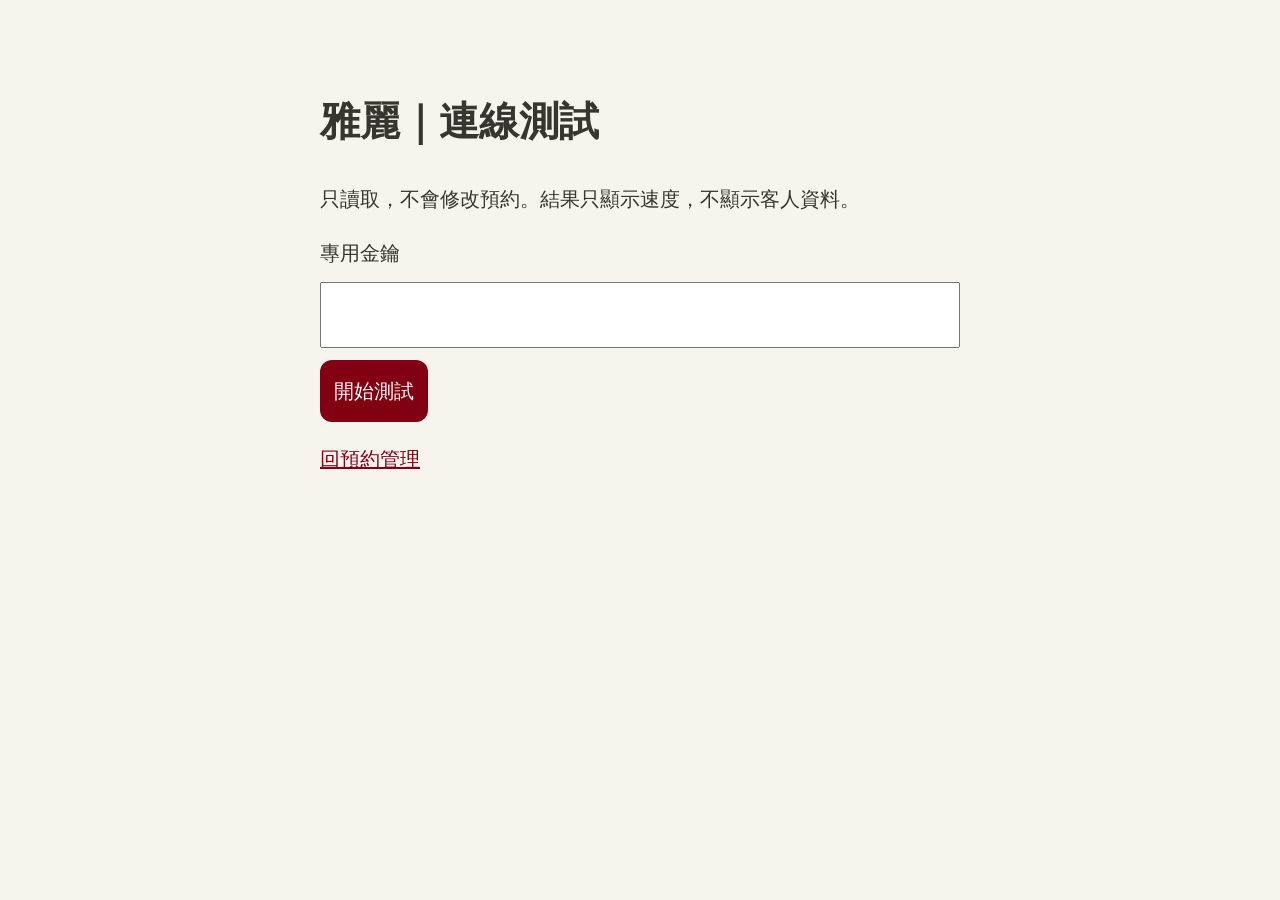
<file: 連線測試.html>
<!doctype html><html lang="zh-Hant"><head><meta charset="utf-8"><meta name="viewport" content="width=device-width,initial-scale=1"><meta name="referrer" content="no-referrer"><title>雅麗｜連線測試</title><script src="connection.js?v=9"></script><style>body{max-width:640px;margin:40px auto;padding:20px;background:#f7f4ee;color:#38342f;font:20px/1.7 system-ui}button,input{font:inherit;padding:14px;box-sizing:border-box;max-width:100%}button{background:#810112;color:white;border:0;border-radius:12px}input{width:100%;margin:12px 0}#result{white-space:pre-wrap}a{color:#810112}</style></head><body><h1>雅麗｜連線測試</h1><p>只讀取，不會修改預約。結果只顯示速度，不顯示客人資料。</p><label for="key">專用金鑰</label><input id="key" type="password" autocomplete="off" maxlength="64"><button id="run">開始測試</button><p id="result" role="status"></p><a href="index.html">回預約管理</a><script>
const keyInput=document.getElementById('key'), result=document.getElementById('result'), button=document.getElementById('run');
keyInput.value=YaliConnection.readKey();
button.onclick=async()=>{
 const key=keyInput.value.trim();
 if(!YaliConnection.validKey(key)){result.textContent='請用元家給的連結打開，或貼上完整金鑰。';return;}
 button.disabled=true;result.textContent='測試中…';const lines=[];
 try{
  for(const [name,fn,args] of [['只連線','apiPing',[]],['載入 14 天','apiDays',['',14]],['確認版本','apiPulse',[]]]){
   const start=performance.now();let timer;
   const r=await Promise.race([YaliConnection.call(key,fn,...args),new Promise((_,reject)=>{timer=setTimeout(()=>reject(new Error('連線等待超過 30 秒')),30000)})]).finally(()=>clearTimeout(timer));
   if(!r?.ok) throw new Error(r?.code==='FORBIDDEN'?'金鑰不符，請用元家給的連結打開。':'連線未完成，請稍後再試。');
   lines.push(name+'：'+((performance.now()-start)/1000).toFixed(2)+' 秒');result.textContent=lines.join('\n');
  }
 }catch(e){result.textContent=lines.concat(e.message).join('\n');}finally{button.disabled=false;}
};
</script></body></html>
</file>
<file: line-links.css>
.line-link-top{display:flex;justify-content:space-between;align-items:center;gap:1rem;flex-wrap:wrap}.line-link-top h2{font-size:1.2rem;margin:.3rem 0}.line-link-top .eyebrow{margin:0}.line-link-row{padding:1rem 0;border-bottom:1px solid var(--line)}.line-last-text{white-space:pre-wrap;overflow-wrap:anywhere;line-height:1.65;margin:.4rem 0}.line-link-actions{display:flex;gap:.6rem;flex-wrap:wrap}#lineLinksPanel summary{padding:.8rem 0;cursor:pointer;font-weight:600}#lineLinksPanel details+details{border-top:1px solid var(--line)}.line-link-dialog{width:min(94vw,680px);max-height:90dvh;overflow:auto;border:1px solid var(--line);border-top:4px solid var(--gold);border-radius:1rem;padding:1.2rem;color:var(--ink);background:var(--paper);font-size:1.12rem}.line-link-dialog::backdrop{background:#29231e99}.line-link-dialog form>button{margin-top:1rem;width:100%}.line-create-source{padding:1rem;background:var(--gold-soft);border:1px solid var(--line);border-radius:.6rem;margin-bottom:1rem}.line-create-source label{margin-top:0}#lineDialogMessage{color:#8b2531;white-space:pre-wrap}body.access-locked #lineLinksPanel{display:none!important}

.line-links-compact{margin:0 0 .6rem;padding:0 .3rem;font-size:.92rem;color:var(--muted)}.line-links-compact summary{display:list-item;min-height:44px;line-height:1.6;padding:.55rem .2rem;cursor:pointer}.line-links-compact .line-link-list,.line-links-compact details>div{padding:.5rem .8rem 1rem;border:1px solid var(--line);border-radius:.6rem;background:var(--paper);font-size:1rem}.line-links-compact #lineLinksStatus:empty{display:none}#bookingRequests{background:var(--gold-soft);border-color:#cbb995}#bookingRequests summary{font-size:1.15rem;font-weight:600;cursor:pointer;padding:.3rem 0}.request-row{display:flex;align-items:center;justify-content:space-between;gap:1rem;padding:.8rem 0;border-top:1px solid var(--line)}.request-row p{margin:.2rem 0}.request-row button{flex:none}.pending-highlight{outline:3px solid var(--gold);outline-offset:3px}
.pending-request{align-items:start;flex-direction:column;padding:1rem 0;border-top:1px solid #d8c9a8}.pending-request p{margin:.35rem 0}.pending-actions,.push-actions{display:flex;gap:.55rem;flex-wrap:wrap}.pending-actions button{min-width:7rem}.pending-expired{color:#9b2532;font-weight:600}.push-settings{grid-column:1/-1;padding:.45rem 0}.push-settings .small{margin:.35rem 0}.push-actions button{font-size:.9rem;min-height:2.6rem}.push-settings[hidden],#bookingRequests[hidden]{display:none}
.push-status-line{display:flex;align-items:center;gap:.65rem}.push-status-line .push-settings-toggle{min-width:44px;min-height:44px;padding:.3rem .45rem;border:0;background:transparent;text-decoration:underline;font-size:.85rem;font-weight:400;color:var(--muted)}.push-options{padding:.75rem;margin:.25rem 0;border:1px solid var(--line);border-radius:.5rem;background:var(--paper)}.push-options>p{line-height:1.7;margin:.2rem 0 .8rem}
</file>
<file: send-feedback.css>
.send-processing{opacity:.55!important;pointer-events:none}.send-processing:before{content:'';display:inline-block;flex-shrink:0;width:1em;height:1em;border:2px solid currentColor;border-right-color:transparent;border-radius:50%;animation:yali-send-spin .8s linear infinite;margin-right:.45em}.send-feedback{font-size:1rem;line-height:1.65;overflow-wrap:anywhere}.send-feedback.error{color:#9b2532}.send-feedback.success{color:#287252}.send-feedback.busy{color:#756a5e}@keyframes yali-send-spin{to{transform:rotate(360deg)}}@media(prefers-reduced-motion:reduce){.send-processing:before{animation:none}}
.send-error{color:#9b2532!important}
</file>
<file: calendar.css>
/* Mom's own plans share the salon's paper, ink and large touch targets. */
.calendar-tools{display:flex;flex-wrap:wrap;gap:.5rem;margin-top:.9rem}.calendar-tools button{flex:1 1 150px;font-weight:500}.calendar-lunar{margin:.7rem 0 0;color:var(--muted)}
.event-lock{color:var(--accent);background:var(--accent-soft)}.event-reminder{color:var(--green);background:var(--green-soft)}.appointment.event .time{font-size:1.4rem}.appointment.event .customer{font-size:1.25rem}.calendar-summary{padding:.8rem 1rem;background:var(--gold-soft);border-left:3px solid #b4a075;border-radius:.35rem;line-height:1.7;margin:.9rem 0;overflow-wrap:anywhere}
.calendar-form{min-width:0}.calendar-form .calendar-pair{display:grid;grid-template-columns:1fr 1fr;gap:.75rem}.calendar-form fieldset{border:0;padding:0;margin:.9rem 0;min-width:0}.calendar-form legend{font-weight:600;margin-bottom:.4rem}.calendar-form .check-option{display:flex;align-items:center;gap:.7rem;min-height:3rem;padding:.65rem .7rem;margin:.4rem 0;border:1px solid var(--line);border-radius:.5rem;background:var(--paper);font-weight:500}.calendar-form .check-option input{flex:none}.calendar-shortcuts{display:flex;gap:.4rem;flex-wrap:wrap;margin:.5rem 0}.calendar-shortcuts button{min-height:2.7rem;padding:.4rem .7rem;font-size:.94rem;font-weight:500}.calendar-form .weekday-row label{margin:0;gap:.3rem;min-height:3rem}.calendar-lunar-days{display:grid;grid-template-columns:repeat(5,minmax(0,1fr));gap:.35rem}.calendar-lunar-days .check-option{flex-direction:column;gap:.25rem;padding:.45rem .1rem;text-align:center;font-size:.88rem;margin:0}.calendar-form [hidden]{display:none!important}.calendar-skipped{margin-top:1rem;border-top:1px solid var(--line);padding-top:.8rem}.calendar-skipped-row{display:flex;justify-content:space-between;gap:.7rem;align-items:center;padding:.4rem 0}.calendar-clashes{padding-left:1.4rem;line-height:1.85}.calendar-event-list button{width:100%;justify-content:space-between;text-align:left;white-space:normal;font-weight:500;gap:.65rem;margin:.5rem 0}.calendar-event-list strong{display:block;font-size:1.15rem}.calendar-event-list small{display:block;font-size:.9rem;color:var(--muted);line-height:1.6}.calendar-receipt{padding:1rem;border:1px solid #c8dccc;background:var(--green-soft);border-radius:.5rem;line-height:1.8}.calendar-loading{text-align:center;padding:1.5rem .5rem;color:var(--muted)}
@media(max-width:430px){.calendar-form .calendar-pair{gap:.45rem}.calendar-tools button{flex-basis:44%;padding:.6rem .4rem;font-size:.95rem}.calendar-tools button:last-child{flex-basis:100%}.calendar-form input[type=date],.calendar-form input[type=time]{min-width:0;max-width:100%;padding:.6rem .35rem}.calendar-lunar-days{grid-template-columns:repeat(5,minmax(0,1fr))}}
</file>
<file: month.css>
/* Monthly overview follows the established paper, warm ink and large controls. */
.day-tabs{grid-template-columns:repeat(4,minmax(0,1fr))}.day-tabs .active:hover{background:#44413b}.calendar-day-controls[hidden],#monthView[hidden]{display:none!important}.month-active #appointments,.month-active .wrap>.section-title,.month-active #debug,.month-active #autoStatus{display:none!important}
#monthView{padding-top:.4rem;min-width:0}.month-heading{display:flex;justify-content:space-between;align-items:center;gap:.6rem;margin:.5rem 0 1rem}.month-eyebrow{font:500 .62rem Georgia,serif;letter-spacing:.17em;color:#95836b}.month-heading h2{font-size:1.45rem;margin:.25rem 0 0;font-weight:600}.month-heading button{font-size:.9rem;font-weight:500}.month-navigation{display:flex;align-items:center;justify-content:space-between;gap:.3rem}.month-navigation button{font-size:.95rem;padding:.6rem .75rem}.month-navigation p{text-align:center;margin:0}.month-status{font-size:.85rem;line-height:1.7;color:var(--muted);min-height:1.5rem;margin:.9rem 0}.month-summary{display:flex;flex-wrap:wrap;gap:1rem;font-size:.9rem;color:var(--muted);border-top:1px solid var(--line);padding:.7rem 0}.month-summary strong{color:var(--ink);font-weight:600}.month-weekdays,.month-cells{display:grid;grid-template-columns:repeat(7,minmax(0,1fr));gap:4px}.month-weekdays{text-align:center;font-size:.9rem;color:var(--muted);padding:.4rem 0 .65rem}.month-day{display:flex;flex-direction:column;justify-content:flex-start;align-items:stretch;gap:3px;min-width:0;min-height:138px;padding:.55rem .25rem;text-align:left;border:1px solid #e8e3d8;border-radius:.4rem;background:#fffefa;font-weight:500;overflow-wrap:anywhere;line-height:1.4}.month-day.some{background:#f5f2e9}.month-day.busy{background:#e9e2d2}.month-day.closed{background:#e9e8e4;border-color:#d2d0c8}.month-day.is-past{color:#716d65}.month-day.is-past .month-date{color:#716d65}.month-day.is-today{border:2px solid #8b1b2c;padding:calc(.55rem - 1px) calc(.25rem - 1px)}.month-day:hover{background:#eee8db}.month-date{font-size:1.3rem;line-height:1.3;font-weight:650;color:#403b35;display:flex;align-items:center;gap:3px}.month-today-dot{width:5px;height:5px;border-radius:50%;background:#8b1b2c;flex-shrink:0}.month-lunar{font-size:.65rem;line-height:1.4;color:#7b7162;min-height:1rem;letter-spacing:0}.month-lunar.new-lunar-month{font-size:.61rem;color:#8b1b2c}.month-customers{font-size:1.16rem;line-height:1.35;font-weight:650;color:#4b4438;margin:.18rem 0}.month-customers span{font-size:.75rem;font-weight:500}.month-pending{font-size:.68rem;color:#8c2030;font-weight:650}.month-closed{font-size:.65rem;font-weight:600;color:#56554f;white-space:normal}.month-event{font-size:.73rem;line-height:1.4;color:#735c35;display:-webkit-box;-webkit-line-clamp:2;-webkit-box-orient:vertical;overflow:hidden}.month-event.reminder{color:#697f74}.month-more{font-size:.65rem;color:var(--muted)}.month-legend{display:flex;gap:.8rem;flex-wrap:wrap;font-size:.75rem;border-top:1px solid var(--line);padding-top:.8rem}.month-loading{min-height:240px;display:flex;gap:.6rem;align-items:center;justify-content:center;line-height:1.7;color:var(--muted)}.month-loading .send-processing{pointer-events:none}.month-blank{min-height:138px}
@media(max-width:600px){.day-tabs{gap:.35rem}.day-tabs button{padding:.65rem .1rem;font-size:1rem;min-height:3rem}.month-heading h2{font-size:1.25rem}.month-heading button{padding:.55rem .7rem;font-size:.85rem}.month-navigation p{display:none}.month-navigation button{flex:1}.month-navigation{gap:.6rem}.month-weekdays,.month-cells{gap:3px}.month-day,.month-blank{min-height:130px}.month-day{padding:.4rem .15rem;gap:2px}.month-day.is-today{padding:calc(.4rem - 1px) calc(.15rem - 1px)}.month-date{font-size:1.22rem}.month-lunar{font-size:.61rem;min-height:1.7rem}.month-lunar.new-lunar-month{font-size:.6rem}.month-customers{font-size:1.1rem;margin:.05rem 0}.month-customers span{font-size:.67rem}.month-pending,.month-closed{font-size:.6rem}.month-event{font-size:.65rem}.month-more{font-size:.6rem}}

@media(max-width:600px){.wrap>.month-panel{padding-left:.35rem;padding-right:.35rem}.month-closed{white-space:nowrap;font-size:.55rem}.month-lunar.new-lunar-month{font-size:.5rem}}
</file>
<file: customer-edit.css>
.customer-line{display:flex;align-items:center;justify-content:space-between;gap:.6rem;flex-wrap:wrap}.customer-edit-button{font-size:.88rem;font-weight:500;min-height:3rem;padding:.5rem .7rem;background:#f8f6ef;border-color:#dcd4c7}.customer-duplicate{line-height:1.85;overflow-wrap:anywhere}#customerEditForm .small{margin:.4rem 0 .8rem}#customerEditForm input{font-size:1rem}#bookingRequests .customer-edit-button{margin:.4rem 0;font-size:.85rem}
</file>
<file: poster.css>
@page{size:420mm 600mm;margin:0}
:root{--wine:#810112;--gold:#b39a63;--ink:#45382f;--muted:#9a8b74;--serif:'Noto Serif TC','PMingLiU','新細明體',serif;--sans:'Microsoft JhengHei','Noto Sans TC',sans-serif}
*{box-sizing:border-box}html,body{margin:0;min-height:100%;font-family:var(--sans);color:var(--ink);background:#eae7df}button{font:inherit;cursor:pointer;border:1px solid #cfc5b4;background:#fffcf5;color:#6e5141;padding:11px 15px;border-radius:8px;font-size:13px}button:hover{background:#f3e9d9}button:focus-visible{outline:3px solid #b29a68;outline-offset:3px}button:disabled{opacity:.4;cursor:not-allowed}#print{background:var(--wine);color:#fff;border-color:var(--wine)}.toolbar{display:flex;gap:20px;justify-content:space-between;align-items:center;max-width:1120px;margin:auto;padding:20px 24px}.toolbar strong{font-size:16px;letter-spacing:2px}.toolbar small{display:block;color:#8f8172;font-size:11px;margin-top:6px}.tools{display:flex;gap:8px}.notice,.warning{margin:0 auto 15px;max-width:1072px;font-size:12px;line-height:1.8;color:#796c59;background:#fffcf1;border:1px solid #d6cbb5;padding:10px 16px;border-radius:8px}.notice.error,.warning{background:#fff0e7;color:#8e442c;border-color:#e0b79f}.preview{display:flex;justify-content:center;padding:8px 22px 28px;overflow:hidden}.stage{position:relative;flex:none;box-shadow:0 16px 50px #473e301e}.poster{position:absolute;left:0;top:0;transform-origin:0 0;width:420mm;height:600mm;background:#fcf8ee;color:var(--ink);overflow:hidden;print-color-adjust:exact;-webkit-print-color-adjust:exact;padding:20mm 24mm 17mm;display:flex;flex-direction:column}.poster:before{position:absolute;content:'';inset:0;pointer-events:none;opacity:.12;background-image:url("data:image/svg+xml,%3Csvg xmlns='http://www.w3.org/2000/svg' width='150' height='150'%3E%3Cfilter id='paper'%3E%3CfeTurbulence type='fractalNoise' baseFrequency='.6' numOctaves='3' stitchTiles='stitch'/%3E%3C/filter%3E%3Crect width='100%25' height='100%25' filter='url(%23paper)' opacity='.33'/%3E%3C/svg%3E")}.ribbons{position:absolute;inset:0;width:100%;height:100%;pointer-events:none}.inner-frame{position:absolute;inset:9mm;border:0.2mm solid #c5ae7b73;pointer-events:none}.top-kicker{position:relative;align-self:center;font:2.7mm var(--sans);letter-spacing:1mm;color:var(--muted);margin-top:1mm}.poster-heading{position:relative;display:flex;justify-content:center;align-items:center;gap:18mm;margin:9mm 0 11mm;min-height:79mm}.poster-heading img{width:72mm;height:72mm;object-fit:contain;flex:none}.brand-copy{text-align:center;min-width:160mm}.brand-name{font:500 6mm var(--serif);letter-spacing:1.3mm;margin:0 0 5mm;color:#745444}h1{font:400 15.5mm/1.35 var(--serif);letter-spacing:5mm;margin:0 0 2mm;padding-left:5mm;color:var(--wine)}.subtitle{font:3.3mm Georgia,serif;letter-spacing:2mm;margin:3mm 0 0;padding-left:2mm;color:#9a8053}.heading-rule{display:block;width:27mm;height:.3mm;background:var(--gold);margin:6mm auto 5mm}.tagline{font:3.5mm var(--serif);letter-spacing:1mm;margin:0;color:#8f7d64}.section-divider{display:flex;align-items:center;gap:4mm;position:relative;margin:0 0 12mm}.section-divider span{height:.2mm;background:#d2bf97;flex:1}.section-divider i{font-style:normal;color:#b8a06d;font-size:4mm}.menu-columns{position:relative;display:grid;grid-template-columns:1fr .2mm 1fr;gap:15mm;flex:1;min-height:0}.center-rule{background:linear-gradient(transparent,#decfae 8%,#decfae 90%,transparent)}.menu-column{display:flex;flex-direction:column;justify-content:space-between;gap:9mm;min-width:0}.category{break-inside:avoid;min-width:0}.category-heading{display:flex;align-items:baseline;gap:3mm;margin:0 0 5mm;color:var(--wine)}.category-index{font:italic 3.3mm Georgia,serif;color:#b59b6c;min-width:6mm}.category-name{font:500 6.8mm/1.4 var(--serif);letter-spacing:1.4mm;margin:0;flex:none}.category-line{height:.2mm;flex:1;background:#d2bd935e;margin-left:2mm}.items{display:flex;flex-direction:column;gap:0}.item{padding:3.2mm 0 3.5mm;border-bottom:.16mm solid #d6c7aa5c;break-inside:avoid;min-width:0}.item:last-child{border-bottom:0}.item-main{display:flex;gap:4mm;align-items:baseline;justify-content:space-between;min-width:0}.item-name{font:400 4.6mm/1.65 var(--sans);letter-spacing:.15mm;overflow-wrap:anywhere;min-width:0;flex:1}.item-price{font:400 6.2mm/1.3 Georgia,var(--serif);color:var(--wine);text-align:right;flex:none;max-width:63mm;overflow-wrap:anywhere;white-space:normal;letter-spacing:.1mm}.item-price.long{font-size:4.8mm;max-width:65mm}.item-note{font:3.2mm/1.6 var(--sans);color:#9c8b73;margin:1mm 0 0;overflow-wrap:anywhere}.poster-footer{position:relative;text-align:center;margin-top:14mm;padding:3mm 0 0;flex:none}.footer-flower{display:block;color:#ba9c63;font-size:4mm;line-height:1;margin:0 0 4mm}.poster-footer p{font:3.6mm var(--serif);letter-spacing:1mm;color:#8e7961;margin:0 0 4mm}.poster-footer small{font:2.7mm Georgia,serif;letter-spacing:1.2mm;color:#b29970}.sample-stamp{position:absolute;right:17mm;bottom:12mm;border:.25mm solid #b28065;color:#a16e55;font-size:3.2mm;padding:2mm 3mm;letter-spacing:.4mm;background:#fff8ebd9}.instructions{text-align:center;font-size:11px;color:#8b7d6c;line-height:1.9;max-width:950px;padding:0 24px 30px;margin:auto}body.preview-only{background:transparent}body.preview-only .toolbar,body.preview-only .notice:not(.error),body.preview-only .instructions{display:none}body.preview-only .preview{padding:0}body.preview-only .stage{box-shadow:none}body.preview-only .warning{border-radius:0;margin:0}body.loading .poster{opacity:.3}body.failed .poster{visibility:hidden}.warning[hidden],.sample-stamp[hidden]{display:none}
.category-name{font-size:7.6mm}.item-name{font-size:5.3mm;line-height:1.5}.item-price{font-size:7mm}.item-note{font-size:3.6mm}
@media(max-width:650px){.toolbar{padding:15px;display:block}.tools{margin-top:14px;flex-wrap:wrap}.tools button{padding:9px 12px;font-size:12px}.notice,.warning{margin:0 15px 12px}.preview{padding:3px 12px 22px}.instructions{font-size:10px}}
@media print{html,body{width:420mm!important;height:600mm!important;min-height:0!important;margin:0!important;padding:0!important;background:#fcf8ee!important}.toolbar,.notice,.warning,.instructions{display:none!important}.preview{display:block!important;margin:0!important;padding:0!important;width:420mm!important;height:600mm!important;overflow:visible!important}.stage{width:420mm!important;height:600mm!important;box-shadow:none!important;position:static!important}.poster{position:relative!important;transform:none!important;margin:0!important;width:420mm!important;height:600mm!important;break-inside:avoid;page-break-inside:avoid}body.failed .poster,body.loading .poster{display:none!important}}
</file>
<file: editorial-v3.css>
/* Light salon direction; 9 mm item names remain fixed for print readability. */
:root{--wine:#810112;--ink:#343230;--muted:#89827b;--gold:#b1a58e}
.poster{padding:16mm 19mm 13mm;background:#fbfaf7;color:var(--ink)}.poster:before{opacity:.055}.ribbons{opacity:.2}.ribbons path:last-child{display:none}.inner-frame,.top-kicker{display:none}.poster:after{content:'';position:absolute;inset:0;pointer-events:none;background:radial-gradient(ellipse 60% 20% at 100% 0,#e6e2db66,transparent 85%),radial-gradient(ellipse 60% 25% at 0 100%,#e6e2db44,transparent 85%)}
.poster-heading{height:98mm;min-height:98mm;flex:none;margin:0 0 5mm;justify-content:space-between;align-items:center;gap:12mm;padding:0 12mm 4mm 4mm;border-left:.25mm solid #bbb6ab;position:relative}.brand-copy{text-align:left;min-width:0;position:relative;z-index:2;padding-left:7mm}.brand-name{color:#6c655e;font:400 6.7mm/1.5 var(--sans);letter-spacing:1.4mm;margin:0 0 6mm}h1{color:#393431;font:400 30mm/1.1 'Brush Script MT','Segoe Script',cursive;letter-spacing:0;padding:0;margin:0 0 4mm;white-space:nowrap}.subtitle{font:600 10mm/1.4 var(--sans);letter-spacing:2mm;color:#3a3733;margin:0;padding:0}.tagline{display:block;font:3mm Georgia,serif;letter-spacing:1.2mm;margin:5mm 0 0;color:#9c9286}.poster-heading img{position:relative;z-index:2;width:64mm;height:64mm;object-fit:contain;align-self:flex-start;margin-top:3mm;flex:none}.hair-art{position:absolute;right:55mm;bottom:-1mm;width:91mm;height:78mm;stroke:#9e9688;stroke-width:1.4;stroke-linecap:round;stroke-linejoin:round;fill:none;opacity:.25;pointer-events:none}.section-divider{display:flex;position:relative;align-items:center;margin:0 0 12mm;gap:6mm;z-index:1;flex:none}.section-divider span{height:.25mm;background:#c7c0b4;flex:1}.section-divider small{font:2.8mm Georgia,serif;letter-spacing:1.15mm;color:#94897b}.menu-columns{z-index:1;grid-template-columns:1fr .2mm 1fr;gap:11mm}.center-rule{background:linear-gradient(transparent,#c8c0b34d 10%,#c8c0b34d 90%,transparent)}.menu-column{gap:5mm;justify-content:space-between}.category{position:relative;flex:none}.category-heading{min-height:15mm;margin:0 0 3mm;padding-bottom:2mm;border-bottom:.3mm solid #aaa298;gap:3mm;align-items:baseline}.category-index{font:italic 4.5mm Georgia,serif;color:#9e9484;min-width:7mm}.category-name{font:600 10.5mm/1.3 var(--sans);letter-spacing:1mm;color:#393632}.category-line{display:none}.item{padding:1.7mm 0 1.8mm;border:0}.item-main{gap:4mm;align-items:baseline}.item-name{font:400 9mm/1.32 var(--sans);letter-spacing:0;color:#363430}.item-price{font:500 9.3mm/1.3 var(--sans);letter-spacing:-.2mm;color:#363430;max-width:60mm}.item-price.long{font-size:8mm;max-width:62mm}.item-note{font:400 5.4mm/1.45 var(--sans);color:#81786c;margin:1mm 0 0}.poster-footer{position:relative;z-index:1;display:flex;align-items:center;justify-content:space-between;border-top:.3mm solid #aaa298;min-height:16mm;margin-top:9mm;padding:5mm 0 0}.poster-footer p{margin:0;color:#6b6258;font:400 5.3mm var(--serif);letter-spacing:.4mm}.poster-footer small{color:#a0988b;font:2.8mm Georgia,serif;letter-spacing:1mm}.poster-footer:after{display:none}.sample-stamp{bottom:5mm;right:19mm;font-size:3mm}
@media print{html,body{background:#fbfaf7!important}}
</file>
